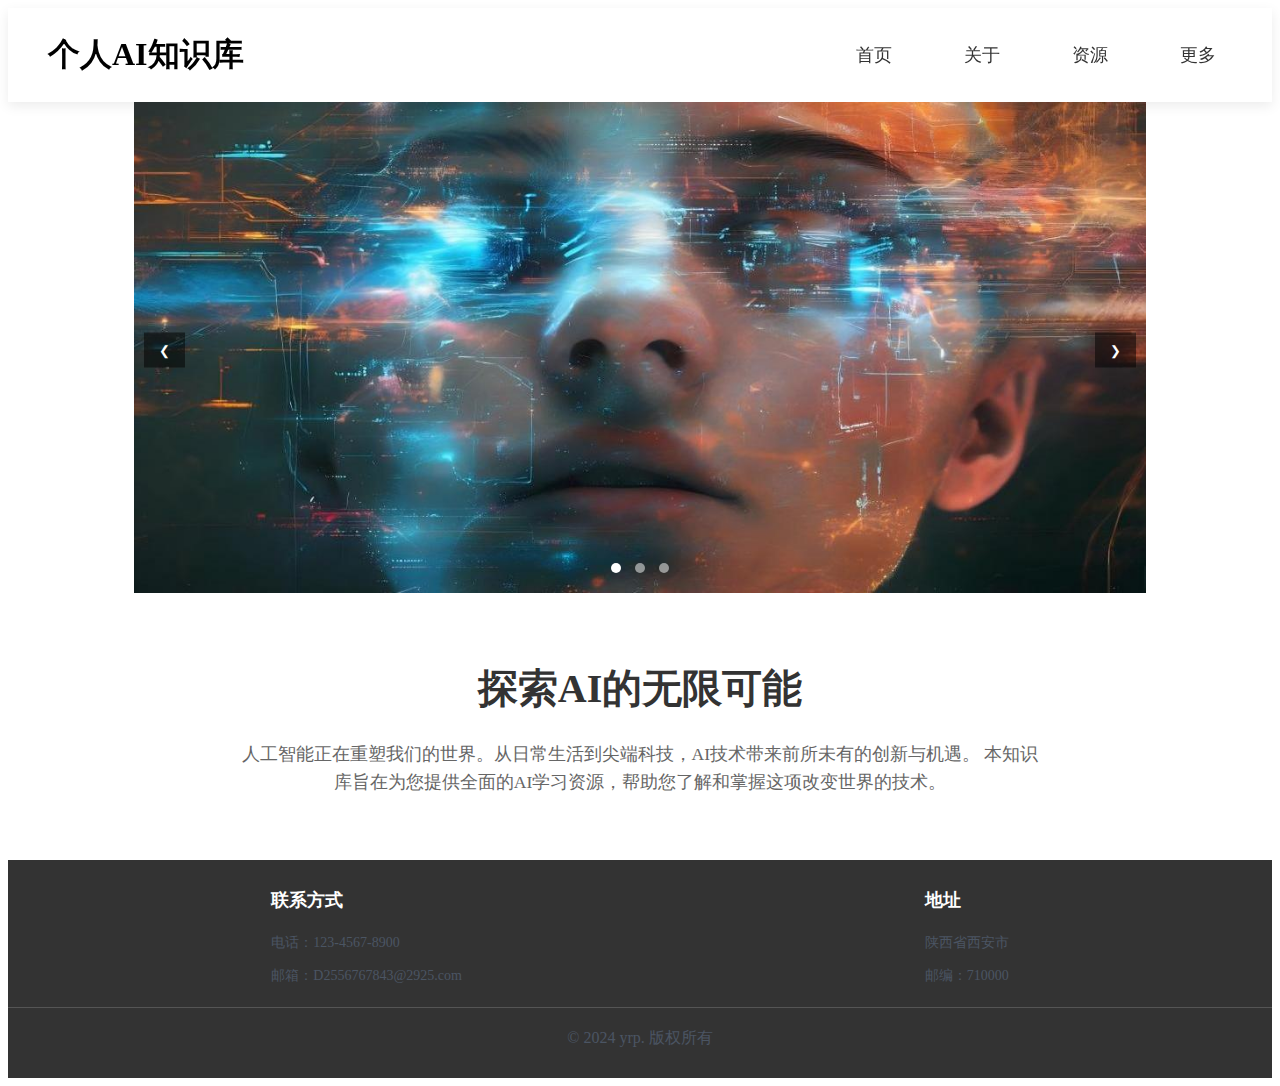
<file: index.html>
<!doctype html>
<html>
<head>
<meta charset="utf-8">
<title>首页</title>
<script src="https://cdn.staticfile.net/twitter-bootstrap/5.1.1/js/bootstrap.min.js"></script>
<link rel="stylesheet" href="layout.css">
<script src="js.js">
</script>
</head>

<body>
<header class="nav-area">
    <nav>
        <div class="logo">个人AI知识库</div>
        <ul class="nav-links">
            <li><a href="index.html" target="content">首页</a></li>
            <li><a href="index02.html">关于</a></li>
            <li><a href="index03.html">资源</a></li>
            <li><a href="index04.html">更多</a></li>
        </ul>
    </nav>
</header>

 <section class="hero-section">
        <div class="hero-slider">
            <!-- 添加轮播图容器 -->
            <div class="slider-container">
                <div class="slide">
                    <img src="images/0101.jpg" alt="AI技术展示">
                </div>
                <div class="slide">
                    <img src="images/0102.jpg" alt="机器学习应用">
                </div>
                <div class="slide">
                    <img src="images/0103.jpg" alt="深度学习示例">
                </div>
            </div>
            <!-- 添加导航按钮 -->
            <button class="slider-btn prev">&#10094;</button>
            <button class="slider-btn next">&#10095;</button>
            <!-- 添加指示点 -->
            <div class="slider-dots">
                <span class="dot active"></span>
                <span class="dot"></span>
                <span class="dot"></span>
            </div>
        </div>
    </section>

<section class="intro-section">
    <h1>探索AI的无限可能</h1>
    <p>人工智能正在重塑我们的世界。从日常生活到尖端科技，AI技术带来前所未有的创新与机遇。
       本知识库旨在为您提供全面的AI学习资源，帮助您了解和掌握这项改变世界的技术。</p>
</section>

<footer style="background-color: #333; color: white; padding: 10px 0; margin-top: 10px;">
    <div style="max-width: 1200px; margin: 0 auto; display: flex; justify-content: space-around;">
        <!-- 联系方式 -->
        <div class="footer-section">
            <h3>联系方式</h3>
            <p>电话：123-4567-8900</p>
            <p>邮箱：D2556767843@2925.com</p>
        </div>

        <!-- 地址信息 -->
        <div class="footer-section">
            <h3>地址</h3>
            <p>陕西省西安市</p>
            <p>邮编：710000</p>
        </div>
    </div>

    <!-- 版权信息 -->
    <div style="text-align: center; margin-top: 10px; padding-top: 0px; border-top: 1px solid #555;">
        <p>© 2024 yrp. 版权所有</p>
    </div>
</footer>
</body>
</html>
</file>
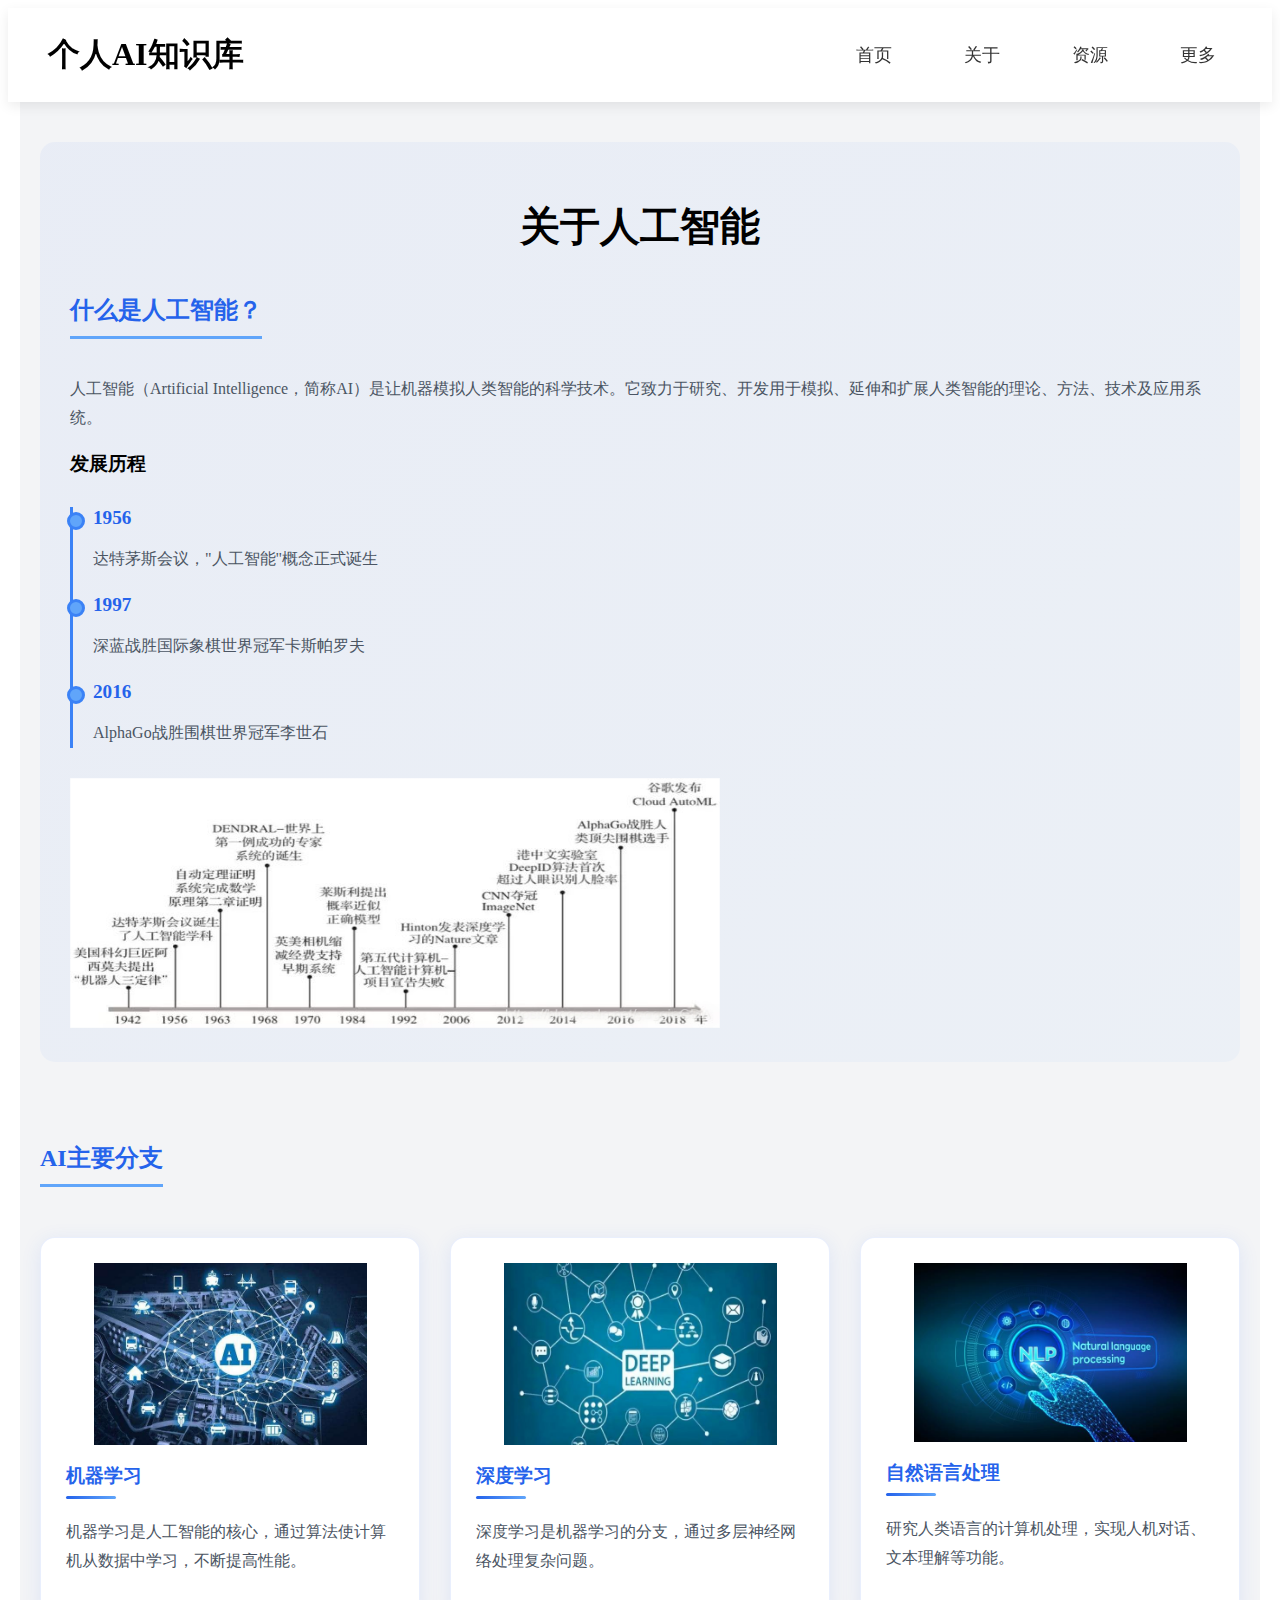
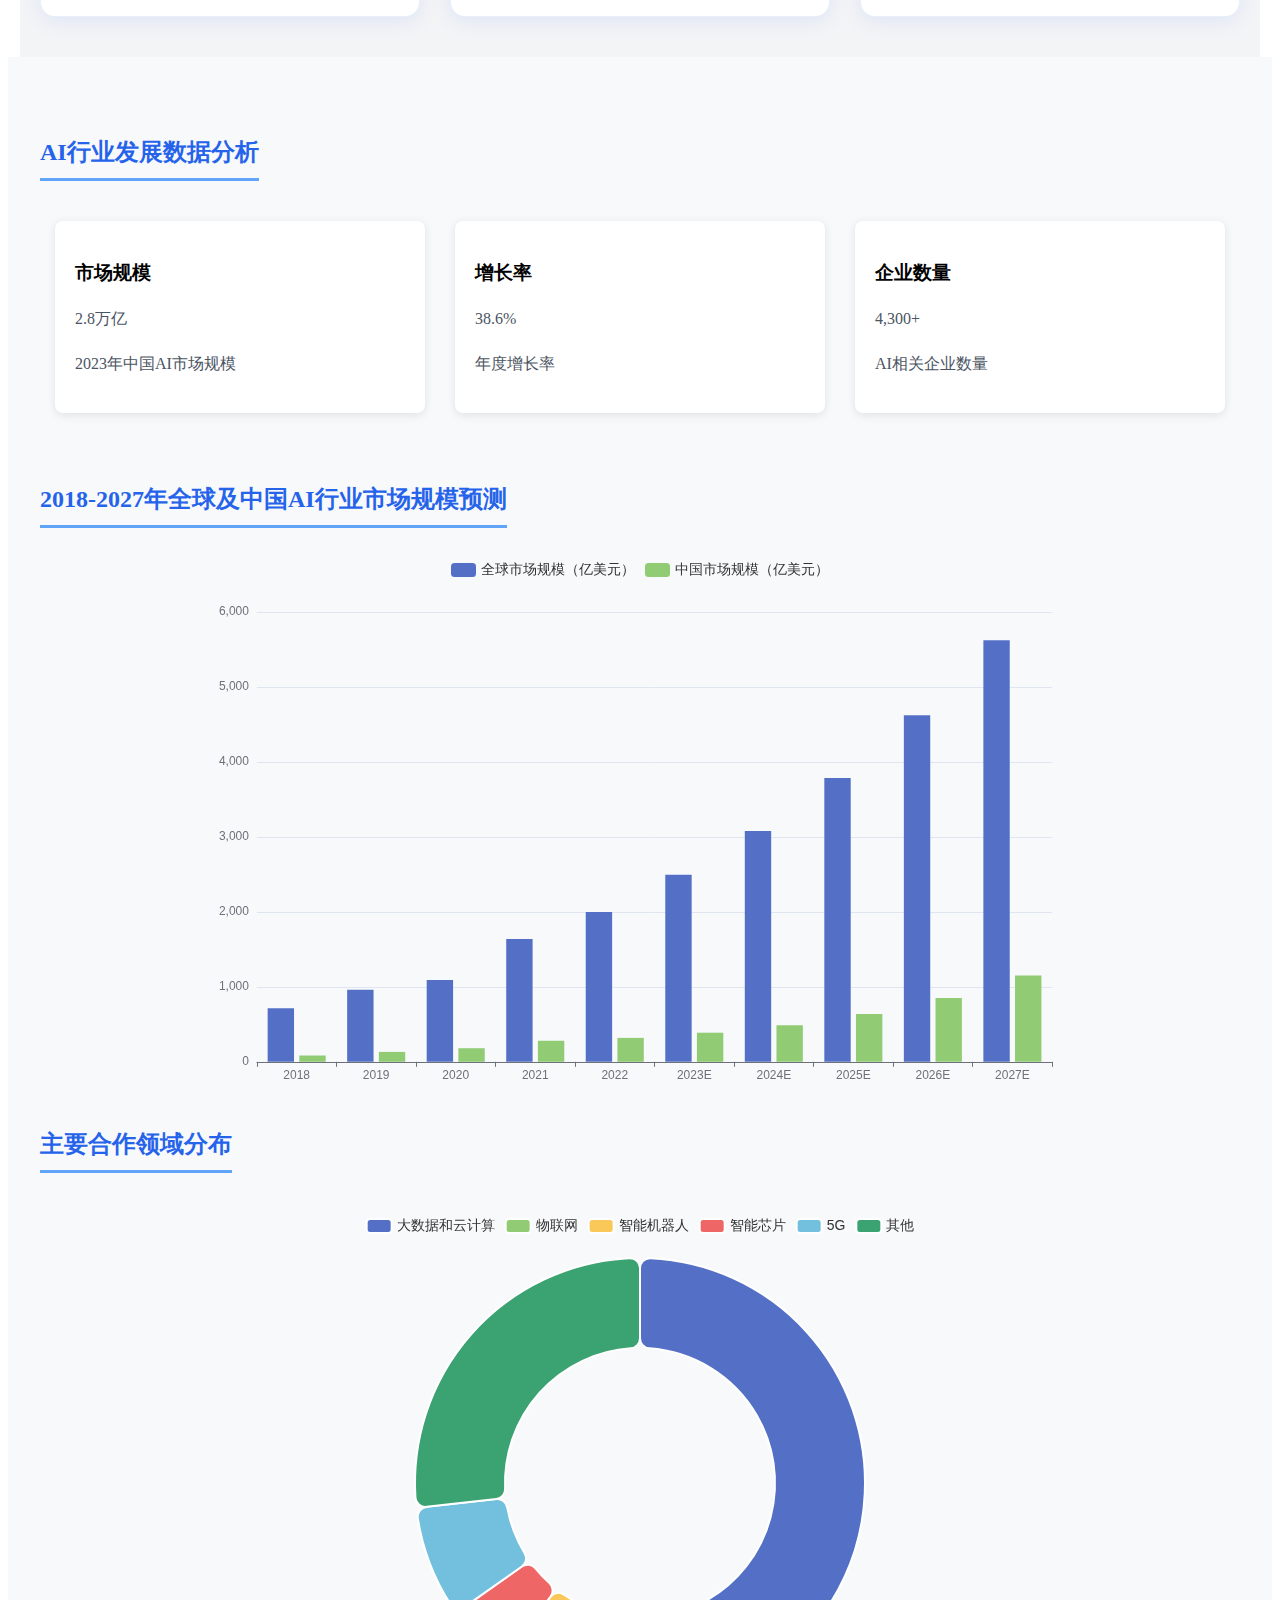
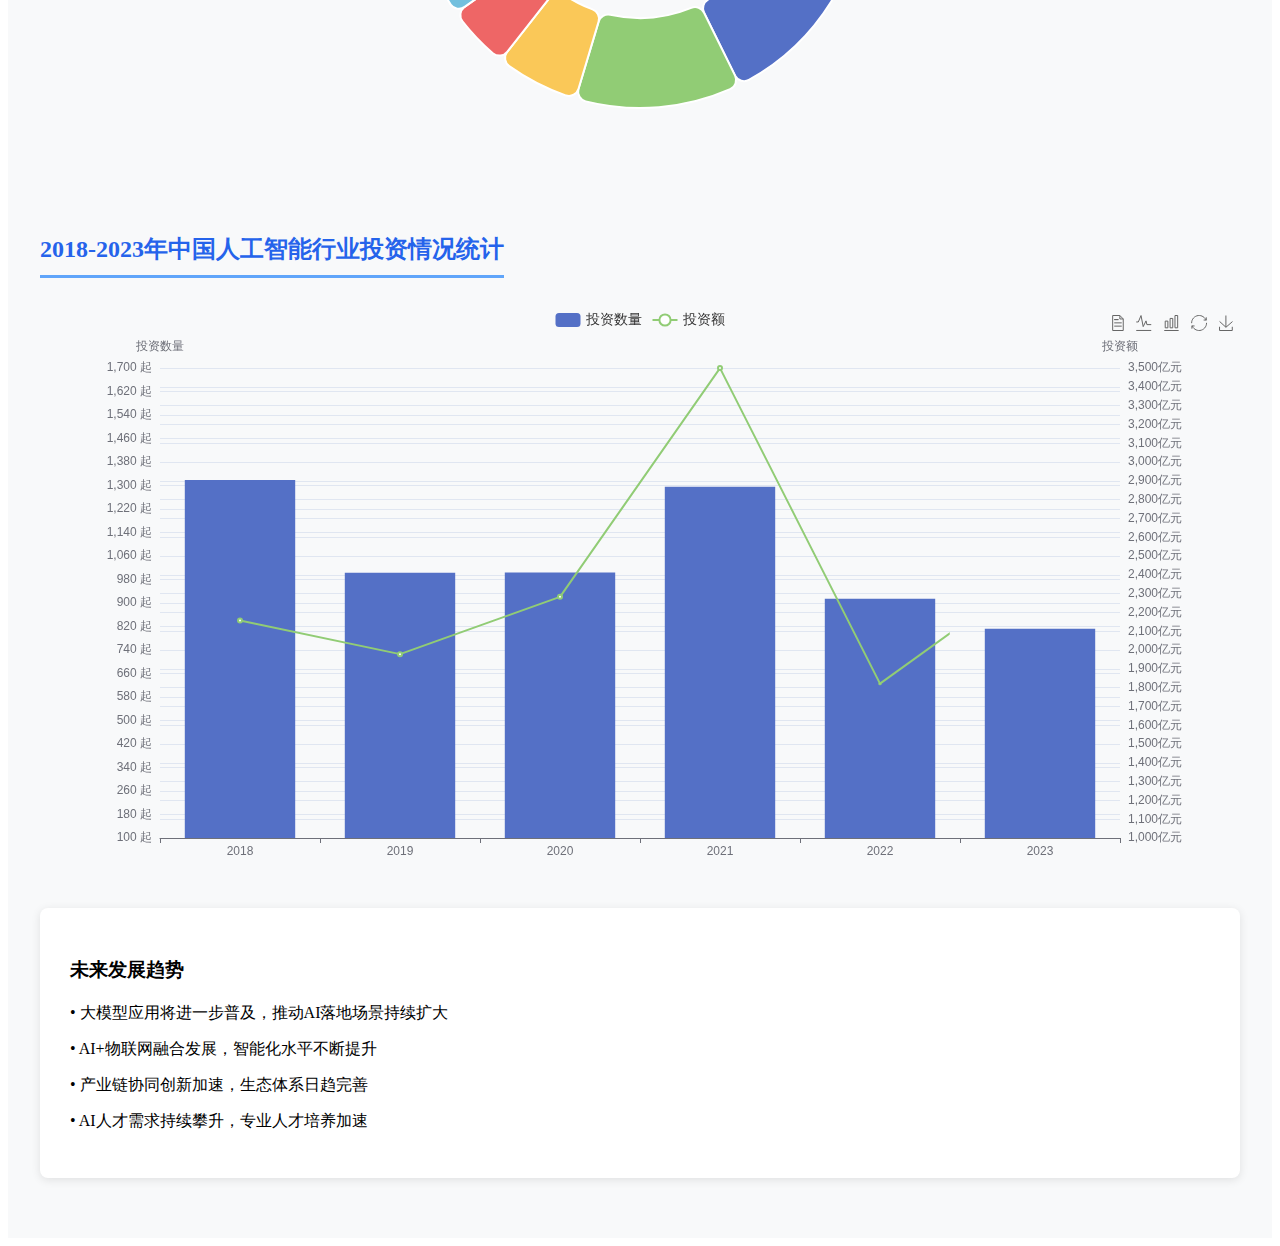
<file: index02.html>
<!doctype html>
<html>
<head>
<meta charset="utf-8">
<title>关于</title>
<link rel="stylesheet" href="layout.css">
<script src="https://cdn.staticfile.net/twitter-bootstrap/5.1.1/js/bootstrap.min.js"></script>
<script arc="https://cdn.staticfile.net/react/18.2.0/cjs/react-jsx-dev-runtime.development.js"></script>
<script type="text/javascript" src="echarts.js"></script>
</head>

<body>
<header class="nav-area">
    <nav>
        <div class="logo">个人AI知识库</div>
        <ul class="nav-links">
            <li><a href="index.html">首页</a></li>
            <li><a href="index02.html">关于</a></li>
            <li><a href="index03.html">资源</a></li>
            <li><a href="index04.html">更多</a></li>
        </ul>
    </nav>
</header>
<section class="about-ai">
    <div class="ai-intro">
        <h1>关于人工智能</h1>
        <div class="intro-content">
            <div class="intro-text">
                <h2>什么是人工智能？</h2>
                <p>人工智能（Artificial Intelligence，简称AI）是让机器模拟人类智能的科学技术。它致力于研究、开发用于模拟、延伸和扩展人类智能的理论、方法、技术及应用系统。</p>
                
                <h3>发展历程</h3>
                <div class="timeline">
                    <div class="timeline-item">
                        <span class="year">1956</span>
                        <p>达特茅斯会议，"人工智能"概念正式诞生</p>
                    </div>
                    <div class="timeline-item">
                        <span class="year">1997</span>
                        <p>深蓝战胜国际象棋世界冠军卡斯帕罗夫</p>
                    </div>
                    <div class="timeline-item">
                        <span class="year">2016</span>
                        <p>AlphaGo战胜围棋世界冠军李世石</p>
                    </div>
                </div>
            </div>
            <div class="intro-image">
                <img src="images/0201.png" alt="AI概览图" width="650px" height="250px">
            </div>
        </div>
    </div>

    <div class="ai-branches">
		<h2>AI主要分支</h2>
        <div class="branch-cards">
            <div class="branch-card">
                <img src="images/0202.jpg" alt="机器学习" width="273px">
                <h3>机器学习</h3>
                <p>机器学习是人工智能的核心，通过算法使计算机从数据中学习，不断提高性能。</p>
            </div>
            <div class="branch-card">
                <img src="images/0203.jpg" alt="深度学习" width="273px">
                <h3>深度学习</h3>
                <p>深度学习是机器学习的分支，通过多层神经网络处理复杂问题。</p>
            </div>
            <div class="branch-card">
                <img src="images/0204.jpg" alt="自然语言处理" width="273px">
                <h3>自然语言处理</h3>
                <p>研究人类语言的计算机处理，实现人机对话、文本理解等功能。</p>
            </div>
        </div>
    </div>
</section>
<!-- AI行业数据分析部分 -->
<section style="padding: 60px 0; background-color: #f8f9fa;">
    <div style="max-width: 1200px; margin: 0 auto;">
        <h2 style="text-align: center; margin-bottom: 40px;">AI行业发展数据分析</h2>
        
        <!-- 数据概览卡片 -->
        <div style="display: flex; justify-content: space-between; margin-bottom: 50px;">
            <div style="flex: 1; margin: 0 15px; padding: 20px; background: white; border-radius: 8px; box-shadow: 0 2px 10px rgba(0,0,0,0.1);">
                <h3>市场规模</h3>
                <p class="number">2.8万亿</p>
                <p>2023年中国AI市场规模</p>
            </div>
            <div style="flex: 1; margin: 0 15px; padding: 20px; background: white; border-radius: 8px; box-shadow: 0 2px 10px rgba(0,0,0,0.1);">
                <h3>增长率</h3>
                <p class="number">38.6%</p>
                <p>年度增长率</p>
            </div>
            <div style="flex: 1; margin: 0 15px; padding: 20px; background: white; border-radius: 8px; box-shadow: 0 2px 10px rgba(0,0,0,0.1);">
                <h3>企业数量</h3>
                <p class="number">4,300+</p>
                <p>AI相关企业数量</p>
            </div>
        </div>

	<h2 style="text-align: center; margin-bottom: 30px;">2018-2027年全球及中国AI行业市场规模预测</h2>
	<div id="contain1" style="width: 70vw; height: 60vh; margin: 0 auto;"></div>
			<script type="text/javascript">
				var dom = document.getElementById('contain1');
				var myChart = echarts.init(dom, null, {
				  renderer: 'canvas',
				  useDirtyRect: false
				});
				var app = {};

				var option;

				option = {
			  tooltip: {
				trigger: 'axis',
				axisPointer: {
				  type: 'shadow'
				}
			  },
			  legend: {
				textStyle: {
				  fontSize: 14
				}
			  },
			  grid: {
				 left: '3%',
			  right: '4%',
			  bottom: '3%',
			  top: '10%', 
			  containLabel: true,
			  width: 'auto',
			  height: 'auto'
			  },
			  xAxis: [
				{
				  type: 'category',
				  data: ['2018', '2019', '2020', '2021', '2022', '2023E', '2024E','2025E','2026E','2027E']
				}
			  ],
			  yAxis: [
				{
				  type: 'value'
				}
			  ],
			  series: [
				{
				  name: '全球市场规模（亿美元）',
				  type: 'bar',
				  emphasis: {
					focus: 'series'
				  },
				  data: [713,960, 1092, 1638, 1997, 2496, 3080, 3786,4623,5624]
				},
				{
				  name: '中国市场规模（亿美元）',
				  type: 'bar',
				  stack: 'Ad',
				  emphasis: {
					focus: 'series'
				  },
				  data: [84,132,181,281,319,388,488,637,850,1150]
				},
			  ]
			};

				if (option && typeof option === 'object') {
				  myChart.setOption(option);
				}

				window.addEventListener('resize', myChart.resize);
			  </script>
			
        <div style="margin-bottom: 20px;">
            <h2 style="text-align: center; margin-bottom: 10px;margin-top: 30px">主要合作领域分布</h2>
			<div id="contain2" style="width: 1100px; height: 600px; margin: 0 auto;"></div>
		<script type="text/javascript">
			var dom = document.getElementById('contain2');
			var myChart = echarts.init(dom, null, {
			  renderer: 'canvas',
			  useDirtyRect: false
			});
			var app = {};

			var option;

			option = {
		  tooltip: {
			trigger: 'item'
		  },
		  legend: {
			top: '5%',
			left: 'center',
			textStyle: {
			  fontSize: 14
			}
		  },
		  series: [
			{
			  name: '占比（%）',
			  type: 'pie',
			  radius: ['45%', '75%'],
			  avoidLabelOverlap: false,
			  itemStyle: {
				borderRadius: 10,
				borderColor: '#fff',
				borderWidth: 2
			  },
			  label: {
				show: false,
				position: 'center'
			  },
			  emphasis: {
				label: {
				  show: true,
				  fontSize: 45,
				  fontWeight: 'bold'
				}
			  },
			  labelLine: {
				show: false
			  },
			  data: [
			   { value: 42.70, name: '大数据和云计算' },
				{ value: 11.92, name: '物联网' },
				{ value: 5.99, name: '智能机器人' },
				{ value: 4.6, name: '智能芯片' },
				{ value: 8.02, name: '5G' },
				{ value: 26.77, name: '其他' },
			  ]
			}
		  ]
		};

			if (option && typeof option === 'object') {
			  myChart.setOption(option);
			}

			window.addEventListener('resize', myChart.resize);
		  </script>	
        </div>
		
	 <h2 style="text-align: center; margin-bottom: 30px;margin-top: 30px">2018-2023年中国人工智能行业投资情况统计</h2>
	<div id="contain3" style="width: 1200px; height: 600px; margin: 0 auto;"></div>
						<script type="text/javascript">	
						var chartDom = document.getElementById('contain3');
				var myChart = echarts.init(chartDom);
				var option;

				option = {
				  tooltip: {
					trigger: 'axis',
					axisPointer: {
					  type: 'cross',
					  crossStyle: {
						color: '#999'
					  }
					}
				  },
				  toolbox: {
					feature: {
					  dataView: { show: true, readOnly: false },
					  magicType: { show: true, type: ['line', 'bar'] },
					  restore: { show: true },
					  saveAsImage: { show: true }
					}
				  },
				  legend: {
					data: ['投资数量', '投资额'],
					textStyle: {
					  fontSize: 14
					}
				  },
				  xAxis: [
					{
					  type: 'category',
					  data: ['2018', '2019', '2020', '2021', '2022', '2023'],
					  axisPointer: {
						type: 'shadow'
					  }
					}
				  ],
				  yAxis: [
					{
					  type: 'value',
					  name: '投资数量',
					  min: 100,
					  max: 1700,
					  interval: 80,
					  axisLabel: {
						formatter: '{value} 起'
					  }
					},
					{
					  type: 'value',
					  name: '投资额',
					  min: 1000,
					  max: 3500,
					  interval: 100,
					  axisLabel: {
						formatter: '{value}亿元'
					  }
					}
				  ],
				  series: [
					{
					  name: '投资数量',
					  type: 'bar',
					  tooltip: {
						valueFormatter: function (value) {
						  return value + '起';
						}
					  },
					  data: [1347, 1024, 1025, 1323, 933, 829]
					},

					{
					  name: '投资额',
					  type: 'line',
					  yAxisIndex: 1,
					  tooltip: {
						valueFormatter: function (value) {
						  return value + ' 亿元';
						}
					  },
					  data: [2157.08, 1978, 2282.71, 3499.55, 1821.07, 2434.32]
					}
				  ]
				};

				option && myChart.setOption(option);
		</script>

        <!-- 发展趋势分析 -->
        <div style="background: white; padding: 30px; border-radius: 8px; box-shadow: 0 2px 10px rgba(0,0,0,0.1);">
            <h3 style="margin-bottom: 20px;">未来发展趋势</h3>
            <ul style="list-style: none; padding: 0;">
                <li style="margin-bottom: 15px;">• 大模型应用将进一步普及，推动AI落地场景持续扩大</li>
                <li style="margin-bottom: 15px;">• AI+物联网融合发展，智能化水平不断提升</li>
                <li style="margin-bottom: 15px;">• 产业链协同创新加速，生态体系日趋完善</li>
                <li style="margin-bottom: 15px;">• AI人才需求持续攀升，专业人才培养加速</li>
            </ul>
        </div>
    </div>
</section>
</body>
</html>
</file>
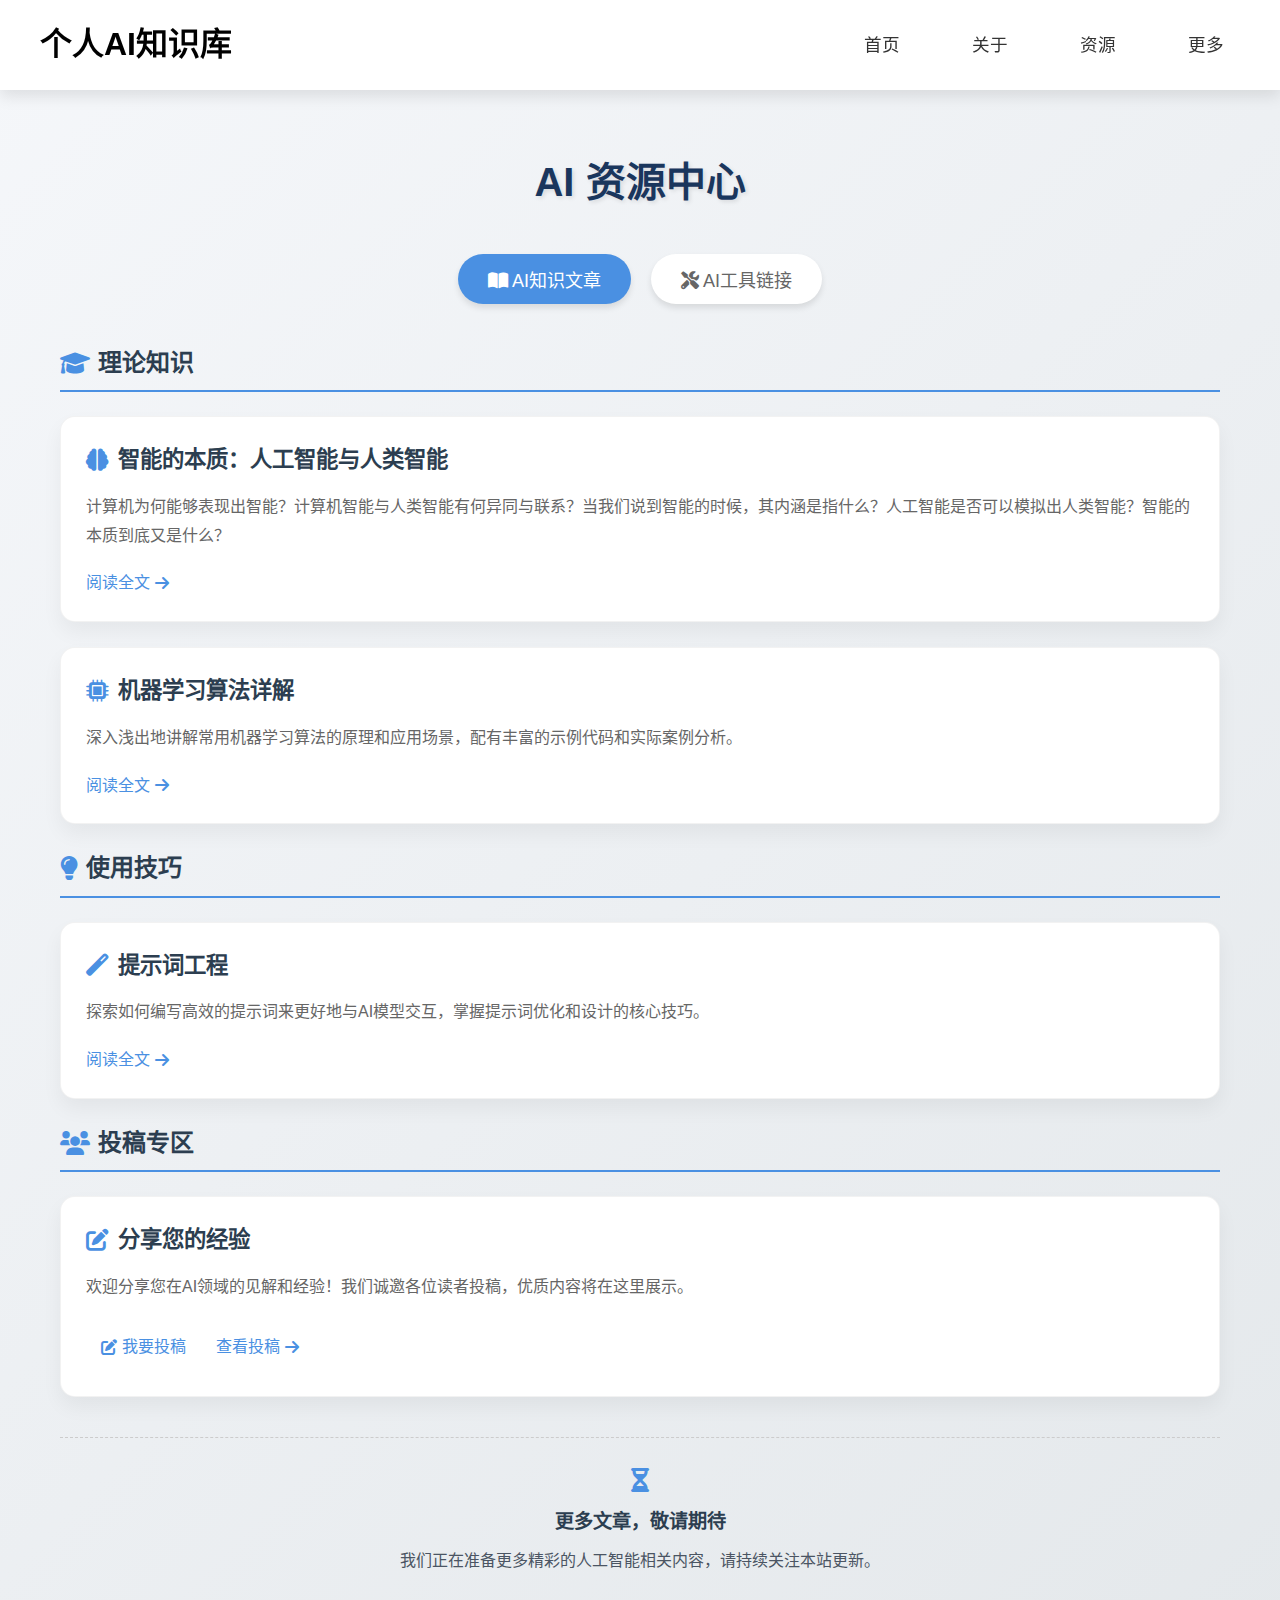
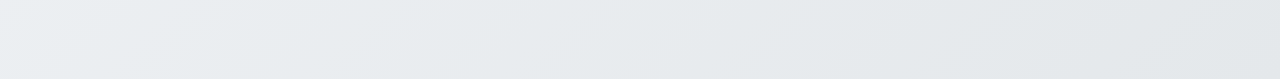
<file: index03.html>
<!DOCTYPE html>
<html lang="zh-CN">
<head>
    <link rel="stylesheet" href="layout.css">
	<meta charset="UTF-8">
    <meta name="viewport" content="width=device-width, initial-scale=1.0">
    <title>AI资源分享</title>
    <link rel="stylesheet" href="https://cdnjs.cloudflare.com/ajax/libs/font-awesome/6.0.0/css/all.min.css">
	<script src="https://cdn.staticfile.net/twitter-bootstrap/5.1.1/js/bootstrap.min.js"></script>
	<link rel="stylesheet" href="layout.css">
    <style>
        * {
            margin: 0;
            padding: 0;
            box-sizing: border-box;
        }

        body {
            font-family: "PingFang SC", "Microsoft YaHei", sans-serif;
            line-height: 1.6;
            background: linear-gradient(135deg, #f5f7fa 0%, #e4e8eb 100%);
            color: #2c3e50;
            min-height: 100vh;
        }

        .container {
            max-width: 1200px;
            margin: 40px auto;
            padding: 20px;
        }

        .page-title {
            text-align: center;
            margin-bottom: 40px;
            color: #1a365d;
            font-size: 2.5em;
            font-weight: 600;
            text-shadow: 2px 2px 4px rgba(0,0,0,0.1);
        }

        .tabs {
            display: flex;
            justify-content: center;
            margin-bottom: 40px;
            gap: 20px;
        }

        .tab-button {
            padding: 12px 30px;
            font-size: 18px;
            background: white;
            border: none;
            border-radius: 50px;
            cursor: pointer;
            transition: all 0.3s ease;
            box-shadow: 0 4px 6px rgba(0,0,0,0.1);
            color: #666;
            font-weight: 500;
        }

        .tab-button:hover {
            transform: translateY(-2px);
            box-shadow: 0 6px 12px rgba(0,0,0,0.15);
        }

        .tab-button.active {
            background: #4a90e2;
            color: white;
        }

        .tab-content {
            display: none;
            animation: fadeIn 0.5s ease;
        }

        .tab-content.active {
            display: block;
        }

        .resource-card {
            background: white;
            border-radius: 15px;
            padding: 25px;
            margin-bottom: 25px;
            box-shadow: 0 10px 20px rgba(0,0,0,0.05);
            transition: all 0.3s ease;
            border: 1px solid rgba(0,0,0,0.05);
        }

        .resource-card:hover {
            transform: translateY(-5px);
            box-shadow: 0 15px 30px rgba(0,0,0,0.1);
        }

        .resource-card h3 {
            color: #2c3e50;
            margin-bottom: 15px;
            font-size: 1.4em;
            display: flex;
            align-items: center;
            gap: 10px;
        }

        .resource-card h3 i {
            color: #4a90e2;
        }

        .resource-card p {
            color: #666;
            margin-bottom: 20px;
            line-height: 1.8;
        }

        .resource-card a {
            color: #4a90e2;
            text-decoration: none;
            font-weight: 500;
            display: inline-flex;
            align-items: center;
            gap: 5px;
            transition: all 0.3s ease;
        }

        .resource-card a:hover {
            color: #2171cd;
            gap: 10px;
        }
		.action-buttons {
    display: flex;
    gap: 15px;
    margin-top: 10px;
}

.submit-btn {
    color: white;
    padding: 8px 15px;
    border-radius: 5px;
    text-decoration: none;
    transition: background-color 0.3s;
}

.submit-btn:hover {
    background-color: #72B4C3;
}
        .tool-grid {
            display: grid;
            grid-template-columns: repeat(auto-fill, minmax(350px, 1fr));
            gap: 25px;
        }

        .tool-card {
            background: white;
            border-radius: 15px;
            padding: 25px;
            transition: all 0.3s ease;
            border: 1px solid rgba(0,0,0,0.05);
            box-shadow: 0 10px 20px rgba(0,0,0,0.05);
        }

        .tool-card:hover {
            transform: translateY(-5px);
            box-shadow: 0 15px 30px rgba(0,0,0,0.1);
        }

        .tool-icon {
            width: 50px;
            height: 50px;
            background: #4a90e2;
            border-radius: 12px;
            display: flex;
            align-items: center;
            justify-content: center;
            margin-bottom: 15px;
        }

        .tool-icon i {
            color: white;
            font-size: 24px;
        }

        @keyframes fadeIn {
            from {
                opacity: 0;
                transform: translateY(20px);
            }
            to {
                opacity: 1;
                transform: translateY(0);
            }
        }
		.coming-soon {
    text-align: center;
    padding: 30px;
    color: #666;
    margin-top: 40px;
    border-top: 1px dashed #ccc;
}

.coming-soon i {
    font-size: 24px;
    color: #4a90e2;
    margin-bottom: 15px;
}

.coming-soon h3 {
    font-size: 1.2em;
    margin-bottom: 10px;
    color: #2c3e50;
}

.coming-soon p {
    font-size: 16px;
    line-height: 1.6;
}
    </style>
</head>
<body>
    <header class="nav-area">
    <nav>
        <div class="logo">个人AI知识库</div>
        <ul class="nav-links">
            <li><a href="index.html">首页</a></li>
            <li><a href="index02.html">关于</a></li>
            <li><a href="index03.html">资源</a></li>
            <li><a href="index04.html">更多</a></li>
        </ul>
    </nav>
</header>
	<div class="container">
        <h1 class="page-title">AI 资源中心</h1>
        
        <div class="tabs">
            <button class="tab-button active" onclick="openTab('articles')">
                <i class="fas fa-book-open"></i> AI知识文章
            </button>
            <button class="tab-button" onclick="openTab('tools')">
                <i class="fas fa-tools"></i> AI工具链接
            </button>
        </div>

       <div id="articles" class="tab-content active">
    <!-- 理论知识 -->
    <div class="article-section">
        <h2 class="section-title"><i class="fas fa-graduation-cap"></i> 理论知识</h2>
        <div class="resource-card">
            <h3><i class="fas fa-brain"></i> 智能的本质：人工智能与人类智能</h3>
            <p>计算机为何能够表现出智能？计算机智能与人类智能有何异同与联系？当我们说到智能的时候，其内涵是指什么？人工智能是否可以模拟出人类智能？智能的本质到底又是什么？</p>
            <a href="index0301.html">阅读全文 <i class="fas fa-arrow-right"></i></a>
        </div>

        <div class="resource-card">
            <h3><i class="fas fa-microchip"></i> 机器学习算法详解</h3>
            <p>深入浅出地讲解常用机器学习算法的原理和应用场景，配有丰富的示例代码和实际案例分析。</p>
            <a href="index0302.html">阅读全文 <i class="fas fa-arrow-right"></i></a>
        </div>
    </div>

    <!-- 使用技巧 -->
    <div class="article-section">
        <h2 class="section-title"><i class="fas fa-lightbulb"></i> 使用技巧</h2>
        <div class="resource-card">
            <h3><i class="fas fa-magic"></i> 提示词工程</h3>
            <p>探索如何编写高效的提示词来更好地与AI模型交互，掌握提示词优化和设计的核心技巧。</p>
            <a href="index0303.html">阅读全文 <i class="fas fa-arrow-right"></i></a>
        </div>
    </div>

    <!-- 投稿专区 -->
    <div class="article-section">
        <h2 class="section-title"><i class="fas fa-users"></i> 投稿专区</h2>
        <div class="resource-card submission-card">
            <h3><i class="fas fa-pen-to-square"></i> 分享您的经验</h3>
            <p>欢迎分享您在AI领域的见解和经验！我们诚邀各位读者投稿，优质内容将在这里展示。</p>
            <div class="action-buttons">
                <a href="submit-article.html" class="submit-btn"><i class="fas fa-pen-to-square"></i> 我要投稿</a>
                <a href="community-articles.html" class="view-btn">查看投稿 <i class="fas fa-arrow-right"></i></a>
            </div>
        </div>
    </div>

    <div class="coming-soon">
        <i class="fas fa-hourglass-half"></i>
        <h3>更多文章，敬请期待</h3>
        <p>我们正在准备更多精彩的人工智能相关内容，请持续关注本站更新。</p>
    </div>
</div>
        </div>

<div id="tools" class="tab-content">
    <div class="tools-container">
        <!-- 文本类 -->
        <div class="tool-category">
            <div class="category-header">
                <i class="fas fa-comment-dots"></i>
                <h2>文本生成</h2>
            </div>
            <div class="tool-grid">
                <div class="tool-card">
                    <div class="tool-icon">
                        <i class="fas fa-robot"></i>
                    </div>
                    <h3>ChatGPT</h3>
                    <p>OpenAI开发的大型语言模型，可用于对话和文本生成。支持多种语言，能够理解上下文。</p>
                    <a href="https://chat.openai.com" target="_blank" class="visit-btn">
                        访问网站 <i class="fas fa-external-link-alt"></i>
                    </a>
                </div>
                <div class="tool-card">
                    <div class="tool-icon">
                        <i class="fas fa-brain"></i>
                    </div>
                    <h3>Claude</h3>
                    <p>Anthropic开发的AI助手，擅长学术写作和深度分析，支持更长的上下文。</p>
                    <a href="https://claude.ai" target="_blank" class="visit-btn">
                        访问网站 <i class="fas fa-external-link-alt"></i>
                    </a>
                </div>
				<div class="tool-card">
                    <div class="tool-icon">
                        <i class="fas fa-comment-dots"></i>
                    </div>
                    <h3>Kimi</h3>
                    <p>由Moonshot AI开发的人工智能助手,擅长中英文对话,具备阅读和理解多种文件格式的能力。</p>
                    <a href="https://kimi.moonshot.cn/chat/ctanl6ab2bi6e9u6eka0" target="_blank" class="visit-btn">
                        访问网站 <i class="fas fa-external-link-alt"></i>
                    </a>
                </div>
				<div class="tool-card">
                    <div class="tool-icon">
                        <i class="fas fa-microchip"></i>
                    </div>
                    <h3>SenseChat（商量）</h3>
                    <p>商汤科技旗下的语言大模型应用平台，拥有多模态文件处理能力和超长文本理解、思考、生成能力。</p>
                    <a href="https://kimi.moonshot.cn/chat/ctanl6ab2bi6e9u6eka0" target="_blank" class="visit-btn">
                        访问网站 <i class="fas fa-external-link-alt"></i>
                    </a>
                </div>
            </div>
        </div>

        <!-- 绘图类 -->
        <div class="tool-category">
            <div class="category-header">
                <i class="fas fa-palette"></i>
                <h2>AI绘画</h2>
            </div>
            <div class="tool-grid">
                <div class="tool-card">
                    <div class="tool-icon">
                        <i class="fas fa-paint-brush"></i>
                    </div>
                    <h3>Midjourney</h3>
                    <p>AI图像生成工具，可根据文本描述创建高质量图片。适用于艺术创作和设计领域。</p>
                    <a href="https://www.midjourney.com" target="_blank" class="visit-btn">
                        访问网站 <i class="fas fa-external-link-alt"></i>
                    </a>
                </div>
                <div class="tool-card">
                    <div class="tool-icon">
                        <i class="fas fa-wand-magic-sparkles"></i>
                    </div>
                    <h3>Stable Diffusion</h3>
                    <p>开源的AI绘画模型，支持本地部署，可进行深度定制和个性化训练。</p>
                    <a href="https://stability.ai" target="_blank" class="visit-btn">
                        访问网站 <i class="fas fa-external-link-alt"></i>
                    </a>
                </div>
				<div class="tool-card">
                    <div class="tool-icon">
                        <i class="fas fa-cloud"></i>
                    </div>
                    <h3>SenseMirage（秒画）</h3>
                    <p>商汤科技旗下的文生图模型。自研模型+开源模型+自定义LoRA安放无尽想象力。</p>
                    <a href="https://miaohua.sensetime.com/?from=allisai.com" target="_blank" class="visit-btn">
                        访问网站 <i class="fas fa-external-link-alt"></i>
                    </a>
                </div>
				<div class="tool-card">
                    <div class="tool-icon">
                        <i class="fas fa-lightbulb"></i>
                    </div>
                    <h3>即梦AI</h3>
                    <p>剪映旗下产品，支持通过自然语言及图片输入，生成高质量的图像及<b>视频</b>。</p>
                    <a href="https://jimeng.jianying.com" target="_blank" class="visit-btn">
                        访问网站 <i class="fas fa-external-link-alt"></i>
                    </a>
                </div>
            </div>
        </div>

       <!-- 视频类 -->
        <div class="tool-category">
            <div class="category-header">
                <i class="fas fa-video"></i>
                <h2>AI视频</h2>
            </div>
            <div class="tool-grid">
                <div class="tool-card">
                    <div class="tool-icon">
                        <i class="fas fa-film"></i>
                    </div>
                    <h3>Runway</h3>
                    <p>专业的AI视频创作平台，支持视频编辑、特效制作、文本生成视频等功能。</p>
                    <a href="https://runway.ml" target="_blank" class="visit-btn">
                        访问网站 <i class="fas fa-external-link-alt"></i>
                    </a>
                </div>
                <div class="tool-card">
                    <div class="tool-icon">
                        <i class="fas fa-magic"></i>
                    </div>
                    <h3>Pika Labs</h3>
                    <p>新兴的AI视频生成工具，可通过文本描述生成短视频，支持多种风格转换。</p>
                    <a href="https://pika.art" target="_blank" class="visit-btn">
                        访问网站 <i class="fas fa-external-link-alt"></i>
                    </a>
                </div>
                <div class="tool-card">
                    <div class="tool-icon">
                        <i class="fas fa-camera-retro"></i>
                    </div>
                    <h3>Synthesia</h3>
                    <p>AI数字人视频生成平台，可快速制作专业的数字人讲解视频，支持多语言。</p>
                    <a href="https://www.synthesia.io" target="_blank" class="visit-btn">
                        访问网站 <i class="fas fa-external-link-alt"></i>
                    </a>
                </div>
                <div class="tool-card">
                    <div class="tool-icon">
                        <i class="fas fa-star"></i>
                    </div>
                    <h3>Gen-2</h3>
                    <p>Runway推出的第二代AI视频生成模型，支持文本生成视频、图片转视频、视频风格迁移等高级功能。</p>
                    <a href="https://research.runwayml.com/gen2" target="_blank" class="visit-btn">
                        访问网站 <i class="fas fa-external-link-alt"></i>
                    </a>
                </div>
				<div class="tool-card">
                    <div class="tool-icon">
                        <i class="fas fa-thumbs-up"></i>
                    </div>
                    <h3>Sora</h3>
                    <p>OpenAI推出的文本到视频模型。它能根据用户输入的描述性提示快速生成视频，还可对现有视频进行编辑和扩展。</p>
                    <a href="https://sora.com/" target="_blank" class="visit-btn">
                        访问网站 <i class="fas fa-external-link-alt"></i>
                    </a>
                </div>
            </div>
        </div>
        
        <!-- 代码生成类 -->
        <div class="tool-category">
            <div class="category-header">
                <i class="fas fa-code"></i>
                <h2>AI编程</h2>
            </div>
            <div class="tool-grid">
                <div class="tool-card">
                    <div class="tool-icon">
                        <i class="fas fa-hat-wizard"></i>
                    </div>
                    <h3>GitHub Copilot</h3>
                    <p>微软与GitHub合作开发的AI编程助手，可实时提供代码建议和自动补全功能。</p>
                    <a href="https://github.com/features/copilot" target="_blank" class="visit-btn">
                        访问网站 <i class="fas fa-external-link-alt"></i>
                    </a>
                </div>
                <div class="tool-card">
                    <div class="tool-icon">
                        <i class="fas fa-terminal"></i>
                    </div>
                    <h3>Amazon CodeWhisperer</h3>
                    <p>亚马逊推出的AI代码生成工具，支持多种编程语言，提供实时代码建议。</p>
                    <a href="https://aws.amazon.com/codewhisperer" target="_blank" class="visit-btn">
                        访问网站 <i class="fas fa-external-link-alt"></i>
                    </a>
                </div>
                <div class="tool-card">
                    <div class="tool-icon">
                        <i class="fas fa-bolt"></i>
                    </div>
                    <h3>Cursor</h3>
                    <p>基于AI的代码编辑器，集成了强大的代码生成和编辑功能，支持自然语言交互。</p>
                    <a href="https://cursor.sh" target="_blank" class="visit-btn">
                        访问网站 <i class="fas fa-external-link-alt"></i>
                    </a>
                </div>
                <div class="tool-card">
                    <div class="tool-icon">
                        <i class="fas fa-dna"></i>
                    </div>
                    <h3>Tabnine</h3>
                    <p>AI驱动的代码补全工具，支持所有主流IDE，提供精准的代码建议。</p>
                    <a href="https://www.tabnine.com" target="_blank" class="visit-btn">
                        访问网站 <i class="fas fa-external-link-alt"></i>
                    </a>
                </div>
            </div>
        </div>
		        <!-- 新闻传播垂类AI -->
        <div class="tool-category">
            <div class="category-header">
                <i class="fas fa-newspaper"></i>
                <h2>新闻传播领域垂类AI</h2>
            </div>
            <div class="tool-grid">
                <div class="tool-card">
                    <div class="tool-icon">
                        <i class="fas fa-bullhorn"></i>
                    </div>
                    <h3>新华妙笔</h3>
                    <p>AI公文写作学习平台，由新华社媒体融合生产技术与系统国家重点实验室与博特智能公司联合研发。 </p>
                    <a href="https://miaobi.xinhuaskl.com/" target="_blank" class="visit-btn">
                        访问网站 <i class="fas fa-external-link-alt"></i>
                    </a>
                </div>
                <div class="tool-card">
                    <div class="tool-icon">
                        <i class="fas fa-broadcast-tower"></i>
                    </div>
                    <h3>人民日报创作大脑AI+</h3>
                    <p>集纳大模型、自然语言处理、计算机视觉、音频语义理解、图像识别等多项先进的人工智能技术，实现内容智能化生产及协作。</p>
                    <a href="https://ai.pdnews.cn/home" target="_blank" class="visit-btn">
                        访问网站 <i class="fas fa-external-link-alt"></i>
                    </a>
                </div>
                <div class="tool-card">
                    <div class="tool-icon">
                        <i class="fas fa-tv"></i>
                    </div>
                    <h3>央视听媒体大模型</h3>
                    <p>首个专注于视听媒体内容生产的AI大模型，基于上海AI实验室的书生通用大模型体系，集合了中央广播电视总台的海量视听数据。</p>
                    <a href="https://cmg.openxlab.org.cn/" target="_blank" class="visit-btn">
                        访问网站 <i class="fas fa-external-link-alt"></i>
                    </a>
                </div>
            </div>
        </div>
    </div>
</div>
		
    <script>
        function openTab(tabName) {
            const tabContents = document.getElementsByClassName('tab-content');
            const tabButtons = document.getElementsByClassName('tab-button');
            
            Array.from(tabContents).forEach(content => {
                content.classList.remove('active');
            });
            
            Array.from(tabButtons).forEach(button => {
                button.classList.remove('active');
            });
            
            document.getElementById(tabName).classList.add('active');
            event.currentTarget.classList.add('active');
        }
    </script>
</body>
</html>
</file>
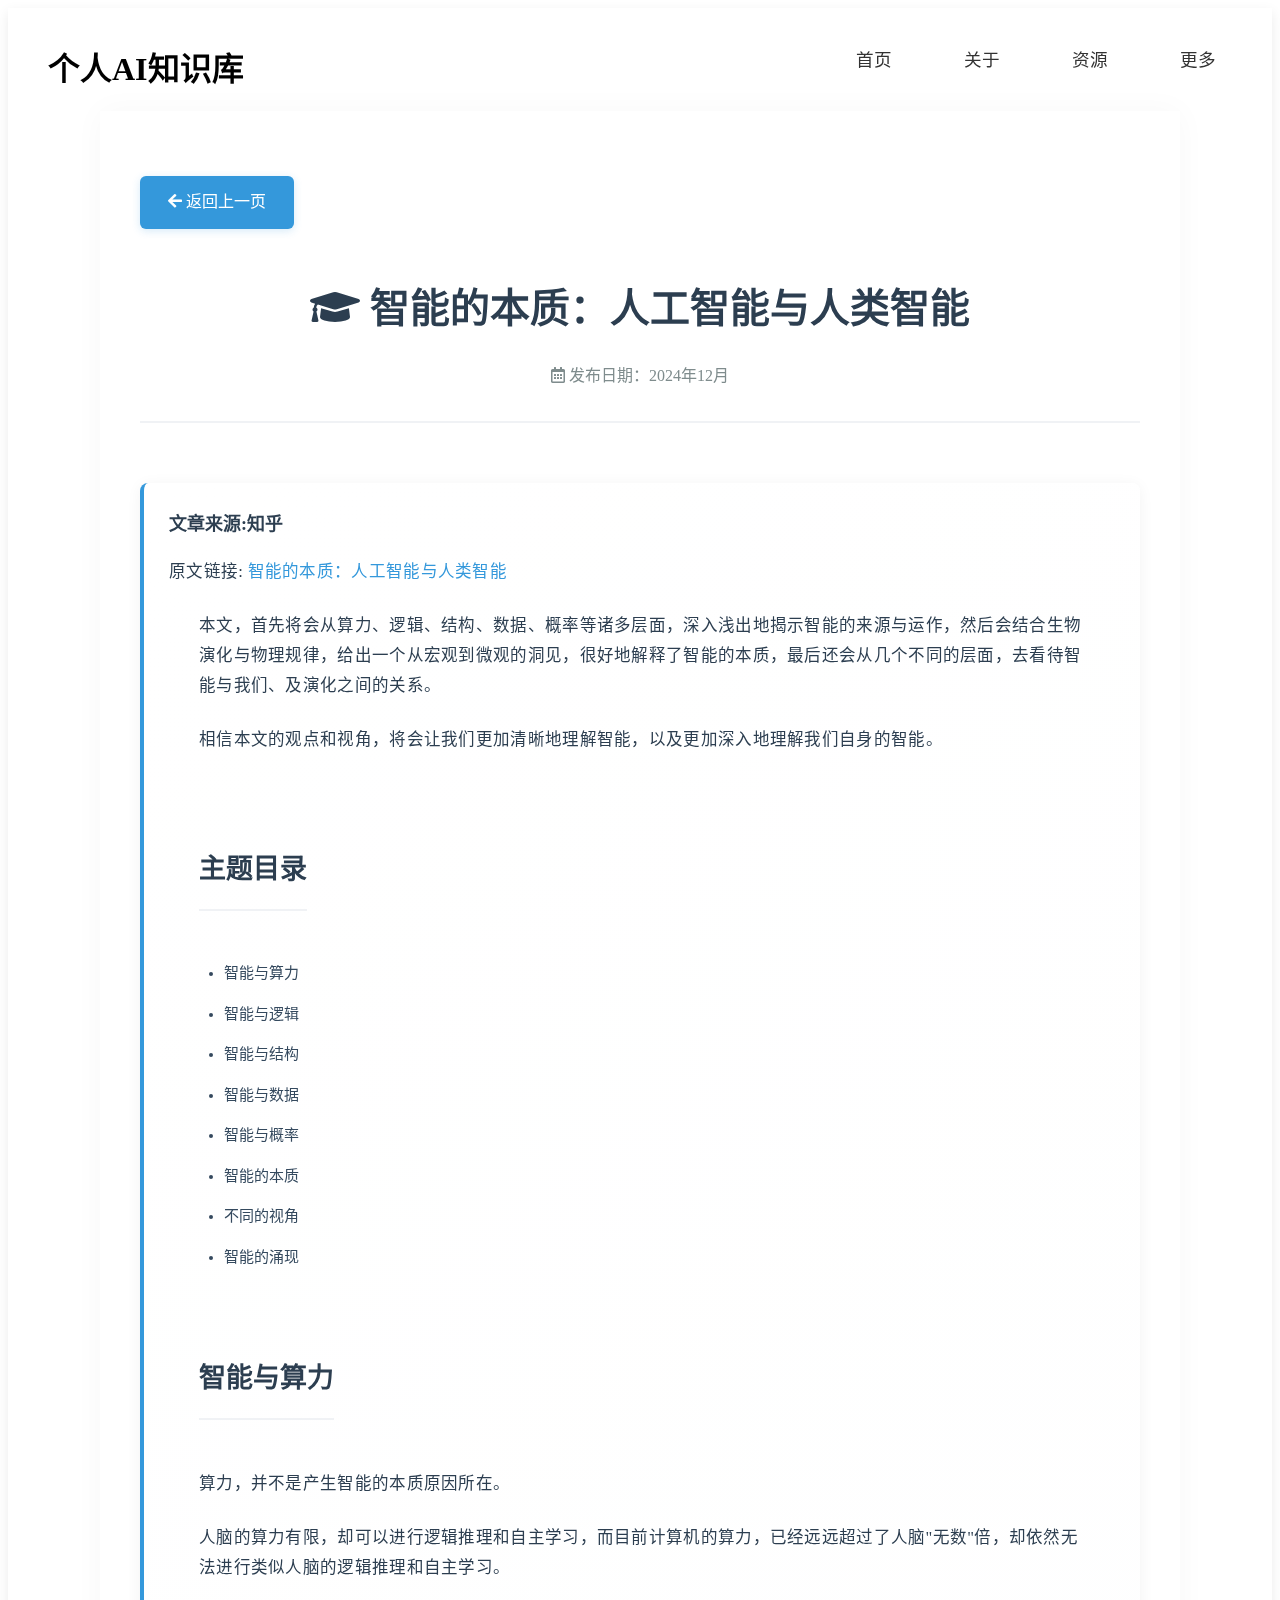
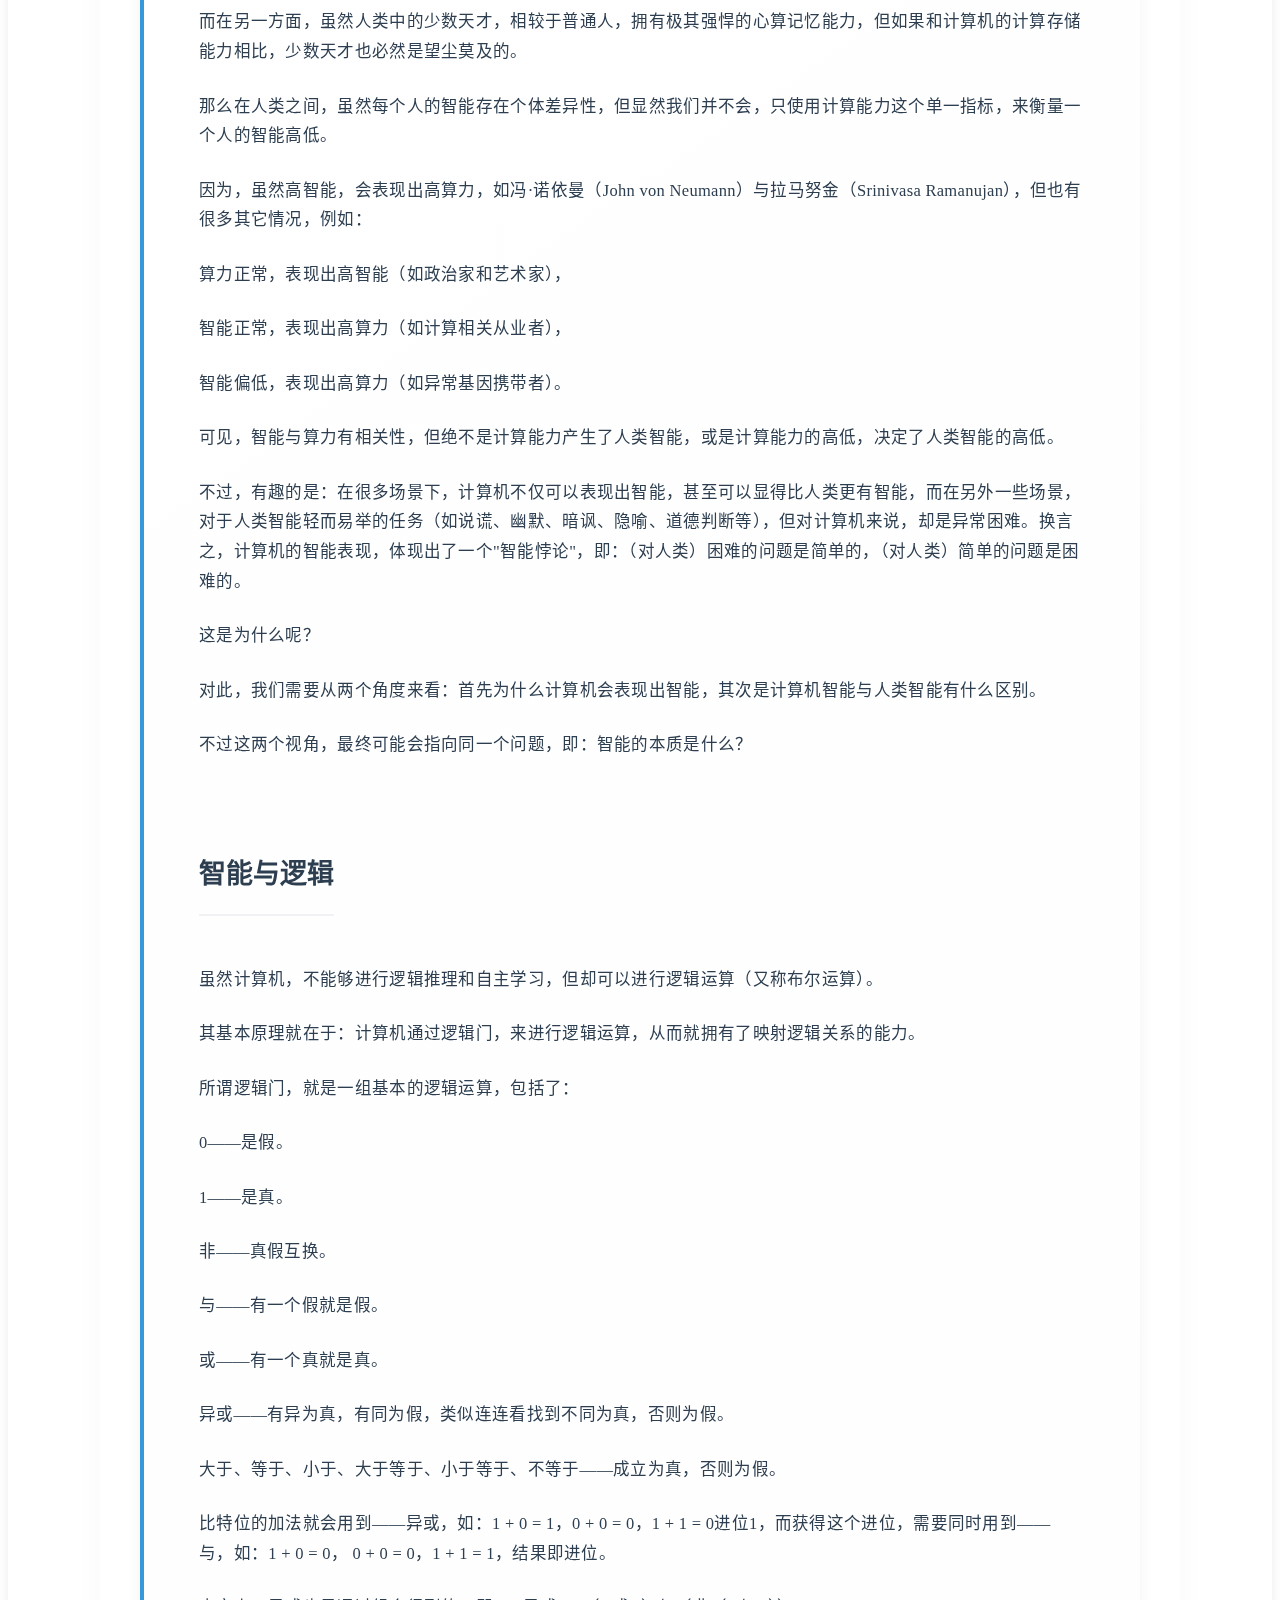
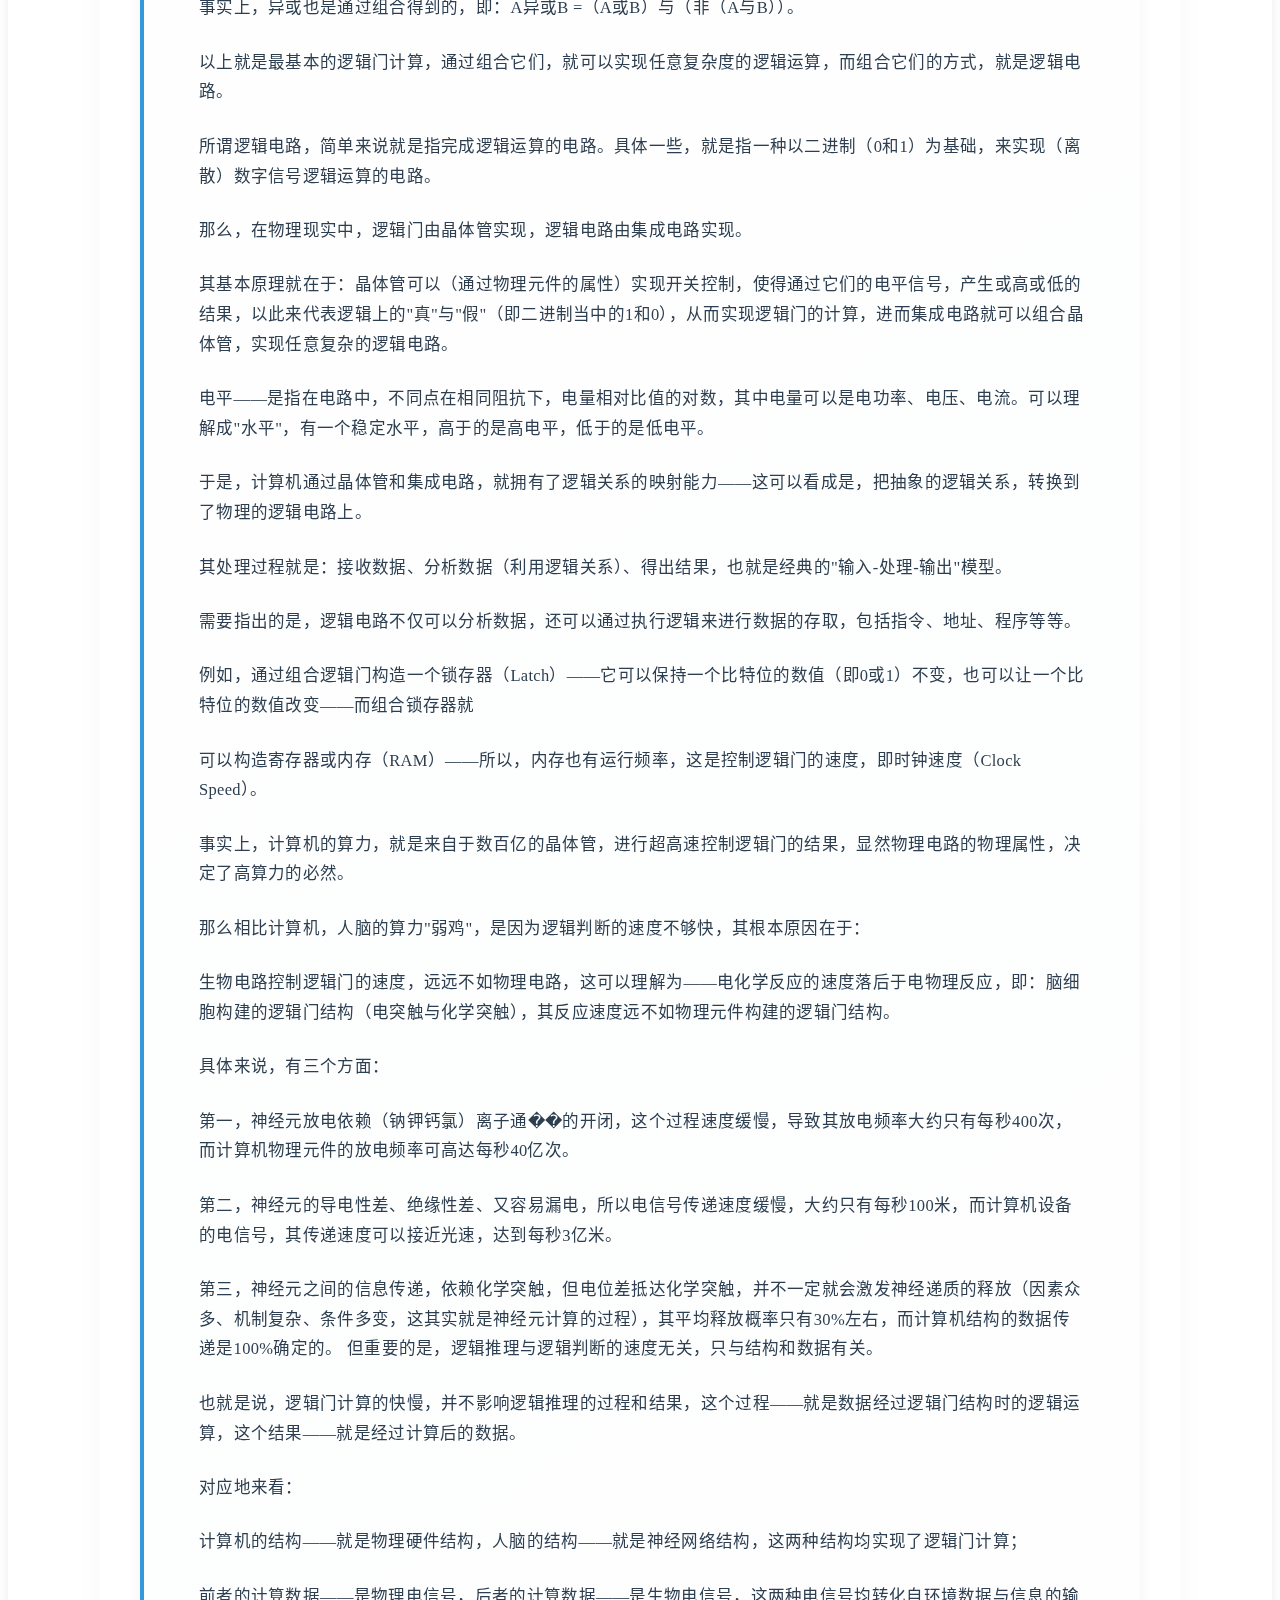
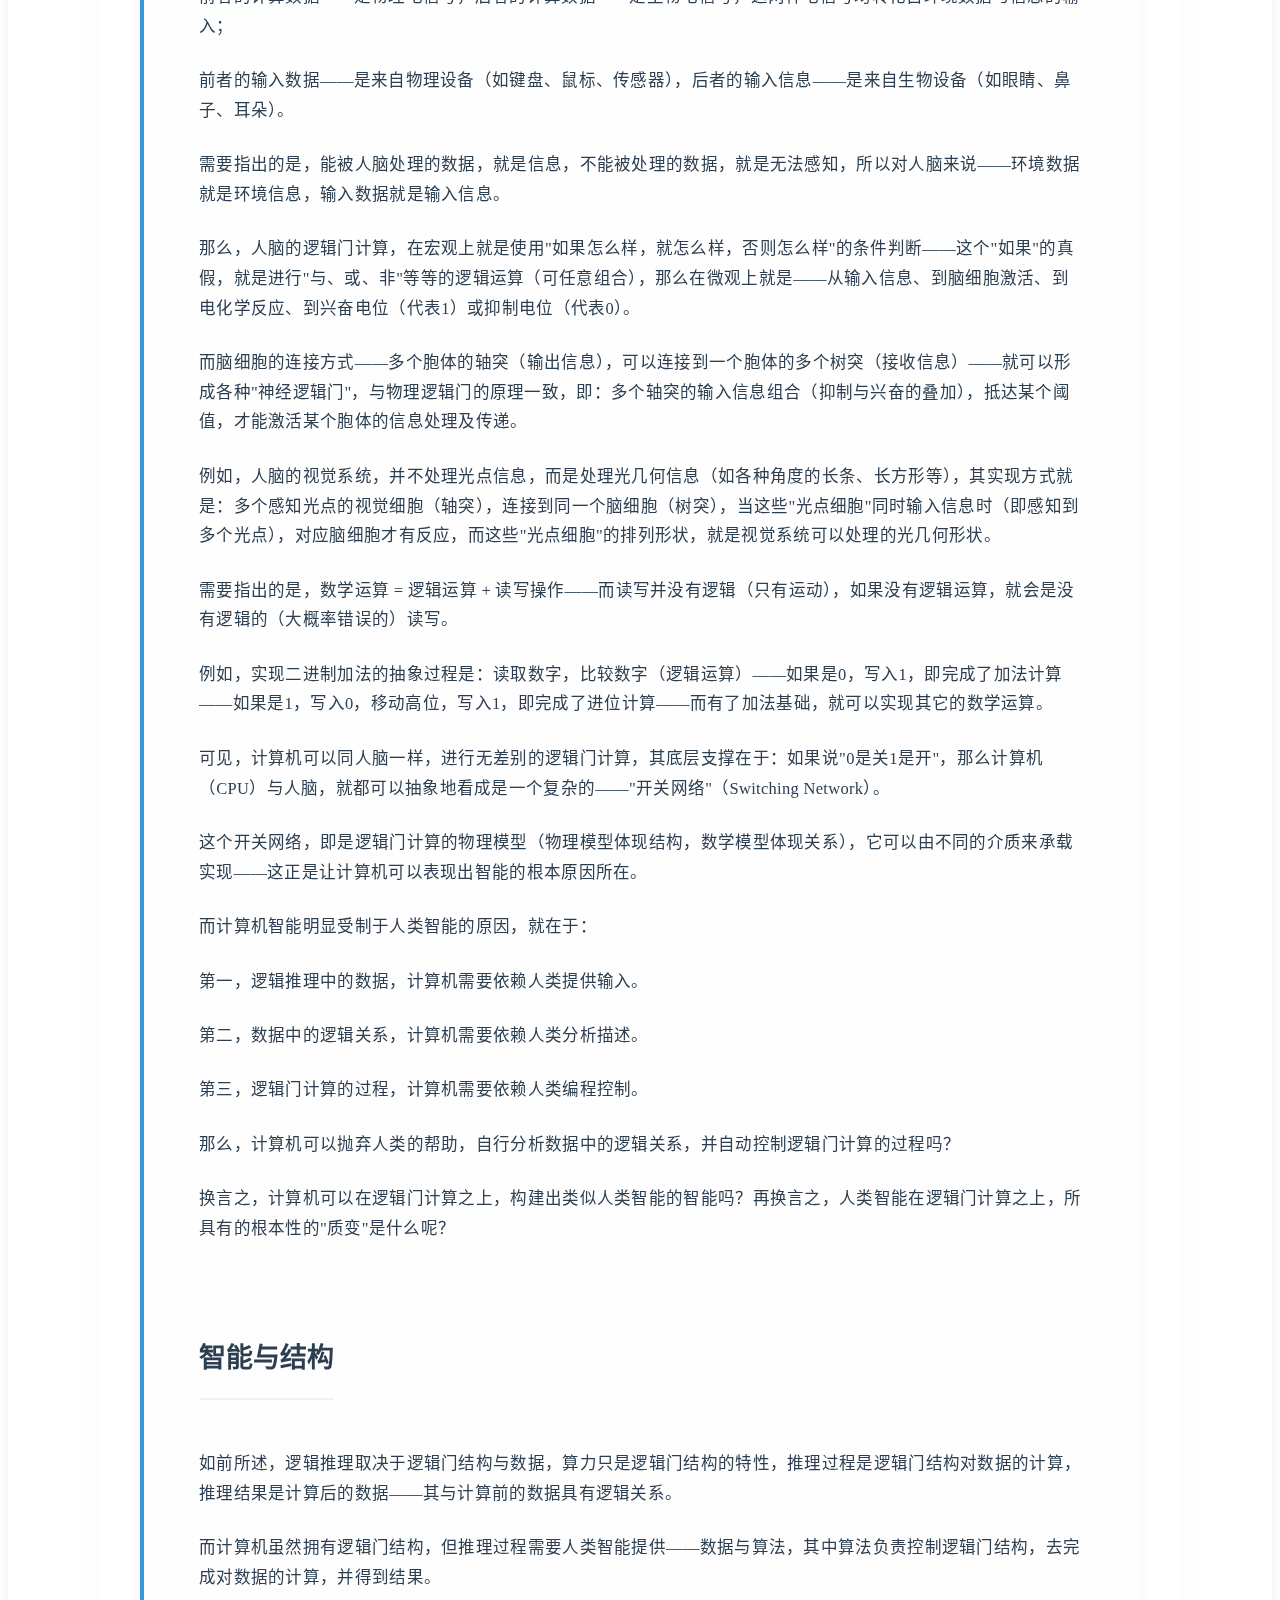
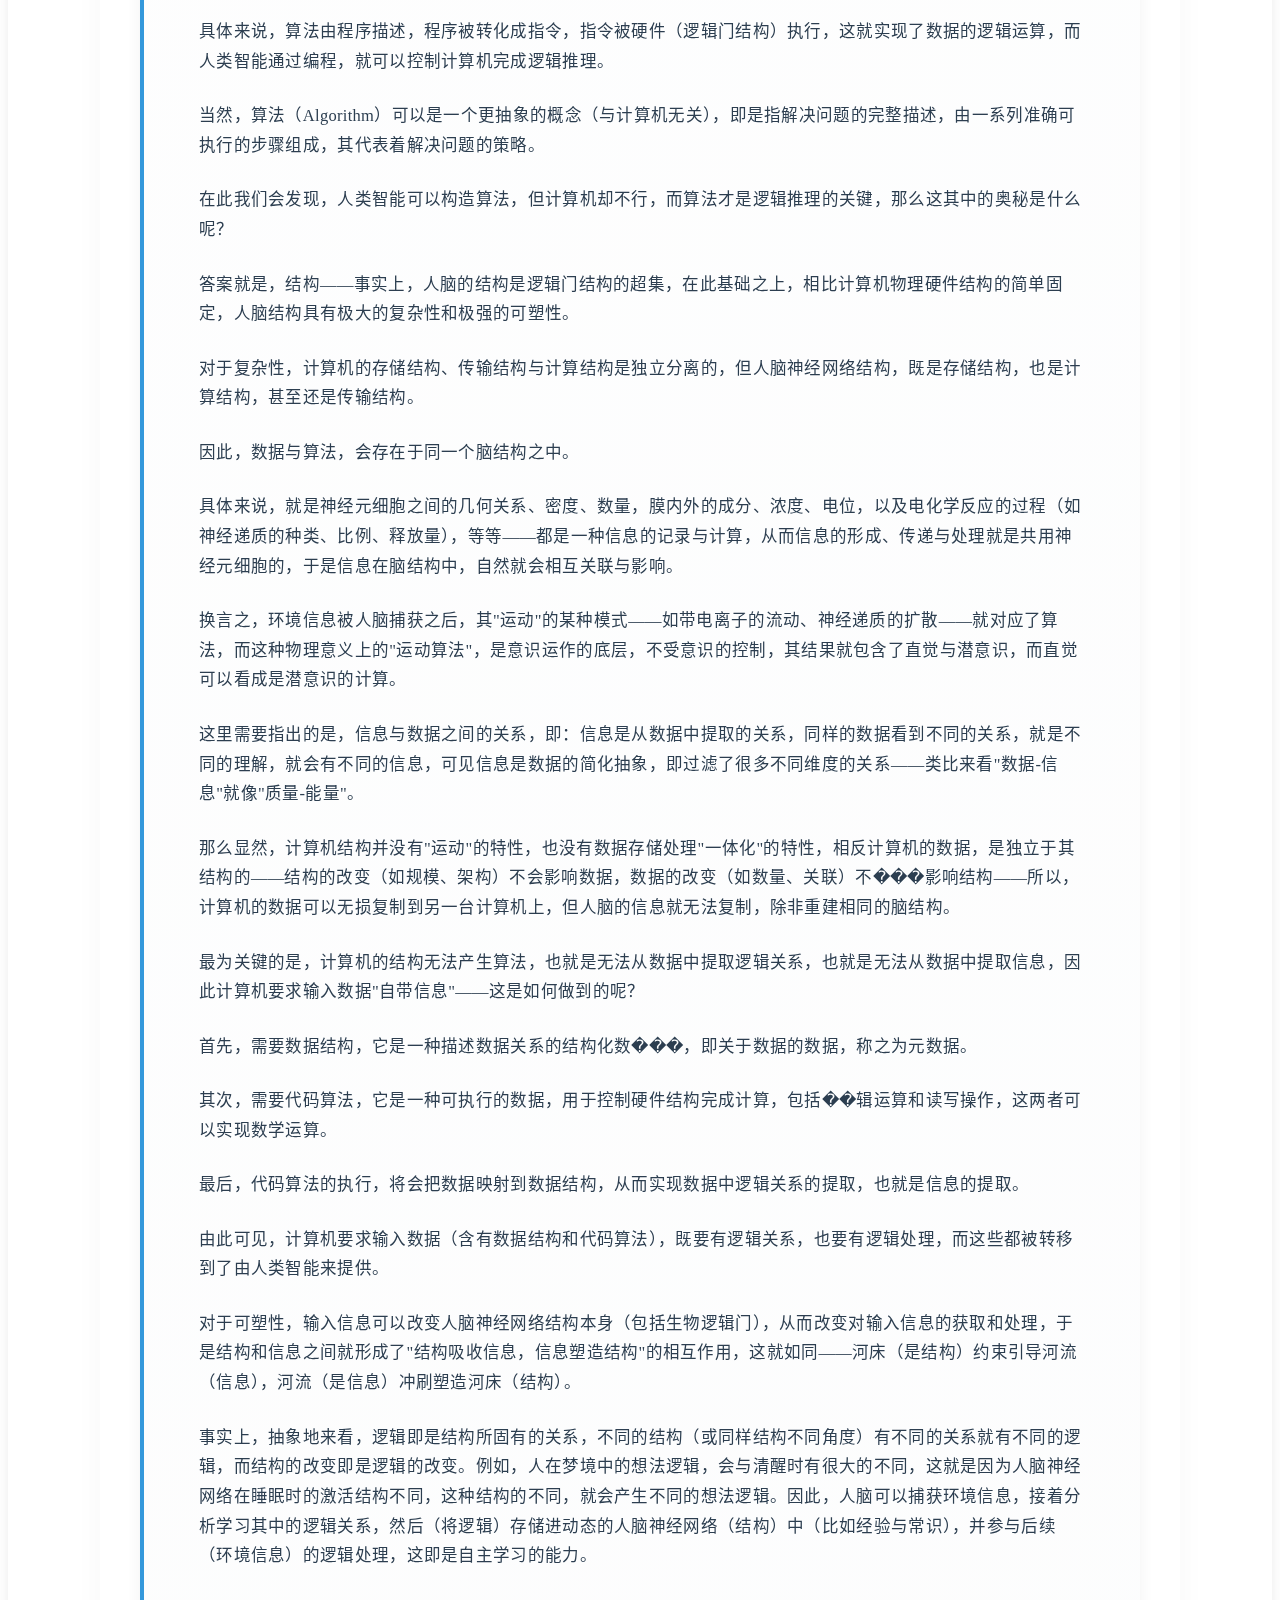
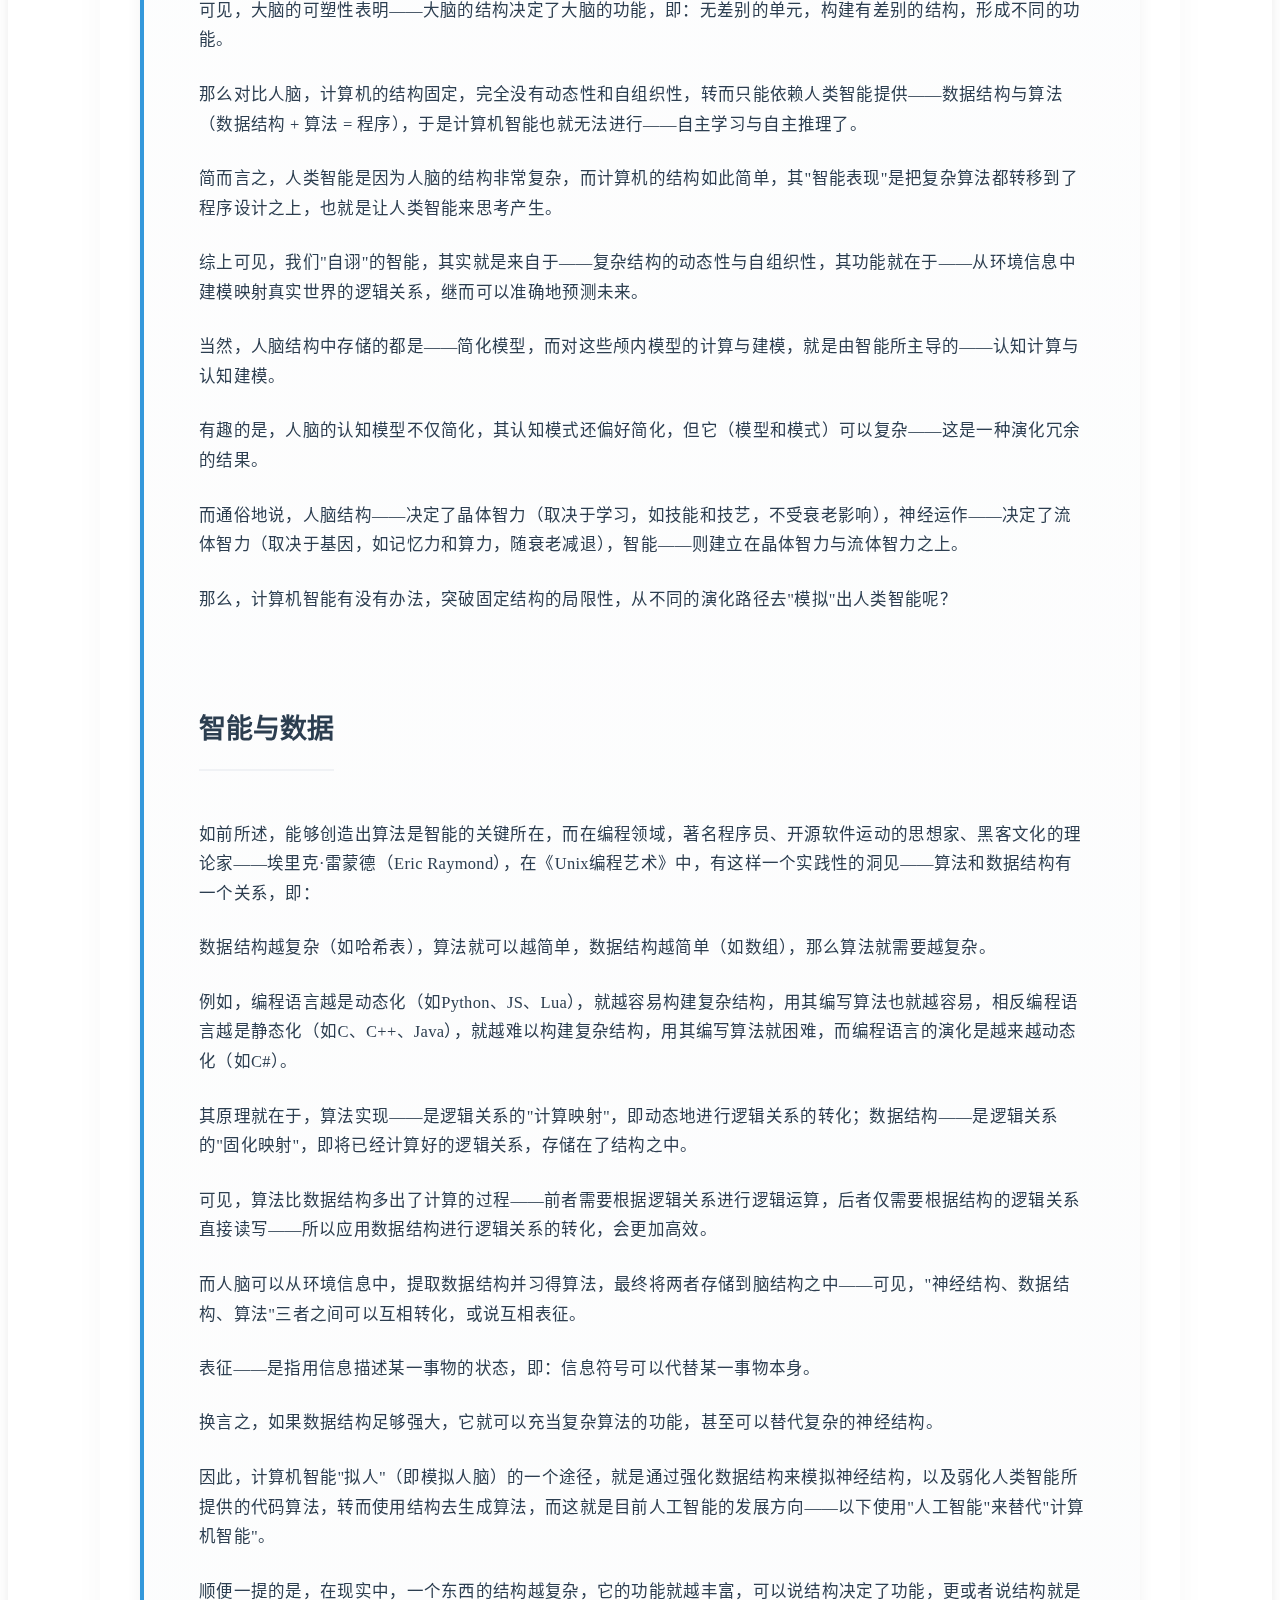
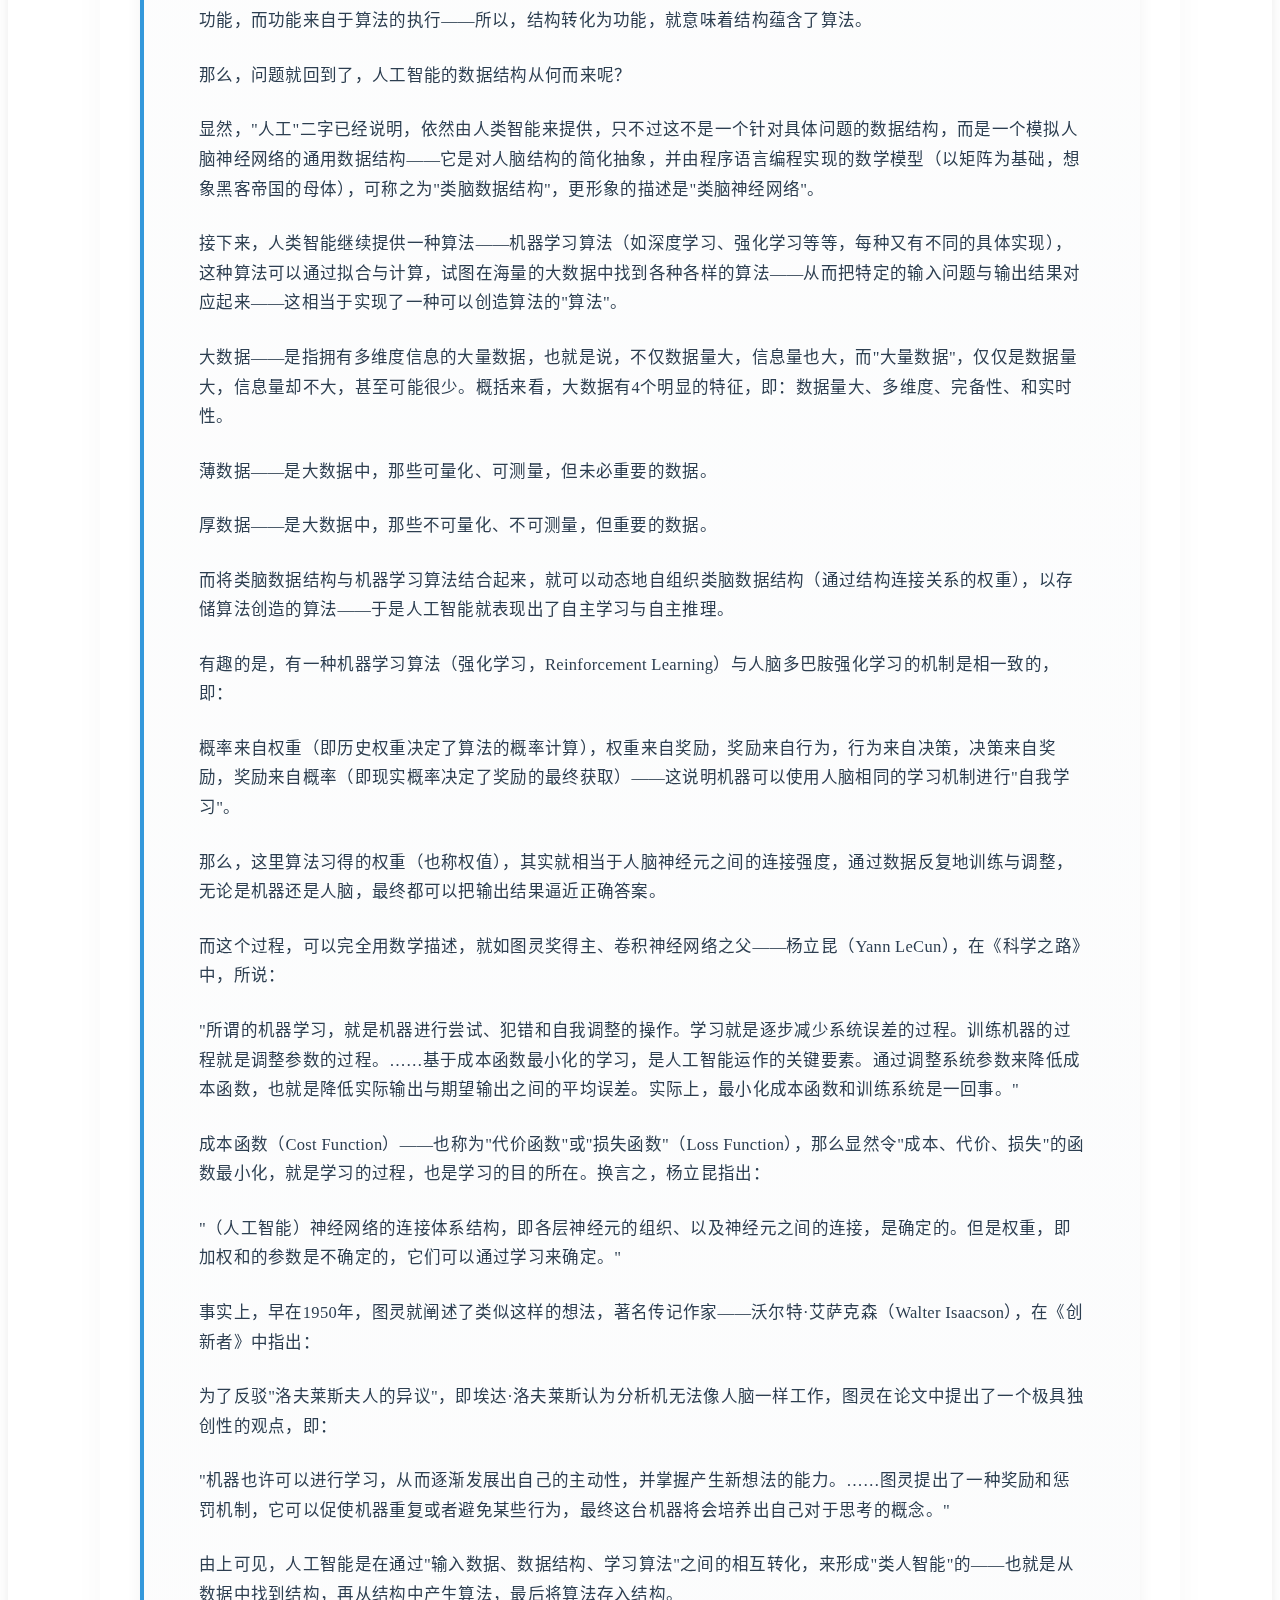
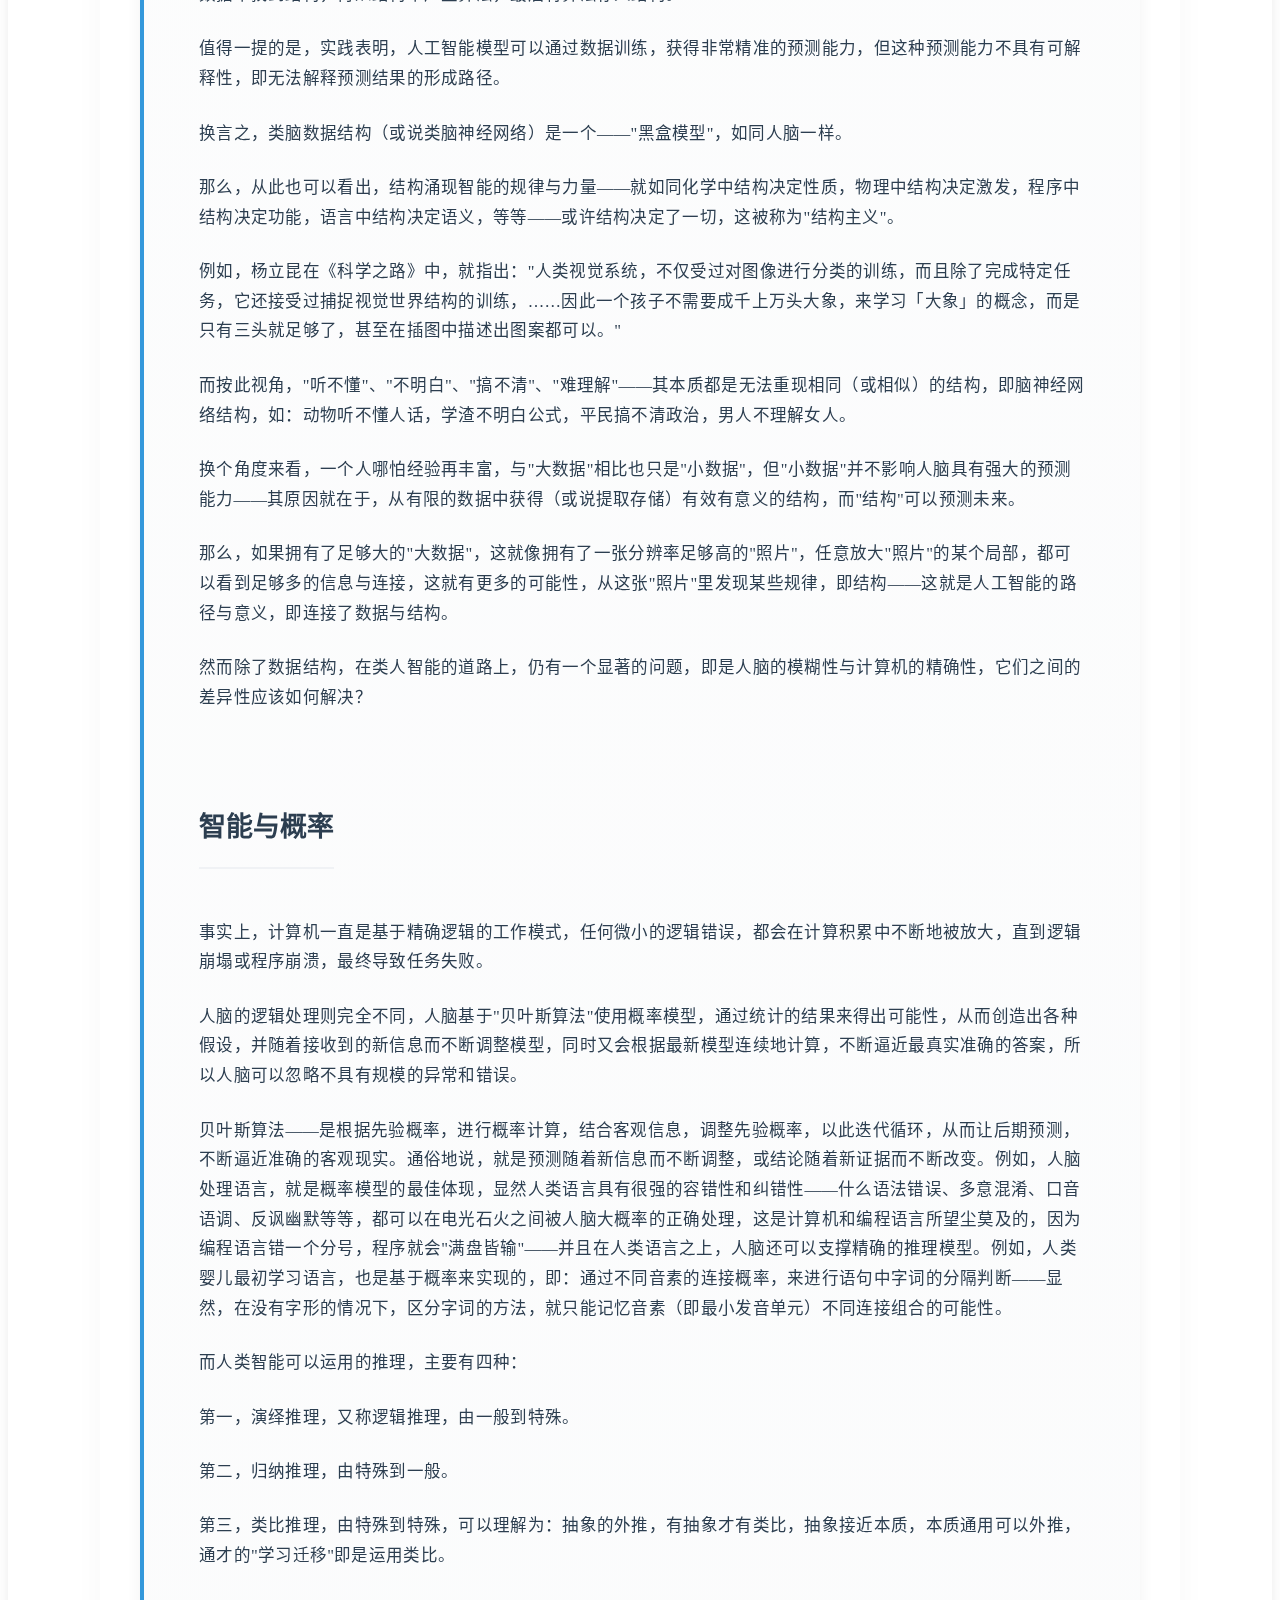
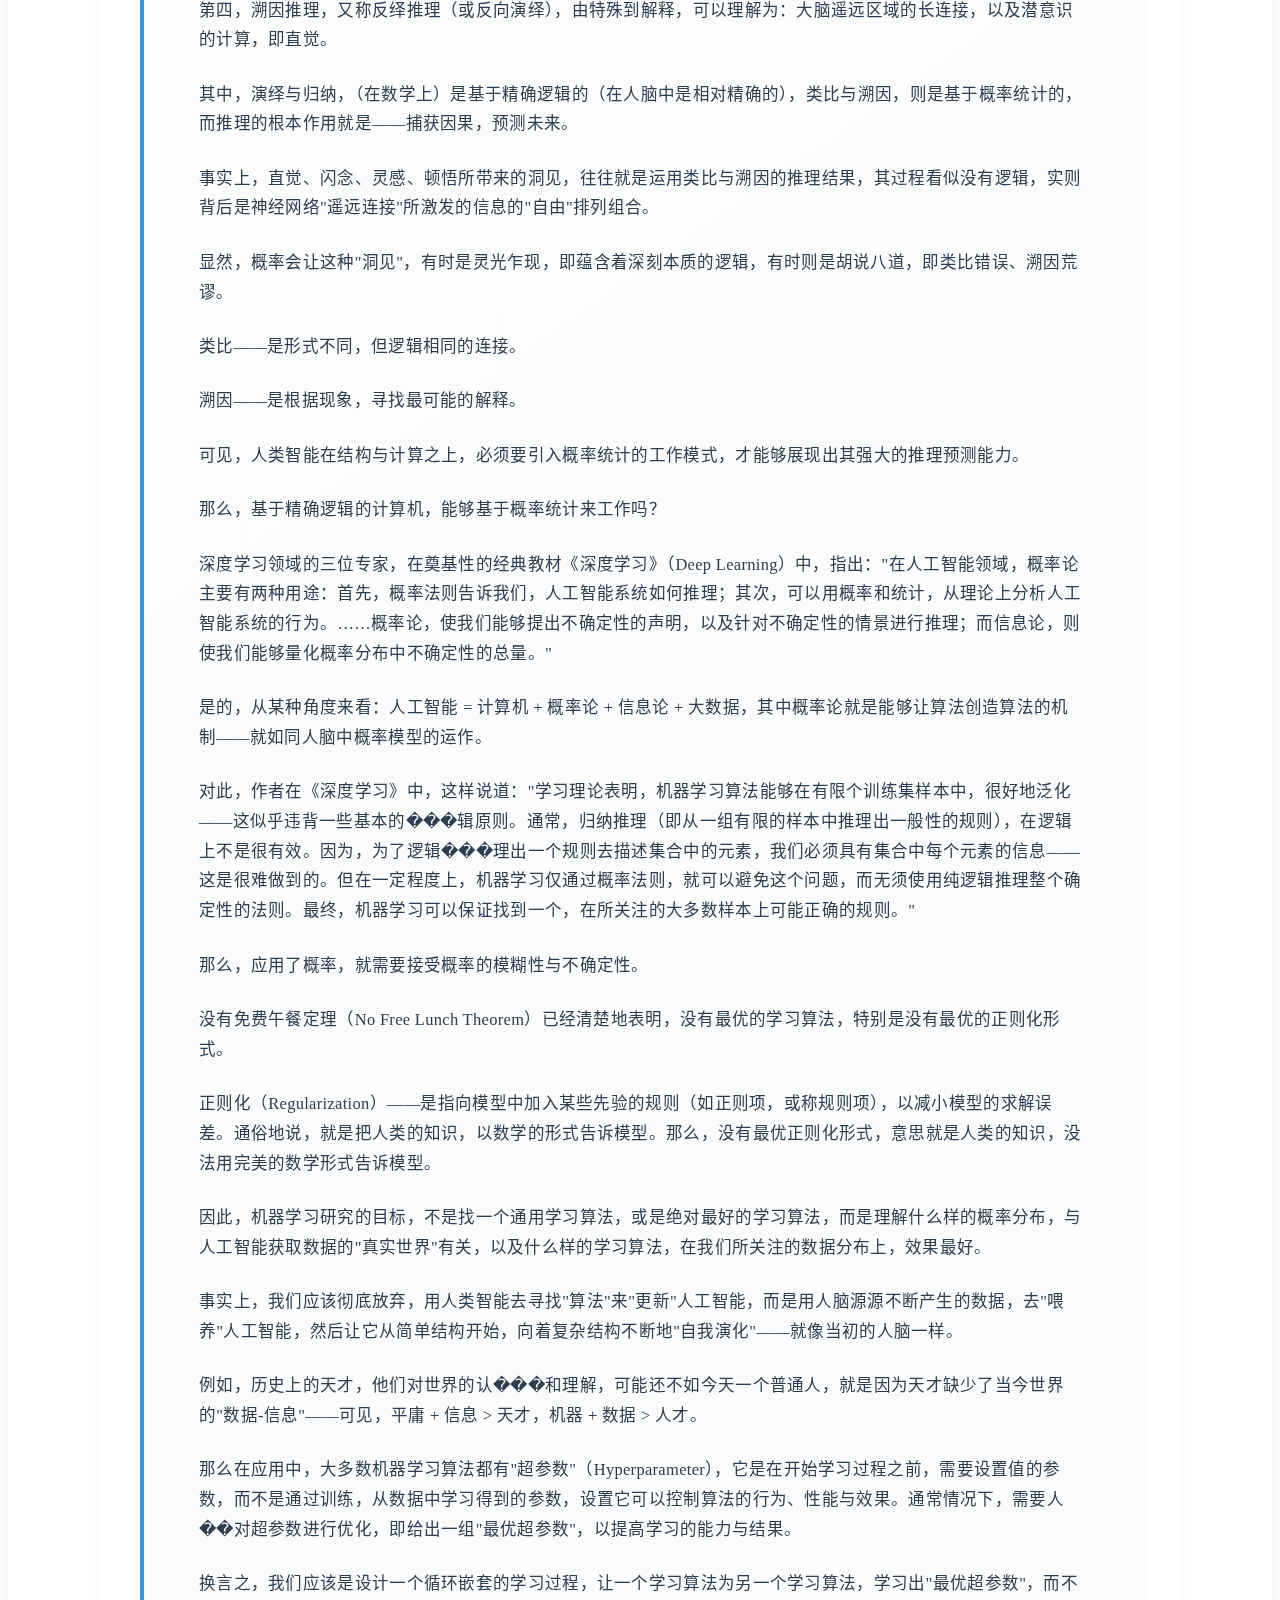
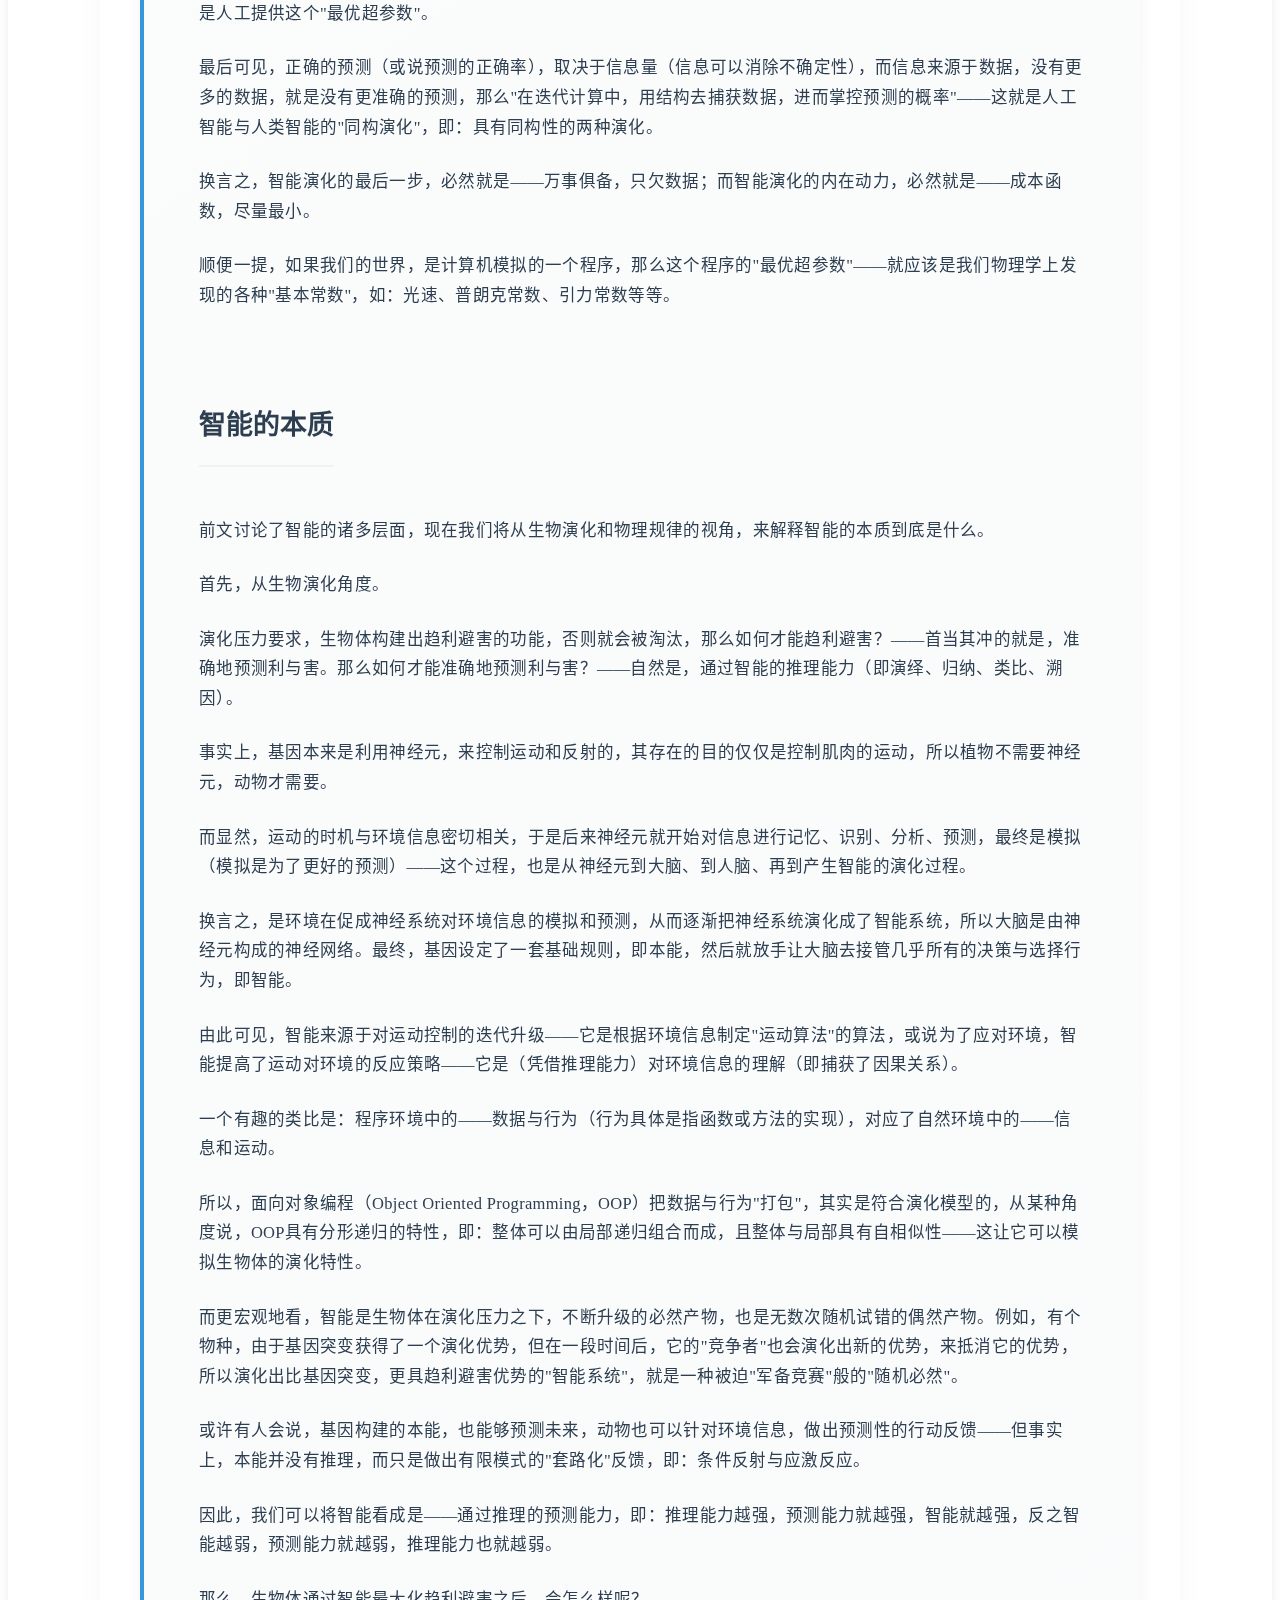
<file: index0301.html>
<!DOCTYPE html>
<html lang="zh-CN">
<head>
	<link rel="stylesheet" href="layout.css">
	<script src="https://cdn.staticfile.net/twitter-bootstrap/5.1.1/js/bootstrap.min.js"></script>
    <meta charset="UTF-8">
    <meta name="viewport" content="width=device-width, initial-scale=1.0">
    <title>智能的本质 - 文章详情</title>
    <link rel="stylesheet" href="https://cdnjs.cloudflare.com/ajax/libs/font-awesome/5.15.4/css/all.min.css">
    <style>
p {
    font-size: 1.1em !important;
    line-height: 1.8;
    color: #2c3e50;
    margin-bottom: 1.5em;
    letter-spacing: 0.3px;
}

.source-block {
    background: linear-gradient(145deg, #ffffff 0%, #f8f9fa 100%);
    border-left: 4px solid #3498db;
    padding: 25px;
    margin: 30px 0;
    border-radius: 8px;
    box-shadow: 0 2px 15px rgba(0,0,0,0.05);
}

.source-title {
    color: #2c3e50;  
    margin: 0 0 15px 0;
    font-size: 18px;
    font-weight: 600;
}

.source-content {
    color: #34495e;
    font-size: 15px;
    line-height: 1.7;
}

.source-content a {
    color: #3498db;
    text-decoration: none;
    transition: all 0.3s ease;
}

.source-content a:hover {
    color: #2980b9;
    text-decoration: underline;
}

.article-container {
    max-width: 1000px;
    margin: 0 auto;
    padding: 40px;
    background: #fff;
    box-shadow: 0 0 30px rgba(0,0,0,0.03);
}

.article-header {
    text-align: center;
    margin-bottom: 60px;
    padding-bottom: 30px;
    border-bottom: 2px solid #f0f2f5;
}

.article-header h1 {
    color: #2c3e50;
    font-size: 2.5em;
    margin-bottom: 25px;
    line-height: 1.4;
}

.article-meta {
    color: #7f8c8d;
    font-size: 1em;
}

h2 {
    color: #2c3e50;
    font-size: 1.8em;
    margin: 2.5em 0 1.2em;
    padding-bottom: 0.6em;
    border-bottom: 2px solid #f0f2f5;
}

ul {
    color: #34495e;
    padding-left: 25px;
    margin: 1.2em 0;
}

ul li {
    margin-bottom: 1em;
    line-height: 1.7;
}

body {
    background-color: #fff;
    line-height: 1.8;
}


.article-content {
    padding: 0 15px;
}

@media (min-width: 768px) {
    .article-content {
        padding: 0 30px;
    }
}
    </style>
</head>
<body>
	 <header class="nav-area">
    <nav>
        <div class="logo">个人AI知识库</div>
        <ul class="nav-links">
            <li><a href="index01.html">首页</a></li>
            <li><a href="index02.html">关于</a></li>
            <li><a href="index03.html">资源</a></li>
            <li><a href="#contact">更多</a></li>
        </ul>
    </nav>
    <div class="article-container">
        <a href="index03.html" class="back-button">
            <i class="fas fa-arrow-left"></i> 返回上一页
        </a>
        
        <article>
            <div class="article-header">
                <h1><i class="fas fa-graduation-cap"></i> 智能的本质：人工智能与人类智能</h1>
                <div class="article-meta">
                    <span><i class="far fa-calendar-alt"></i> 发布日期：2024年12月</span>
                </div>
            </div>
   <div class="source-block">
    <h3 class="source-title">文章来源:知乎</h3>
    <div class="source-content">
        <p>原文链接: <a href="https://zhuanlan.zhihu.com/p/269284598" target="_blank">智能的本质：人工智能与人类智能</a></p>
            <div class="article-content">
            <p>本文，首先将会从算力、逻辑、结构、数据、概率等诸多层面，深入浅出地揭示智能的来源与运作，然后会结合生物演化与物理规律，给出一个从宏观到微观的洞见，很好地解释了智能的本质，最后还会从几个不同的层面，去看待智能与我们、及演化之间的关系。</p>

<p>相信本文的观点和视角，将会让我们更加清晰地理解智能，以及更加深入地理解我们自身的智能。</p>
<h2>主题目录</h2>
            <ul>
                <li>智能与算力</li>
                <li>智能与逻辑</li>
                <li>智能与结构</li>
                <li>智能与数据</li>
                <li>智能与概率</li>
                <li>智能的本质</li>
                <li>不同的视角</li>
                <li>智能的涌现</li>
            </ul>

<h2>智能与算力</h2>
<p>算力，并不是产生智能的本质原因所在。</p>

<p>人脑的算力有限，却可以进行逻辑推理和自主学习，而目前计算机的算力，已经远远超过了人脑"无数"倍，却依然无法进行类似人脑的逻辑推理和自主学习。

<p>而在另一方面，虽然人类中的少数天才，相较于普通人，拥有极其强悍的心算记忆能力，但如果和计算机的计算存储能力相比，少数天才也必然是望尘莫及的。

<p>那么在人类之间，虽然每个人的智能存在个体差异性，但显然我们并不会，只使用计算能力这个单一指标，来衡量一个人的智能高低。
<p>因为，虽然高智能，会表现出高算力，如冯·诺依曼（John von Neumann）与拉马努金（Srinivasa Ramanujan），但也有很多其它情况，例如：
<p>算力正常，表现出高智能（如政治家和艺术家），
<p>智能正常，表现出高算力（如计算相关从业者），
<p>智能偏低，表现出高算力（如异常基因携带者）。
<p>可见，智能与算力有相关性，但绝不是计算能力产生了人类智能，或是计算能力的高低，决定了人类智能的高低。
<p>不过，有趣的是：在很多场景下，计算机不仅可以表现出智能，甚至可以显得比人类更有智能，而在另外一些场景，对于人类智能轻而易举的任务（如说谎、幽默、暗讽、隐喻、道德判断等），但对计算机来说，却是异常困难。换言之，计算机的智能表现，体现出了一个"智能悖论"，即：（对人类）困难的问题是简单的，（对人类）简单的问题是困难的。
<p>这是为什么呢？
<p>对此，我们需要从两个角度来看：首先为什么计算机会表现出智能，其次是计算机智能与人类智能有什么区别。
<p>不过这两个视角，最终可能会指向同一个问题，即：智能的本质是什么？

<h2>智能与逻辑</h2>
<p>虽然计算机，不能够进行逻辑推理和自主学习，但却可以进行逻辑运算（又称布尔运算）。
<p>其基本原理就在于：计算机通过逻辑门，来进行逻辑运算，从而就拥有了映射逻辑关系的能力。
<p>所谓逻辑门，就是一组基本的逻辑运算，包括了：
<p>0——是假。
<p>1——是真。
<p>非——真假互换。
<p>与——有一个假就是假。
<p>或——有一个真就是真。
<p>异或——有异为真，有同为假，类似连连看找到不同为真，否则为假。
<p>大于、等于、小于、大于等于、小于等于、不等于——成立为真，否则为假。
<p>比特位的加法就会用到——异或，如：1 + 0 = 1，0 + 0 = 0，1 + 1 = 0进位1，而获得这个进位，需要同时用到——与，如：1 + 0 = 0， 0 + 0 = 0，1 + 1 = 1，结果即进位。
<p>事实上，异或也是通过组合得到的，即：A异或B =（A或B）与（非（A与B））。
<p>以上就是最基本的逻辑门计算，通过组合它们，就可以实现任意复杂度的逻辑运算，而组合它们的方式，就是逻辑电路。
<p>所谓逻辑电路，简单来说就是指完成逻辑运算的电路。具体一些，就是指一种以二进制（0和1）为基础，来实现（离散）数字信号逻辑运算的电路。
<p>那么，在物理现实中，逻辑门由晶体管实现，逻辑电路由集成电路实现。
<p>其基本原理就在于：晶体管可以（通过物理元件的属性）实现开关控制，使得通过它们的电平信号，产生或高或低的结果，以此来代表逻辑上的"真"与"假"（即二进制当中的1和0），从而实现逻辑门的计算，进而集成电路就可以组合晶体管，实现任意复杂的逻辑电路。
<p>电平——是指在电路中，不同点在相同阻抗下，电量相对比值的对数，其中电量可以是电功率、电压、电流。可以理解成"水平"，有一个稳定水平，高于的是高电平，低于的是低电平。
<p>于是，计算机通过晶体管和集成电路，就拥有了逻辑关系的映射能力——这可以看成是，把抽象的逻辑关系，转换到了物理的逻辑电路上。
<p>其处理过程就是：接收数据、分析数据（利用逻辑关系）、得出结果，也就是经典的"输入-处理-输出"模型。
<p>需要指出的是，逻辑电路不仅可以分析数据，还可以通过执行逻辑来进行数据的存取，包括指令、地址、程序等等。
<p>例如，通过组合逻辑门构造一个锁存器（Latch）——它可以保持一个比特位的数值（即0或1）不变，也可以让一个比特位的数值改变——而组合锁存器就<p>可以构造寄存器或内存（RAM）——所以，内存也有运行频率，这是控制逻辑门的速度，即时钟速度（Clock Speed）。
<p>事实上，计算机的算力，就是来自于数百亿的晶体管，进行超高速控制逻辑门的结果，显然物理电路的物理属性，决定了高算力的必然。
<p>那么相比计算机，人脑的算力"弱鸡"，是因为逻辑判断的速度不够快，其根本原因在于：
<p>生物电路控制逻辑门的速度，远远不如物理电路，这可以理解为——电化学反应的速度落后于电物理反应，即：脑细胞构建的逻辑门结构（电突触与化学突触），其反应速度远不如物理元件构建的逻辑门结构。
<p>具体来说，有三个方面：
<p>第一，神经元放电依赖（钠钾钙氯）离子通��的开闭，这个过程速度缓慢，导致其放电频率大约只有每秒400次，而计算机物理元件的放电频率可高达每秒40亿次。
<p>第二，神经元的导电性差、绝缘性差、又容易漏电，所以电信号传递速度缓慢，大约只有每秒100米，而计算机设备的电信号，其传递速度可以接近光速，达到每秒3亿米。
<p>第三，神经元之间的信息传递，依赖化学突触，但电位差抵达化学突触，并不一定就会激发神经递质的释放（因素众多、机制复杂、条件多变，这其实就是神经元计算的过程），其平均释放概率只有30%左右，而计算机结构的数据传递是100%确定的。
但重要的是，逻辑推理与逻辑判断的速度无关，只与结构和数据有关。
<p>也就是说，逻辑门计算的快慢，并不影响逻辑推理的过程和结果，这个过程——就是数据经过逻辑门结构时的逻辑运算，这个结果——就是经过计算后的数据。
<p>对应地来看：
<p>计算机的结构——就是物理硬件结构，人脑的结构——就是神经网络结构，这两种结构均实现了逻辑门计算；
<p>前者的计算数据——是物理电信号，后者的计算数据——是生物电信号，这两种电信号均转化自环境数据与信息的输入；
<p>前者的输入数据——是来自物理设备（如键盘、鼠标、传感器），后者的输入信息——是来自生物设备（如眼睛、鼻子、耳朵）。
<p>需要指出的是，能被人脑处理的数据，就是信息，不能被处理的数据，就是无法感知，所以对人脑来说——环境数据就是环境信息，输入数据就是输入信息。
<p>那么，人脑的逻辑门计算，在宏观上就是使用"如果怎么样，就怎么样，否则怎么样"的条件判断——这个"如果"的真假，就是进行"与、或、非"等等的逻辑运算（可任意组合），那么在微观上就是——从输入信息、到脑细胞激活、到电化学反应、到兴奋电位（代表1）或抑制电位（代表0）。
<p>而脑细胞的连接方式——多个胞体的轴突（输出信息），可以连接到一个胞体的多个树突（接收信息）——就可以形成各种"神经逻辑门"，与物理逻辑门的原理一致，即：多个轴突的输入信息组合（抑制与兴奋的叠加），抵达某个阈值，才能激活某个胞体的信息处理及传递。
<p>例如，人脑的视觉系统，并不处理光点信息，而是处理光几何信息（如各种角度的长条、长方形等），其实现方式就是：多个感知光点的视觉细胞（轴突），连接到同一个脑细胞（树突），当这些"光点细胞"同时输入信息时（即感知到多个光点），对应脑细胞才有反应，而这些"光点细胞"的排列形状，就是视觉系统可以处理的光几何形状。
<p>需要指出的是，数学运算 = 逻辑运算 + 读写操作——而读写并没有逻辑（只有运动），如果没有逻辑运算，就会是没有逻辑的（大概率错误的）读写。
<p>例如，实现二进制加法的抽象过程是：读取数字，比较数字（逻辑运算）——如果是0，写入1，即完成了加法计算——如果是1，写入0，移动高位，写入1，即完成了进位计算——而有了加法基础，就可以实现其它的数学运算。
<p>可见，计算机可以同人脑一样，进行无差别的逻辑门计算，其底层支撑在于：如果说"0是关1是开"，那么计算机（CPU）与人脑，就都可以抽象地看成是一个复杂的——"开关网络"（Switching Network）。
<p>这个开关网络，即是逻辑门计算的物理模型（物理模型体现结构，数学模型体现关系），它可以由不同的介质来承载实现——这正是让计算机可以表现出智能的根本原因所在。
<p>而计算机智能明显受制于人类智能的原因，就在于：
<p>第一，逻辑推理中的数据，计算机需要依赖人类提供输入。
<p>第二，数据中的逻辑关系，计算机需要依赖人类分析描述。
<p>第三，逻辑门计算的过程，计算机需要依赖人类编程控制。
<p>那么，计算机可以抛弃人类的帮助，自行分析数据中的逻辑关系，并自动控制逻辑门计算的过程吗？
<p>换言之，计算机可以在逻辑门计算之上，构建出类似人类智能的智能吗？再换言之，人类智能在逻辑门计算之上，所具有的根本性的"质变"是什么呢？

<h2>智能与结构</h2>
<p>如前所述，逻辑推理取决于逻辑门结构与数据，算力只是逻辑门结构的特性，推理过程是逻辑门结构对数据的计算，推理结果是计算后的数据——其与计算前的数据具有逻辑关系。
<p>而计算机虽然拥有逻辑门结构，但推理过程需要人类智能提供——数据与算法，其中算法负责控制逻辑门结构，去完成对数据的计算，并得到结果。
<p>具体来说，算法由程序描述，程序被转化成指令，指令被硬件（逻辑门结构）执行，这就实现了数据的逻辑运算，而人类智能通过编程，就可以控制计算机完成逻辑推理。
<p>当然，算法（Algorithm）可以是一个更抽象的概念（与计算机无关），即是指解决问题的完整描述，由一系列准确可执行的步骤组成，其代表着解决问题的策略。
<p>在此我们会发现，人类智能可以构造算法，但计算机却不行，而算法才是逻辑推理的关键，那么这其中的奥秘是什么呢？
<p>答案就是，结构——事实上，人脑的结构是逻辑门结构的超集，在此基础之上，相比计算机物理硬件结构的简单固定，人脑结构具有极大的复杂性和极强的可塑性。
<p>对于复杂性，计算机的存储结构、传输结构与计算结构是独立分离的，但人脑神经网络结构，既是存储结构，也是计算结构，甚至还是传输结构。
<p>因此，数据与算法，会存在于同一个脑结构之中。
<p>具体来说，就是神经元细胞之间的几何关系、密度、数量，膜内外的成分、浓度、电位，以及电化学反应的过程（如神经递质的种类、比例、释放量），等等——都是一种信息的记录与计算，从而信息的形成、传递与处理就是共用神经元细胞的，于是信息在脑结构中，自然就会相互关联与影响。
<p>换言之，环境信息被人脑捕获之后，其"运动"的某种模式——如带电离子的流动、神经递质的扩散——就对应了算法，而这种物理意义上的"运动算法"，是意识运作的底层，不受意识的控制，其结果就包含了直觉与潜意识，而直觉可以看成是潜意识的计算。
<p>这里需要指出的是，信息与数据之间的关系，即：信息是从数据中提取的关系，同样的数据看到不同的关系，就是不同的理解，就会有不同的信息，可见信息是数据的简化抽象，即过滤了很多不同维度的关系——类比来看"数据-信息"就像"质量-能量"。
<p>那么显然，计算机结构并没有"运动"的特性，也没有数据存储处理"一体化"的特性，相反计算机的数据，是独立于其结构的——结构的改变（如规模、架构）不会影响数据，数据的改变（如数量、关联）不���影响结构——所以，计算机的数据可以无损复制到另一台计算机上，但人脑的信息就无法复制，除非重建相同的脑结构。
<p>最为关键的是，计算机的结构无法产生算法，也就是无法从数据中提取逻辑关系，也就是无法从数据中提取信息，因此计算机要求输入数据"自带信息"——这是如何做到的呢？
<p>首先，需要数据结构，它是一种描述数据关系的结构化数���，即关于数据的数据，称之为元数据。
<p>其次，需要代码算法，它是一种可执行的数据，用于控制硬件结构完成计算，包括��辑运算和读写操作，这两者可以实现数学运算。
<p>最后，代码算法的执行，将会把数据映射到数据结构，从而实现数据中逻辑关系的提取，也就是信息的提取。
<p>由此可见，计算机要求输入数据（含有数据结构和代码算法），既要有逻辑关系，也要有逻辑处理，而这些都被转移到了由人类智能来提供。

<p>对于可塑性，输入信息可以改变人脑神经网络结构本身（包括生物逻辑门），从而改变对输入信息的获取和处理，于是结构和信息之间就形成了"结构吸收信息，信息塑造结构"的相互作用，这就如同——河床（是结构）约束引导河流（信息），河流（是信息）冲刷塑造河床（结构）。

<p>事实上，抽象地来看，逻辑即是结构所固有的关系，不同的结构（或同样结构不同角度）有不同的关系就有不同的逻辑，而结构的改变即是逻辑的改变。例如，人在梦境中的想法逻辑，会与清醒时有很大的不同，这就是因为人脑神经网络在睡眠时的激活结构不同，这种结构的不同，就会产生不同的想法逻辑。因此，人脑可以捕获环境信息，接着分析学习其中的逻辑关系，然后（将逻辑）存储进动态的人脑神经网络（结构）中（比如经验与常识），并参与后续（环境信息）的逻辑处理，这即是自主学习的能力。
<p>可见，大脑的可塑性表明——大脑的结构决定了大脑的功能，即：无差别的单元，构建有差别的结构，形成不同的功能。
<p>那么对比人脑，计算机的结构固定，完全没有动态性和自组织性，转而只能依赖人类智能提供——数据结构与算法（数据结构 + 算法 = 程序），于是计算机智能也就无法进行——自主学习与自主推理了。
<p>简而言之，人类智能是因为人脑的结构非常复杂，而计算机的结构如此简单，其"智能表现"是把复杂算法都转移到了程序设计之上，也就是让人类智能来思考产生。
<p>综上可见，我们"自诩"的智能，其实就是来自于——复杂结构的动态性与自组织性，其功能就在于——从环境信息中建模映射真实世界的逻辑关系，继而可以准确地预测未来。
<p>当然，人脑结构中存储的都是——简化模型，而对这些颅内模型的计算与建模，就是由智能所主导的——认知计算与认知建模。
<p>有趣的是，人脑的认知模型不仅简化，其认知模式还偏好简化，但它（模型和模式）可以复杂——这是一种演化冗余的结果。
<p>而通俗地说，人脑结构——决定了晶体智力（取决于学习，如技能和技艺，不受衰老影响），神经运作——决定了流体智力（取决于基因，如记忆力和算力，随衰老减退），智能——则建立在晶体智力与流体智力之上。
<p>那么，计算机智能有没有办法，突破固定结构的局限性，从不同的演化路径去"模拟"出人类智能呢？

<h2>智能与数据</h2>
<p>如前所述，能够创造出算法是智能的关键所在，而在编程领域，著名程序员、开源软件运动的思想家、黑客文化的理论家——埃里克·雷蒙德（Eric Raymond），在《Unix编程艺术》中，有这样一个实践性的洞见——算法和数据结构有一个关系，即：
<p>数据结构越复杂（如哈希表），算法就可以越简单，数据结构越简单（如数组），那么算法就需要越复杂。
<p>例如，编程语言越是动态化（如Python、JS、Lua），就越容易构建复杂结构，用其编写算法也就越容易，相反编程语言越是静态化（如C、C++、Java），就越难以构建复杂结构，用其编写算法就困难，而编程语言的演化是越来越动态化（如C#）。
<p>其原理就在于，算法实现——是逻辑关系的"计算映射"，即动态地进行逻辑关系的转化；数据结构——是逻辑关系的"固化映射"，即将已经计算好的逻辑关系，存储在了结构之中。
<p>可见，算法比数据结构多出了计算的过程——前者需要根据逻辑关系进行逻辑运算，后者仅需要根据结构的逻辑关系直接读写——所以应用数据结构进行逻辑关系的转化，会更加高效。
<p>而人脑可以从环境信息中，提取数据结构并习得算法，最终将两者存储到脑结构之中——可见，"神经结构、数据结构、算法"三者之间可以互相转化，或说互相表征。
<p>表征——是指用信息描述某一事物的状态，即：信息符号可以代替某一事物本身。
<p>换言之，如果数据结构足够强大，它就可以充当复杂算法的功能，甚至可以替代复杂的神经结构。
<p>因此，计算机智能"拟人"（即模拟人脑）的一个途径，就是通过强化数据结构来模拟神经结构，以及弱化人类智能所提供的代码算法，转而使用结构去生成算法，而这就是目前人工智能的发展方向——以下使用"人工智能"来替代"计算机智能"。
<p>顺便一提的是，在现实中，一个东西的结构越复杂，它的功能就越丰富，可以说结构决定了功能，更或者说结构就是功能，而功能来自于算法的执行——所以，结构转化为功能，就意味着结构蕴含了算法。
<p>那么，问题就回到了，人工智能的数据结构从何而来呢？
<p>显然，"人工"二字已经说明，依然由人类智能来提供，只不过这不是一个针对具体问题的数据结构，而是一个模拟人脑神经网络的通用数据结构——它是对人脑结构的简化抽象，并由程序语言编程实现的数学模型（以矩阵为基础，想象黑客帝国的母体），可称之为"类脑数据结构"，更形象的描述是"类脑神经网络"。
<p>接下来，人类智能继续提供一种算法——机器学习算法（如深度学习、强化学习等等，每种又有不同的具体实现），这种算法可以通过拟合与计算，试图在海量的大数据中找到各种各样的算法——从而把特定的输入问题与输出结果对应起来——这相当于实现了一种可以创造算法的"算法"。

<p>大数据——是指拥有多维度信息的大量数据，也就是说，不仅数据量大，信息量也大，而"大量数据"，仅仅是数据量大，信息量却不大，甚至可能很少。概括来看，大数据有4个明显的特征，即：数据量大、多维度、完备性、和实时性。

<p>薄数据——是大数据中，那些可量化、可测量，但未必重要的数据。
<p>厚数据——是大数据中，那些不可量化、不可测量，但重要的数据。
<p>而将类脑数据结构与机器学习算法结合起来，就可以动态地自组织类脑数据结构（通过结构连接关系的权重），以存储算法创造的算法——于是人工智能就表现出了自主学习与自主推理。

<p>有趣的是，有一种机器学习算法（强化学习，Reinforcement Learning）与人脑多巴胺强化学习的机制是相一致的，即：

<p>概率来自权重（即历史权重决定了算法的概率计算），权重来自奖励，奖励来自行为，行为来自决策，决策来自奖励，奖励来自概率（即现实概率决定了奖励的最终获取）——这说明机器可以使用人脑相同的学习机制进行"自我学习"。

<p>那么，这里算法习得的权重（也称权值），其实就相当于人脑神经元之间的连接强度，通过数据反复地训练与调整，无论是机器还是人脑，最终都可以把输出结果逼近正确答案。

<p>而这个过程，可以完全用数学描述，就如图灵奖得主、卷积神经网络之父——杨立昆（Yann LeCun），在《科学之路》中，所说：

<p>"所谓的机器学习，就是机器进行尝试、犯错和自我调整的操作。学习就是逐步减少系统误差的过程。训练机器的过程就是调整参数的过程。……基于成本函数最小化的学习，是人工智能运作的关键要素。通过调整系统参数来降低成本函数，也就是降低实际输出与期望输出之间的平均误差。实际上，最小化成本函数和训练系统是一回事。"

<p>成本函数（Cost Function）——也称为"代价函数"或"损失函数"（Loss Function），那么显然令"成本、代价、损失"的函数最小化，就是学习的过程，也是学习的目的所在。换言之，杨立昆指出：
<p>"（人工智能）神经网络的连接体系结构，即各层神经元的组织、以及神经元之间的连接，是确定的。但是权重，即加权和的参数是不确定的，它们可以通过学习来确定。"

<p>事实上，早在1950年，图灵就阐述了类似这样的想法，著名传记作家——沃尔特·艾萨克森（Walter Isaacson），在《创新者》中指出：

<p>为了反驳"洛夫莱斯夫人的异议"，即埃达·洛夫莱斯认为分析机无法像人脑一样工作，图灵在论文中提出了一个极具独创性的观点，即：

<p>"机器也许可以进行学习，从而逐渐发展出自己的主动性，并掌握产生新想法的能力。……图灵提出了一种奖励和惩罚机制，它可以促使机器重复或者避免某些行为，最终这台机器将会培养出自己对于思考的概念。"

<p>由上可见，人工智能是在通过"输入数据、数据结构、学习算法"之间的相互转化，来形成"类人智能"的——也就是从数据中找到结构，再从结构中产生算法，最后将算法存入结构。

<p>值得一提的是，实践表明，人工智能模型可以通过数据训练，获得非常精准的预测能力，但这种预测能力不具有可解释性，即无法解释预测结果的形成路径。

<p>换言之，类脑数据结构（或说类脑神经网络）是一个——"黑盒模型"，如同人脑一样。

<p>那么，从此也可以看出，结构涌现智能的规律与力量——就如同化学中结构决定性质，物理中结构决定激发，程序中结构决定功能，语言中结构决定语义，等等——或许结构决定了一切，这被称为"结构主义"。

<p>例如，杨立昆在《科学之路》中，就指出："人类视觉系统，不仅受过对图像进行分类的训练，而且除了完成特定任务，它还接受过捕捉视觉世界结构的训练，……因此一个孩子不需要成千上万头大象，来学习「大象」的概念，而是只有三头就足够了，甚至在插图中描述出图案都可以。"

<p>而按此视角，"听不懂"、"不明白"、"搞不清"、"难理解"——其本质都是无法重现相同（或相似）的结构，即脑神经网络结构，如：动物听不懂人话，学渣不明白公式，平民搞不清政治，男人不理解女人。

<p>换个角度来看，一个人哪怕经验再丰富，与"大数据"相比也只是"小数据"，但"小数据"并不影响人脑具有强大的预测能力——其原因就在于，从有限的数据中获得（或说提取存储）有效有意义的结构，而"结构"可以预测未来。

<p>那么，如果拥有了足够大的"大数据"，这就像拥有了一张分辨率足够高的"照片"，任意放大"照片"的某个局部，都可以看到足够多的信息与连接，这就有更多的可能性，从这张"照片"里发现某些规律，即结构——这就是人工智能的路径与意义，即连接了数据与结构。

<p>然而除了数据结构，在类人智能的道路上，仍有一个显著的问题，即是人脑的模糊性与计算机的精确性，它们之间的差异性应该如何解决？

<h2>智能与概率</h2>
<p>事实上，计算机一直是基于精确逻辑的工作模式，任何微小的逻辑错误，都会在计算积累中不断地被放大，直到逻辑崩塌或程序崩溃，最终导致任务失败。

<p>人脑的逻辑处理则完全不同，人脑基于"贝叶斯算法"使用概率模型，通过统计的结果来得出可能性，从而创造出各种假设，并随着接收到的新信息而不断调整模型，同时又会根据最新模型连续地计算，不断逼近最真实准确的答案，所以人脑可以忽略不具有规模的异常和错误。

<p>贝叶斯算法——是根据先验概率，进行概率计算，结合客观信息，调整先验概率，以此迭代循环，从而让后期预测，不断逼近准确的客观现实。通俗地说，就是预测随着新信息而不断调整，或结论随着新证据而不断改变。例如，人脑处理语言，就是概率模型的最佳体现，显然人类语言具有很强的容错性和纠错性——什么语法错误、多意混淆、口音语调、反讽幽默等等，都可以在电光石火之间被人脑大概率的正确处理，这是计算机和编程语言所望尘莫及的，因为编程语言错一个分号，程序就会"满盘皆输"——并且在人类语言之上，人脑还可以支撑精确的推理模型。例如，人类婴儿最初学习语言，也是基于概率来实现的，即：通过不同音素的连接概率，来进行语句中字词的分隔判断——显然，在没有字形的情况下，区分字词的方法，就只能记忆音素（即最小发音单元）不同连接组合的可能性。
<p>而人类智能可以运用的推理，主要有四种：
<p>第一，演绎推理，又称逻辑推理，由一般到特殊。
<p>第二，归纳推理，由特殊到一般。
<p>第三，类比推理，由特殊到特殊，可以理解为：抽象的外推，有抽象才有类比，抽象接近本质，本质通用可以外推，通才的"学习迁移"即是运用类比。
<p>第四，溯因推理，又称反绎推理（或反向演绎），由特殊到解释，可以理解为：大脑遥远区域的长连接，以及潜意识的计算，即直觉。
<p>其中，演绎与归纳，（在数学上）是基于精确逻辑的（在人脑中是相对精确的），类比与溯因，则是基于概率统计的，而推理的根本作用就是——捕获因果，预测未来。
<p>事实上，直觉、闪念、灵感、顿悟所带来的洞见，往往就是运用类比与溯因的推理结果，其过程看似没有逻辑，实则背后是神经网络"遥远连接"所激发的信息的"自由"排列组合。
<p>显然，概率会让这种"洞见"，有时是灵光乍现，即蕴含着深刻本质的逻辑，有时则是胡说八道，即类比错误、溯因荒谬。
<p>类比——是形式不同，但逻辑相同的连接。
<p>溯因——是根据现象，寻找最可能的解释。
<p>可见，人类智能在结构与计算之上，必须要引入概率统计的工作模式，才能够展现出其强大的推理预测能力。
<p>那么，基于精确逻辑的计算机，能够基于概率统计来工作吗？
<p>深度学习领域的三位专家，在奠基性的经典教材《深度学习》（Deep Learning）中，指出："在人工智能领域，概率论主要有两种用途：首先，概率法则告诉我们，人工智能系统如何推理；其次，可以用概率和统计，从理论上分析人工智能系统的行为。……概率论，使我们能够提出不确定性的声明，以及针对不确定性的情景进行推理；而信息论，则使我们能够量化概率分布中不确定性的总量。"
<p>是的，从某种角度来看：人工智能 = 计算机 + 概率论 + 信息论 + 大数据，其中概率论就是能够让算法创造算法的机制——就如同人脑中概率模型的运作。
<p>对此，作者在《深度学习》中，这样说道："学习理论表明，机器学习算法能够在有限个训练集样本中，很好地泛化——这似乎违背一些基本的���辑原则。通常，归纳推理（即从一组有限的样本中推理出一般性的规则），在逻辑上不是很有效。因为，为了逻辑���理出一个规则去描述集合中的元素，我们必须具有集合中每个元素的信息——这是很难做到的。但在一定程度上，机器学习仅通过概率法则，就可以避免这个问题，而无须使用纯逻辑推理整个确定性的法则。最终，机器学习可以保证找到一个，在所关注的大多数样本上可能正确的规则。"
<p>那么，应用了概率，就需要接受概率的模糊性与不确定性。
<p>没有免费午餐定理（No Free Lunch Theorem）已经清楚地表明，没有最优的学习算法，特别是没有最优的正则化形式。
<p>正则化（Regularization）——是指向模型中加入某些先验的规则（如正则项，或称规则项），以减小模型的求解误差。通俗地说，就是把人类的知识，以数学的形式告诉模型。那么，没有最优正则化形式，意思就是人类的知识，没法用完美的数学形式告诉模型。
<p>因此，机器学习研究的目标，不是找一个通用学习算法，或是绝对最好的学习算法，而是理解什么样的概率分布，与人工智能获取数据的"真实世界"有关，以及什么样的学习算法，在我们所关注的数据分布上，效果最好。
<p>事实上，我们应该彻底放弃，用人类智能去寻找"算法"来"更新"人工智能，而是用人脑源源不断产生的数据，去"喂养"人工智能，然后让它从简单结构开始，向着复杂结构不断地"自我演化"——就像当初的人脑一样。
<p>例如，历史上的天才，他们对世界的认���和理解，可能还不如今天一个普通人，就是因为天才缺少了当今世界的"数据-信息"——可见，平庸 + 信息 > 天才，机器 + 数据 > 人才。
<p>那么在应用中，大多数机器学习算法都有"超参数"（Hyperparameter），它是在开始学习过程之前，需要设置值的参数，而不是通过训练，从数据中学习得到的参数，设置它可以控制算法的行为、性能与效果。通常情况下，需要人��对超参数进行优化，即给出一组"最优超参数"，以提高学习的能力与结果。
<p>换言之，我们应该是设计一个循环嵌套的学习过程，让一个学习算法为另一个学习算法，学习出"最优超参数"，而不是人工提供这个"最优超参数"。
<p>最后可见，正确的预测（或说预测的正确率），取决于信息量（信息可以消除不确定性），而信息来源于数据，没有更多的数据，就是没有更准确的预测，那么"在迭代计算中，用结构去捕获数据，进而掌控预测的概率"——这就是人工智能与人类智能的"同构演化"，即：具有同构性的两种演化。
<p>换言之，智能演化的最后一步，必然就是——万事俱备，只欠数据；而智能演化的内在动力，必然就是——成本函数，尽量最小。
<p>顺便一提，如果我们的世界，是计算机模拟的一个程序，那么这个程序的"最优超参数"——就应该是我们物理学上发现的各种"基本常数"，如：光速、普朗克常数、引力常数等等。
<h2>智能的本质</h2>
<p>前文讨论了智能的诸多层面，现在我们将从生物演化和物理规律的视角，来解释智能的本质到底是什么。
<p>首先，从生物演化角度。
<p>演化压力要求，生物体构建出趋利避害的功能，否则就会被淘汰，那么如何才能趋利避害？——首当其冲的就是，准确地预测利与害。那么如何才能准确地预测利与害？——自然是，通过智能的推理能力（即演绎、归纳、类比、溯因）。
<p>事实上，基因本来是利用神经元，来控制运动和反射的，其存在的目的仅仅是控制肌肉的运动，所以植物不需要神经元，动物才需要。
<p>而显然，运动的时机与环境信息密切相关，于是后来神经元就开始对信息进行记忆、识别、分析、预测，最终是模拟（模拟是为了更好的预测）——这个过程，也是从神经元到大脑、到人脑、再到产生智能的演化过程。
<p>换言之，是环境在促成神经系统对环境信息的模拟和预测，从而逐渐把神经系统演化成了智能系统，所以大脑是由神经元构成的神经网络。最终，基因设定了一套基础规则，即本能，然后就放手让大脑去接管几乎所有的决策与选择行为，即智能。
<p>由此可见，智能来源于对运动控制的迭代升级——它是根据环境信息制定"运动算法"的算法，或说为了应对环境，智能提高了运动对环境的反应策略——它是（凭借推理能力）对环境信息的理解（即捕获了因果关系）。
<p>一个有趣的类比是：程序环境中的——数据与行为（行为具体是指函数或方法的实现），对应了自然环境中的——信息和运动。
<p>所以，面向对象编程（Object Oriented Programming，OOP）把数据与行为"打包"，其实是符合演化模型的，从某种角度说，OOP具有分形递归的特性，即：整体可以由局部递归组合而成，且整体与局部具有自相似性——这让它可以模拟生物体的演化特性。
<p>而更宏观地看，智能是生物体在演化压力之下，不断升级的必然产物，也是无数次随机试错的偶然产物。例如，有个物种，由于基因突变获得了一个演化优势，但在一段时间后，它的"竞争者"也会演化出新的优势，来抵消它的优势，所以演化出比基因突变，更具趋利避害优势的"智能系统"，就是一种被迫"军备竞赛"般的"随机必然"。
<p>或许有人会说，基因构建的本能，也能够预测未来，动物也可以针对环境信息，做出预测性的行动反馈——但事实上，本能并没有推理，而只是做出有限模式的"套路化"反馈，即：条件反射与应激反应。
<p>因此，我们可以将智能看成是——通过推理的预测能力，即：推理能力越强，预测能力就越强，智能就越强，反之智能越弱，预测能力就越弱，推理能力也就越弱。
<p>那么，生物体通过智能最大化趋利避害之后，会怎么样呢？
<p>当然就是，高效地吃喝、不停地繁衍、长久地生存，最后还会发展出越来越先进的科技——这显然会消耗更多的能量，制造更多的熵增。
<p>其次，从物理规律角度。
<p>一个层面，熵增定律要求，局部自组织有序熵减，以推动整体更加的无序熵增，因为维持局部有序，需要注入能量，而消耗能量的过程，会在整体产生更多的无序。
<p>另一个层面，系统能量足够，就可以保持对称性（无序），能量不足就会对称性破缺（有序），如：水的能量高于冰，水的旋转对称性高于冰，水比冰更对称无序，同理水蒸气比水更对称无序。
<p>注意，直觉上我们可能会觉得，冰比水更"对称有序"——但事实上并不是这样，因为更高的对称性意味着，在更多的变换下（如旋转变换下）具有不变性，即：对称性增加了保持一切不变的操作，也就是增加了不变性，变得更无序（因为有变化才能区分排序）。
<p>那么，结合以上两个层面来看：熵增会驱使局部有序，维持有序需要注入能量，于是有序就会演化出，越来越高效的耗能系统来获取能量，而拥有足够的能量，就可以保持相关系统（即耗能系统所能够影响的系统）的对称性。
<p>那么，对称性意味着演化的可选择性，可选择性则可以通过选择权的不对称性，让系统局部从相关系统中受益，进而获得更多的能量，这又会推动局部更加的有序和耗能，最终令系统整体走向不断熵增的（正反馈）演化过程。
<p>选择权——简单来说，就是具有选择的权利，可以放弃这个权利。
<p>可选择性——简单来说，就是具有选择的选项，选项可以是选择权。
<p>类比来看：
<p>局部有序就是——人类身体（包括大脑），
<p>耗能系统就是——人类大脑（耗能最高），
<p>相关系统就是——生存环境，
<p>有对称性就是——具有智能，
<p>可选择性就是——表现智能，
<p>局部受益就是——趋利避害，
<p>综合起来就是——人脑通过智能获得趋利避害，以让人类越来越善于消耗能量，从而顺应宇宙熵增的演化。而对称性破缺产生有序，就是使用智能的过程，也就是行使选择权的过程，具体如下：
<p>在智能选择之后，系统就会进入不对称模式，此时继续向系统注入能量，系统内部就会开始结构的排列组合和远近连接，并以内部协调的方式产生新结构，从而形成更大的对称性，拥有更大的可选择性，同时也需要更多的能量，才能维持在这个状态，而这个状态就是更强大的智能——或说可以表现出更强大的智能。
<p>类比来看，使用智能可以使人脑产生新结构，而人脑的可塑性可以协调新结构，使得人脑结构具有更大的对称性，这相当于人脑神经网络拥有更多的最短连接路径，以及更多的发展可选择性（因为对称性带来更多耗能相同的选项），结果在相同耗能下，前者可以激活更多的思路，后者可以应对更多的情况，这即是增强了人类智能。
<p>而更强的智能，又可以使人脑从生存环境中获得更多的可选择性，这体现在可以看到环境中更多的可选择性（因为识别更多的对称性），以及让环境具有更多的发展可选择性（因为对环境有更多的操作），这即是趋利避害的演化最优解。
<p>可见，智能的本质，就是通过耗能维持系统对称性的能力。
<p>那么结合前文，人类智能是人脑结构复杂性的涌现，现在来看会有更进一步的理解，即：结构的复杂性在于——规模性和动态性，前者可以通过能量产生增长，后者可以通过能量产生对称，两者的结合就可以产生——复杂系统的对称性，这即是人类智能。
<p>而在构建复杂智能的过程中，最为关键的地方在于——新结构是有序，但结构的对称可以产生无序——就像圆形比三角形更加的对称（旋转对称性）、更加的无序、也拥有更多的最短连接路径。
<p>需要指出的是，结构对称，虽然在系统整体产生了结构无序，但如果这个过程，引入了新结构或剪裁出新结构，就会增加系统内部的结构有序，而这个内部有序往往会超过整体无序——所以系统结构对称，是一个耗能熵减的过程，即：
<p>系统用小的无序，换取了大的有��，结果内部更有序，整体更有序，外部更无序，环境更无序——就像一个圆球，外部（旋转）对称无序，内部（分子）不对称有序，并且是内部的有序，支撑了外部的无序。例如，健身运动，就是给身体造成——小的损伤（即小的无序，增加对称性），再利用过量修复产生——大的强健（即大的有序，增加不对称性），结果身体就会比从前更有序——当然，如果运动过度，也会使得身体更无序。例如，内部竞争，就是给公司造成——小的混乱（即小的无序，增加对称性），再利用竞争压力产生——大的创新（即大的有序，增加不对称性），结果公司就会比从前更有序——当然，如果竞争过度，也会使得公司更无序。例如，在群体中，有序意味着排位（不对称），无序意味着平等（对称），显然后者更具创造创新力——但前提条件是，群体中的个体需要具有耗能熵减的能力。
<p>按此理解，"智熵"就是通过智能，提高系统对称无序（系统局部熵减）与环境对称无序（环境整体熵增），最终推动宇宙熵增的编码能力，即：智熵 = 智能 + 熵增。
<p>而对称性的意义，就在于提供了——可选择性，即：可以利用更多的路径选项，来对抗环境压力的驱使，从而维持自身状态的不变，或向着自身有利状态的改变。
<p>显然，拥有可选择性，就可以表现出智能——就像有一个开关、多个开关、感应开关、语音开关、自定义开关、可编程开关等等，可选择性越多，就越表现出智能。
<p>而可选择性的意义，就在于选择权的不对称性，如：能量不对称，我有的选，你没的选；信息不对称，我知道怎么选，你不知道怎么选；等等——这意味着，拥有趋利避害的生存优势。例如，如果你的工作可选、生活可选、娱乐可选，你就拥有可选择性，而这些选项可以相互替代（即选谁都一样具有不变性），就形成了对称性（因为对称性的背后就是不变性），但维持这些可选择性让你保有选择权（即不对称的权利），需要你拥有能量，或恰当地使用智能。
值得指出的是，随机性也可以带来可选择性，如继承与运气——所以随机性可以创造智能，也可以在某个层面超越智能，即：随机试错具有超越迭代试错的概率。
<p>事实上，任何耗能系统，都可以因为注入能量而保持结构的对称性，从而具有可选择性，进而表现出某种智能，只不过人脑是自然界演化出的，最复杂的耗能系统，所以人类智能是自然界中，最强大的智能。例如，宇宙奇点具有对称性（高温无序），接着大爆炸之后，由于空间膨胀（的环境压力），宇宙的对称性破缺（低温有序），然后又向着无序熵增的方向演化——可见宇宙本身，就具有某种智能，它在试图维持自身处在"对称无序具有可选择性"的状态。
<p>那么归根究底，可选择性带来适应性，这是演化对智能的要求，而对称性（无序）需要注入能量，这是熵增对演化的要求。
<p>可见，适应性（演化）= 可选择性（表现智能）= 对称性（具有智能）= 有序（信息不对称） + 能量（能量不对称）——信息可以消除不确定性，有序即确定，意味着具有更多的信息。
而如果没有适应性（或适应性不足），就说明缺少对称性，也就是"有序 + 能量"中的能量不够，此时有序，就会被环境压力分解为"无序 + 能量"，其能量会被用来支撑其它"有序 + 能量"的演化，只剩下无序熵增。
<p>换言之：能量不足——会促使"有序到无序"并释放能量（即淘汰），能量足够——会促使吸收"有序到无序"释放的能量（即留存），结果永远——是"有序到无序"的熵增（即方向）。
<p>因此，智能可以看成是，熵增驱动演化的结果，而熵增就可以看成是，演化压力的压力，或说是宇宙演化的"终极压力"。
<p>最后，更抽象地看——智能只是能量流动中的一种模式，更简单地看——智能只是趋利避害中的一种模式（本能与智能是两种模式），更一般地看——智能就是获得可选择性的能力。
<h2>不同的视角</h2>
<p>人工智能，虽然来源于对人类智能的模拟，但如果模拟到了演化算法，它就会有自己的发展，并且还会反作用于人类智能本身，比如从机器学习的有效算法，去反思人类学习的神经运作。
<p>事实上，人工智能与人类智能的智能竞赛，可以倒逼我们找到自身智能奥秘的底层逻辑，因为越高级复杂的智能，其演化路径就越是狭窄的，就像人类眼睛与章鱼眼睛，是独立演化出的两种相似结构，所以人工智能与人类智能，在智能演化的道路上，最终也可能会"殊途同归"。那么，从这个角度来看，人工智能目前还不及人类智能的事情，一方面是它的智能演化才刚刚开始，另一方面则是因为人类还不够了解自己，还无法提供人工智能加速演化的关键技术。
<p>然而，如果仅从复杂结构的"连接性、动态性、随机性"来标度智能，我们会发现整个互联网就像一个人脑。
<p>其中，互联的计算网络就像是人脑的神经网络，连入网络的每台计算设备，就像是一个神经元细胞——不，其实是每个使用设备的人，才是一个神经元细胞——每个人都在贡献着数据与结构，人与人之间的连接和关系，以及数据交互的动态性和自由意志的随机性，就构成了一个"类脑"的复杂结构。
<p>换个角度来看，为什么说互联网是我们大脑的延伸，而不是"眼耳手腿"，就是因为互联网连接的是我们大脑。
<p>这样，整个互联网会演化出自己的智能吗？
<p>同理类似，一个超大规模的城市，通过其不断变化又极其繁复的交通网络与基础设施，将其中数以千万的"人类神经元"连接起来，进行信息的传递和交换，从而构成了一个"类脑"的复杂结构。
<p>这样，整个城市会演化出自己的智能吗？
<p>答案是否定的，即互联网与城市都无法产生智能，其关键原因有两点：其一，人类自身的演化，限制了人与人之间的连接——150定律（即邓巴数）表明，人类拥有稳定的社交网络人数大约是150人——而在人脑神经网络中，一个神经元与其它神经元的连接数，平均约有7000个。
其二，人脑神经元总数大约有860亿个，而全球人类总数大约只有70多亿。神经元的连接数：Do we have brain to spare
神经元的总个数：The human brain in numbers实际中，通过对不同规模的欧洲城市，其居民电话记录的大数据分析，著名理论物理学家、圣塔菲研究所前所长——杰弗里·韦斯特（Geoffrey West），在《规模》中，指出："一个普通个体的熟人模块集聚系数，近似恒定量，不会随着城市规模的变化而改变。"——这可以说是，对150定律的量化验证。
<p>可见，用"人类神经元"去构建一个"类脑结构"，不考虑别的，仅在标度上就有数量级的差距，而量变显然决定了结构的涌现与质变。
<p>由此看来，智能不仅在于结构与能量，还在于规模与尺度，也就是关乎于时间与空间——规模取决于结构的存在时间，尺度取决于结构的活动空间。
<h2>智能的涌现</h2>
<p>人脑，大约有860亿个神经元——其中，大脑皮质大约有140~160亿个，小脑大约550~700亿个。而一个神经元，大约有7000个连接，每个连接位置都有一个突触，每个突触都是一个可调节连接强度的权重，即参数——如：神经递质释放量、放电频率、放电间隔、网络同步性、活动持续性等。
<p>维基百科神经元：成年人约有100~500万亿个突触连接
<p>所以，大脑的总参数是860亿 * 7000 = 602万亿，大脑皮质的参数是140~160亿 * 7000 = 98~112万亿——而后者是直接支持人类智能的参数量——也就是说，涌现出"类人智能"的参数规模，是100万亿的数量级。
<p>但我们知道，人脑的能力，不仅在于其规模，还在于其训练的"信息质量"，即：再有天赋的大脑，如果没有高质量的"输入信息"，也就没有高质量的"输出信息"。这意味着，人工智能的模型规模，会存在边际效用递减，即在一定规模之后，必须要有高质量的"大数据"投喂，才能继续提升智能水平。
<p>那么，人类的神经元数量，为什么没有突破1000亿的数量级呢？
<p>答案是，没有必要——因为，婴儿的突触（即参数）数量在1000万亿（即10^15）的数量级，而成人则会剪裁到100~500万亿（即10^14）的数量级——可见，成人的参数量（百万亿10^14）比细胞量（千亿10^11）多3个数量级，而婴儿（千万亿10^15）则是多4个数量级——这意味着，面对地球环境，人脑的冗余性，完全够用，甚至（婴儿比成人）还剪裁掉了1个数量级（即10倍）的参数规模。
<p>有趣的不同是，一个神经元，既是"计算器"又是"方程组"，而每个连接的突触都是一个方程参数，那么一个"神经元方程组"就大约有7000个方程参数；而对比来看，人工智能的计算晶体管在"硬件芯片"上，其计算方程组在"软件程序"上。
<p>类比来看：神经元树突的凸起处，就是其它轴突信息的流入点——对应数据结构的调用接口；神经元轴突会根据周围信息的指引，不断调整延伸至其它树突的附近——对应数据结构的概率拟合；每个神经元同时连接大量不同来源与性质的信息，整合处理后产生新的融合信息——对应数据结构的复杂计算；神经元信息以不同强度与模式，向着周围进行扩散与广播——对应数据结构的网络通信。
<p>所以，或许当人工智能的模型规模，达到人类大脑皮质的规模（即100万亿参数的数量级）时，就具备了涌现出"人类通用智能"的可能性。
<p>而在此之后，提高智能水平的关键——就是投喂"高质量"的"大数据"，显然这种"高阶数据"可以来自"先喂代码、再喂数学"——因为这两者的"语言系统"，都承载了高质量的结构与关系，其内含了严谨完备自洽的逻辑性。
<p>最后，在远远超越人类智能之后，此时人工智能的智能水平想要继续攀升，再依靠人类所创造的"任何数据"，其"质"与"量"肯定是都不够了，这时候就需要人工智能可以创造自己的"高阶数据"，就像人类可以创造自己的"高阶数据"一样。

<h2>结语</h2>
<p>生命是化学的一种形式，智能是生命的一种形式（生命可以没有智能），而智能也是生命了解其自身的一种形式。
<p>但有智能并不一定就有意识，按照智能的定义（耗能、推理、预测、可选择性），人工智能已经拥有了智能，但它还不具有意识。
<p>本文的主旨是"结构主义"，即结构决定了一切，因此结构是智能的具体实现（就像程序是算法的具体实现），而这也是人工智能（或许）可以实现人类智能的根本所在。
<p>那么按此理解，意识就是结构在涌现智能之后的另一个涌现产物，可能是在于某种特殊的"回路结构"，其承载的是有关"计算的计算"——这是回路结构的结构特点。
<p>事实上，计算驱动了演化过程中的状态改变，计算的本质是用一个系统去模拟另一个系统的演化——就如颅内模拟是人脑的计算，程序模拟是机器的计算，前者是生物系统的模拟预测，后者是物理系统的模拟预测——显然，计算也是依赖于结构的，而这就是人工智能与人类智能，可以"同源计算"的演化。
<p>回到算法，从某种角度看，基因的算法是本能，人脑的算法是智能——前者源于基因结构，后者源于人脑结构，区别在于后者是一种通用算法，它可以创造其它算法，而人工智能通过数据结构与算法的相互转化，也做到了这一点。
<p>不得不说，"结构主义"为人工智能的"拟人"（即模拟人类智能），扫清了障碍，铺平了道路——甚至说，就算我们无法完全理解"智能结构黑盒"的原理，也没有关系，我们只需要将"黑盒"整体打包成一个算法，然后注入计算，任其演化——剩下的只要交给时间即可。
<p>那么，就目前而言，人工智能还只是人类智能的一种工具（或说玩具），就像数学和物理是一种工具一样，但从演化视角来看，人类又何尝不是基因的工具（或说奴隶）呢？
<p>而我们都知道，智能如果超越了某个系统，系统的规则就无法再束缚住这个智能的演化——这就是人类智能与自然系统的历史关系。
<p>因此，对于人工智能的未来，或许"结构主义"演化出的结果，是一种全新的"智能"，"祂"不仅仅是拟人的"类人智能"，更是超越人类智能系统之上的——"机器智能"，这条演化之路，或许可以被称之为——"机器主义"。
            </div>
		</div>
       </div>
	   </article>
</body>
</html>
</file>
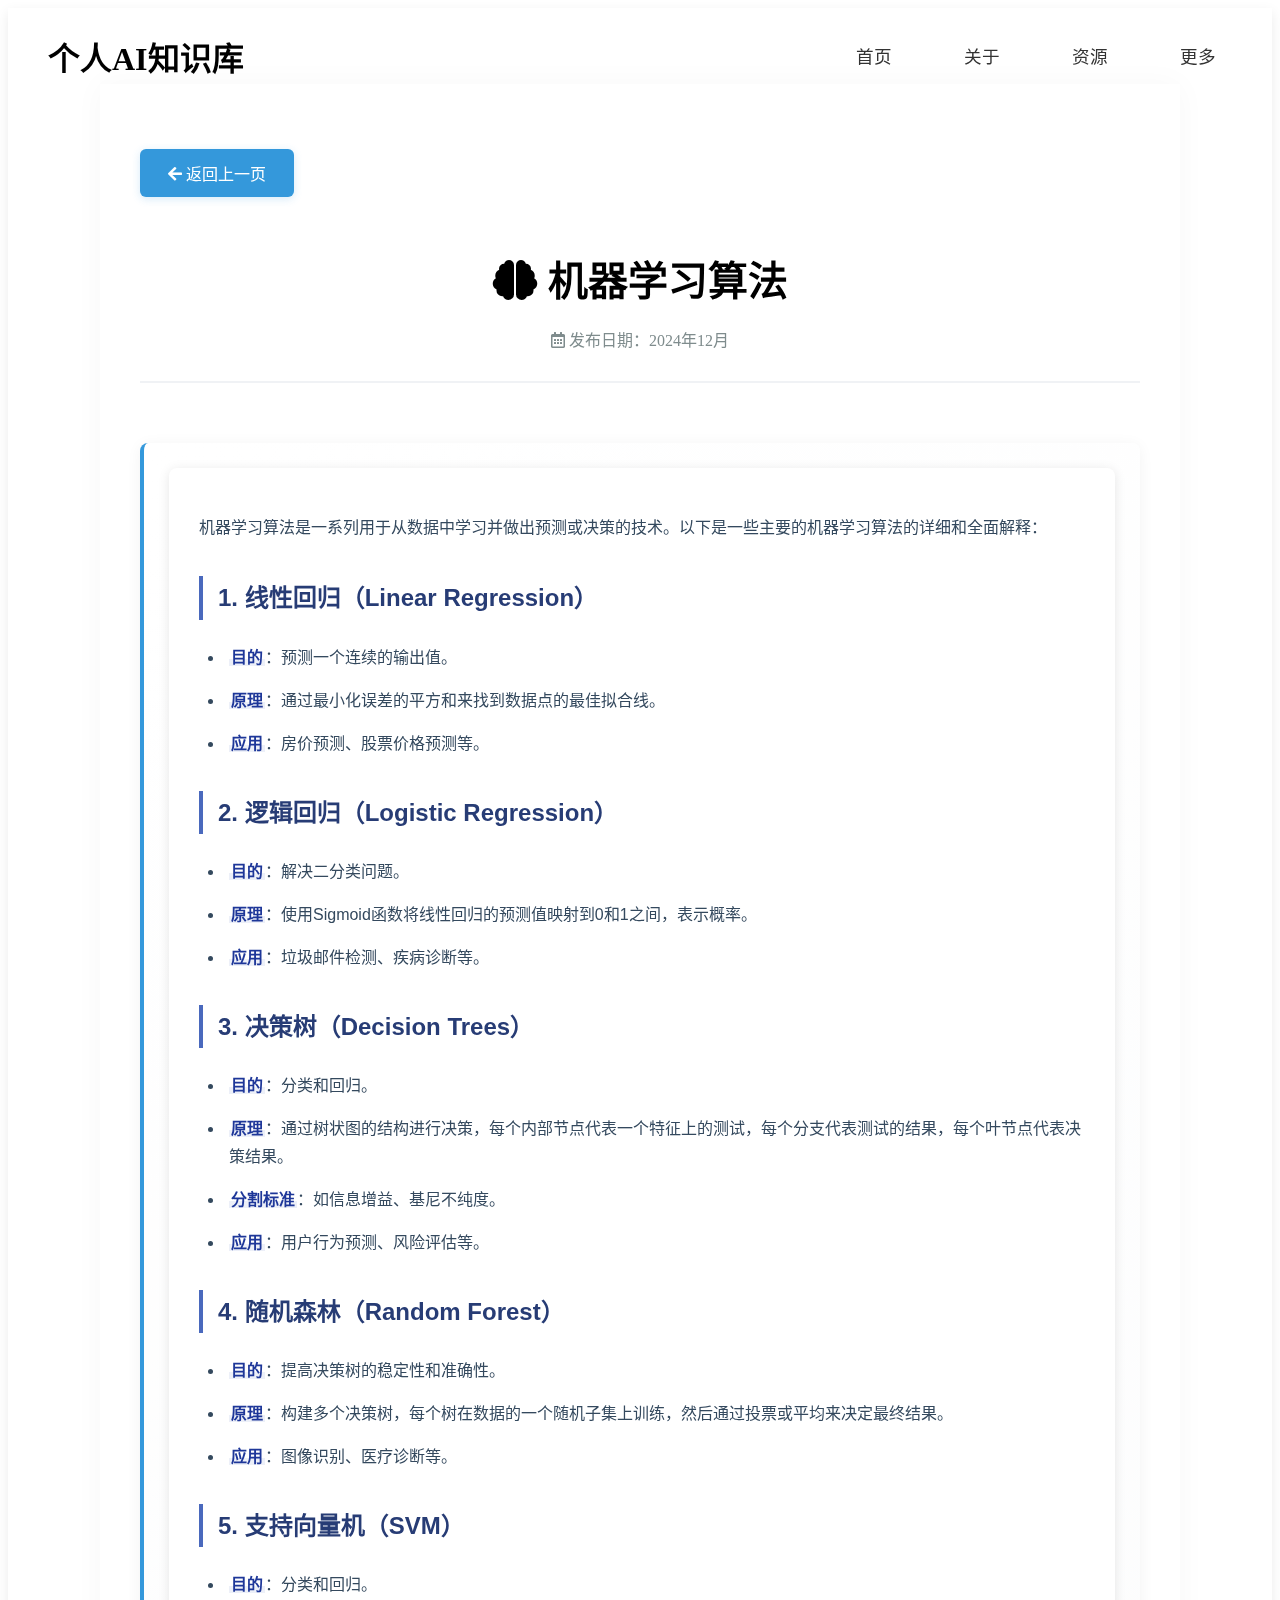
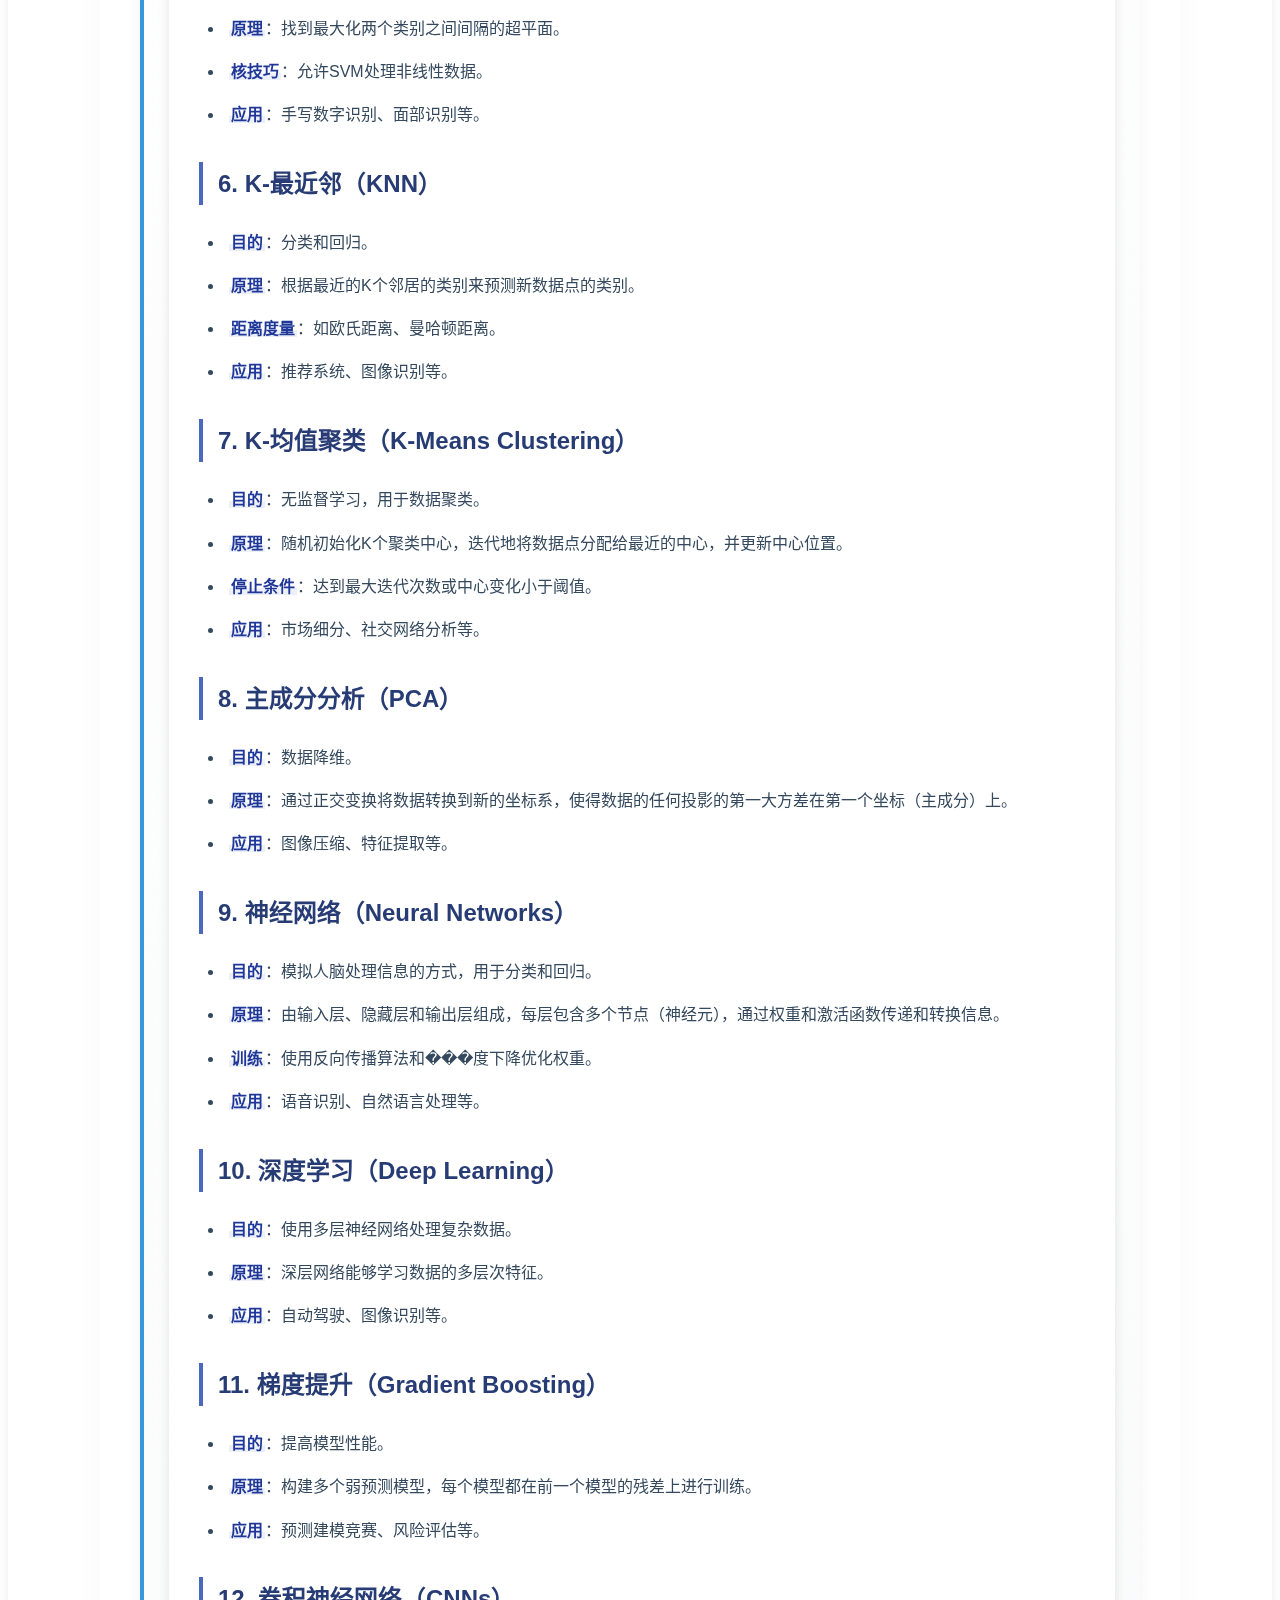
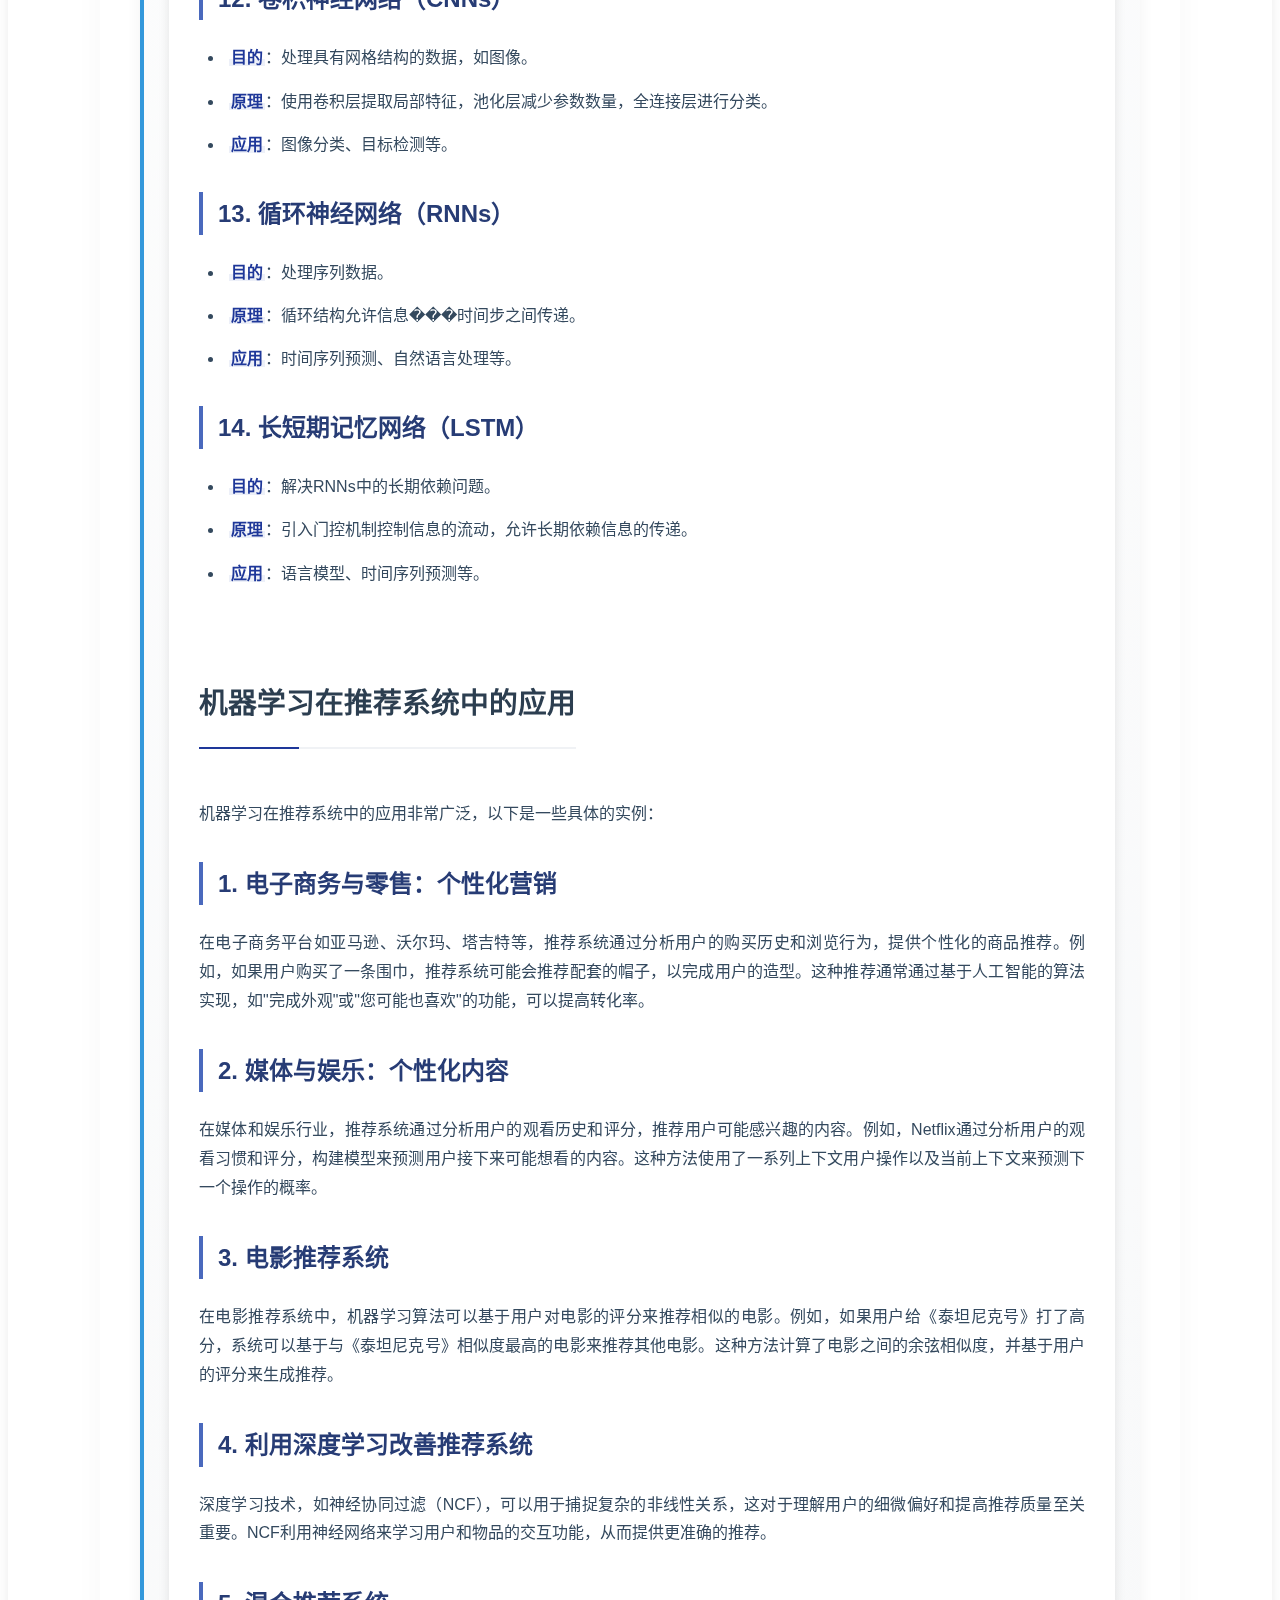
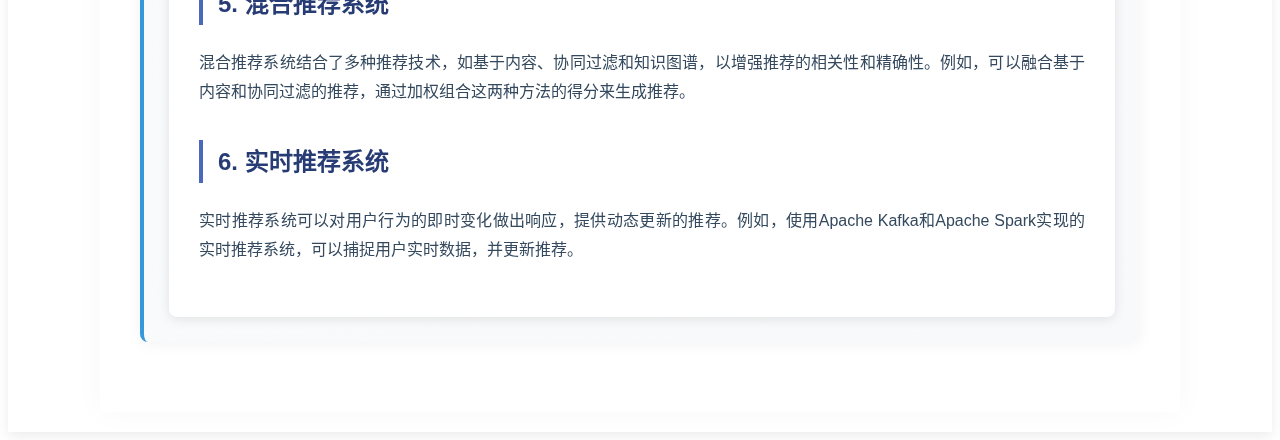
<file: index0302.html>
<!DOCTYPE html>
<html lang="zh-CN">
<head>
	<link rel="stylesheet" href="layout.css">
	<script src="https://cdn.staticfile.net/twitter-bootstrap/5.1.1/js/bootstrap.min.js"></script>
    <meta charset="UTF-8">
    <meta name="viewport" content="width=device-width, initial-scale=1.0">
    <title>机器学习 - 文章详情</title>
    <link rel="stylesheet" href="https://cdnjs.cloudflare.com/ajax/libs/font-awesome/5.15.4/css/all.min.css">
    <style>
.source-block {
    background: linear-gradient(145deg, #ffffff 0%, #f8f9fa 100%);
    border-left: 4px solid #3498db;
    padding: 25px;
    margin: 30px 0;
    border-radius: 8px;
    box-shadow: 0 2px 15px rgba(0,0,0,0.05);
}

.source-title {
    color: #495057;  
    margin: 0 0 12px 0;
    font-size: 16px;
    font-weight: 600;
}

.source-content {
    color: #495057;  
    font-size: 14px;
    line-height: 1.6;
}

.source-content a {
    color: #339af0; 
    text-decoration: none;
    transition: color 0.2s ease;
}

        .article-container {
            max-width: 1000px;
            margin: 0 auto;
            padding: 40px;
            background: #fff;
            box-shadow: 0 0 30px rgba(0,0,0,0.03);
        }
        
        .article-header {
            text-align: center;
            margin-bottom: 60px;
            padding-bottom: 30px;
            border-bottom: 2px solid #f0f2f5;
        }
.article-content {
    max-width: 1200px;
    margin: 0 auto;
    padding: 30px;
    font-family: "PingFang SC", "Microsoft YaHei", sans-serif;
    line-height: 1.8;
    color: #2c3e50;
    background: #ffffff;
    box-shadow: 0 2px 12px rgba(0, 0, 0, 0.1);
    border-radius: 8px;
}

.article-content h1 {
    font-size: 2.4em;
    color: #1e3799;
    margin-bottom: 1.2em;
    padding-bottom: 0.5em;
    border-bottom: 3px solid #4a69bd;
    text-align: center;
}

.article-content h2 {
    font-size: 1.8em;
    color: #2c3e50;
    margin: 2.5em 0 1.2em;
    padding-bottom: 0.6em;
    border-bottom: 2px solid #f0f2f5;
    position: relative;
}

.article-content h2::after {
    content: '';
    position: absolute;
    bottom: -2px;
    left: 0;
    width: 100px;
    height: 2px;
    background: #1e3799;
}

.article-content h3 {
    font-size: 1.5em;
    color: #273c75;
    margin: 1.4em 0 1em;
    padding-left: 15px;
    border-left: 4px solid #4a69bd;
}

.article-content p {
    margin-bottom: 1.4em;
    text-align: justify;
    line-height: 1.8;
    color: #34495e;
}

.article-content ul {
    padding-left: 25px;
    margin: 1.2em 0;
    color: #34495e;
}

.article-content li {
    margin-bottom: 1em;
    line-height: 1.7;
    position: relative;
    padding-left: 5px;
}

.article-content strong {
    color: #1e3799;
    font-weight: 600;
    background: linear-gradient(transparent 60%, rgba(74, 105, 189, 0.1) 40%);
    padding: 0 2px;
}

/* 添加鼠标悬停效果 */
.article-content h3:hover {
    color: #4a69bd;
    transition: color 0.3s ease;
}

/* 添加代码块样式 */
.article-content code {
    background: #f1f2f6;
    padding: 2px 6px;
    border-radius: 4px;
    color: #273c75;
    font-family: Consolas, Monaco, 'Courier New', monospace;
}

/* 添加引用样式 */
.article-content blockquote {
    margin: 20px 0;
    padding: 15px 20px;
    background: #f1f2f6;
    border-left: 4px solid #4a69bd;
    color: #2c3e50;
}

/* 添加表格样式 */
.article-content table {
    width: 100%;
    border-collapse: collapse;
    margin: 20px 0;
}

.article-content th,
.article-content td {
    padding: 12px;
    border: 1px solid #dcdde1;
    text-align: left;
}

.article-content th {
    background: #4a69bd;
    color: white;
}

.article-content tr:nth-child(even) {
    background: #f8f9fa;
}

/* 添加打印样式 */
@media print {
    .article-content {
        box-shadow: none;
        padding: 0;
    }
    
    .article-content h1 {
        color: #000;
    }
}

.article-content {
    line-height: 1.8;
}
        .article-section {
            margin-bottom: 30px;
        }
        
        .article-content {
            line-height: 1.8;
        }
        
        .article-section {
            margin-bottom: 30px;
        }
</style>

</head>
<body>
	 <header class="nav-area">
    <nav>
        <div class="logo">个人AI知识库</div>
        <ul class="nav-links">
            <li><a href="index.html">首页</a></li>
            <li><a href="index02.html">关于</a></li>
            <li><a href="index03.html">资源</a></li>
            <li><a href="#contact">更多</a></li>
        </ul>
    </nav>
    <div class="article-container">
        <a href="index03.html" class="back-button">
            <i class="fas fa-arrow-left"></i> 返回上一页
        </a>
        
        <article>
            <div class="article-header">
                <h1><i class="fas fa-brain"></i> 机器学习算法</h1>
                <div class="article-meta">
                    <span><i class="far fa-calendar-alt"></i> 发布日期：2024年12月</span>
                </div>
            </div>
            <div class="source-block">
            <div class="article-content">
    
    <p>机器学习算法是一系列用于从数据中学习并做出预测或决策的技术。以下是一些主要的机器学习算法的详细和全面解释：</p>

    <h3>1. 线性回归（Linear Regression）</h3>
    <ul>
        <li><strong>目的</strong>：预测一个连续的输出值。</li>
        <li><strong>原理</strong>：通过最小化误差的平方和来找到数据点的最佳拟合线。</li>
        <li><strong>应用</strong>：房价预测、股票价格预测等。</li>
    </ul>
	<h3>2. 逻辑回归（Logistic Regression）</h3>
    <ul>
        <li><strong>目的</strong>：解决二分类问题。</li>
        <li><strong>原理</strong>：使用Sigmoid函数将线性回归的预测值映射到0和1之间，表示概率。</li>
        <li><strong>应用</strong>：垃圾邮件检测、疾病诊断等。</li>
    </ul>
    <h3>3. 决策树（Decision Trees）</h3>
    <ul>
        <li><strong>目的</strong>：分类和回归。</li>
        <li><strong>原理</strong>：通过树状图的结构进行决策，每个内部节点代表一个特征上的测试，每个分支代表测试的结果，每个叶节点代表决策结果。</li>
		<li><strong>分割标准</strong>：如信息增益、基尼不纯度。</li>
        <li><strong>应用</strong>：用户行为预测、风险评估等。</li>
    </ul>
	<h3>4. 随机森林（Random Forest）</h3>
    <ul>
        <li><strong>目的</strong>：提高决策树的稳定性和准确性。</li>
        <li><strong>原理</strong>：构建多个决策树，每个树在数据的一个随机子集上训练，然后通过投票或平均来决定最终结果。 </li>
        <li><strong>应用</strong>：图像识别、医疗诊断等。</li>
    </ul>
	 <h3>5. 支持向量机（SVM）</h3>
    <ul>
        <li><strong>目的</strong>：分类和回归。</li>
        <li><strong>原理</strong>：找到最大化两个类别之间间隔的超平面。</li>
		<li><strong>核技巧</strong>：允许SVM处理非线性数据。</li>
        <li><strong>应用</strong>：手写数字识别、面部识别等。</li>
    </ul>
	<h3>6. K-最近邻（KNN）</h3>
    <ul>
        <li><strong>目的</strong>：分类和回归。</li>
        <li><strong>原理</strong>：根据最近的K个邻居的类别来预测新数据点的类别。</li>
		<li><strong>距离度量</strong>：如欧氏距离、曼哈顿距离。</li>
        <li><strong>应用</strong>：推荐系统、图像识别等。</li>
    </ul>
	<h3>7. K-均值聚类（K-Means Clustering）</h3>
    <ul>
        <li><strong>目的</strong>：无监督学习，用于数据聚类。</li>
        <li><strong>原理</strong>：随机初始化K个聚类中心，迭代地将数据点分配给最近的中心，并更新中心位置。</li>
		<li><strong>停止条件</strong>：达到最大迭代次数或中心变化小于阈值。</li>
        <li><strong>应用</strong>：市场细分、社交网络分析等。</li>
    </ul>
	<h3>8. 主成分分析（PCA）</h3>
    <ul>
        <li><strong>目的</strong>：数据降维。</li>
        <li><strong>原理</strong>：通过正交变换将数据转换到新的坐标系，使得数据的任何投影的第一大方差在第一个坐标（主成分）上。</li>
        <li><strong>应用</strong>：图像压缩、特征提取等。</li>
    </ul>
	<h3>9. 神经网络（Neural Networks）</h3>
    <ul>
        <li><strong>目的</strong>：模拟人脑处理信息的方式，用于分类和回归。</li>
        <li><strong>原理</strong>：由输入层、隐藏层和输出层组成，每层包含多个节点（神经元），通过权重和激活函数传递和转换信息。</li>
		<li><strong>训练</strong>：使用反向传播算法和���度下降优化权重。</li>
        <li><strong>应用</strong>：语音识别、自然语言处理等。</li>
    </ul>
	<h3>10. 深度学习（Deep Learning）</h3>
    <ul>
        <li><strong>目的</strong>：使用多层神经网络处理复杂数据。</li>
        <li><strong>原理</strong>：深层网络能够学习数据的多层次特征。</li>
        <li><strong>应用</strong>：自动驾驶、图像识别等。</li>
    </ul>
	<h3>11. 梯度提升（Gradient Boosting）</h3>
    <ul>
        <li><strong>目的</strong>：提高模型性能。</li>
        <li><strong>原理</strong>：构建多个弱预测模型，每个模型都在前一个模型的残差上进行训练。</li>
        <li><strong>应用</strong>：预测建模竞赛、风险评估等。</li>
    </ul>
	<h3>12. 卷积神经网络（CNNs）</h3>
    <ul>
        <li><strong>目的</strong>：处理具有网格结构的数据，如图像。</li>
        <li><strong>原理</strong>：使用卷积层提取局部特征，池化层减少参数数量，全连接层进行分类。</li>
        <li><strong>应用</strong>：图像分类、目标检测等。</li>
    </ul>
	<h3>13. 循环神经网络（RNNs）</h3>
    <ul>
        <li><strong>目的</strong>：处理序列数据。</li>
        <li><strong>原理</strong>：循环结构允许信息���时间步之间传递。</li>
        <li><strong>应用</strong>：时间序列预测、自然语言处理等。</li>
    </ul>
	<h3>14. 长短期记忆网络（LSTM）</h3>
    <ul>
        <li><strong>目的</strong>：解决RNNs中的长期依赖问题。</li>
        <li><strong>原理</strong>：引入门控机制控制信息的流动，允许长期依赖信息的传递。</li>
        <li><strong>应用</strong>：语言模型、时间序列预测等。</li>
    </ul>
	
    <h2>机器学习在推荐系统中的应用</h2>
    <p>机器学习在推荐系统中的应用非常广泛，以下是一些具体的实例：</p>
    <h3>1. 电子商务与零售：个性化营销</h3>
    <p>在电子商务平台如亚马逊、沃尔玛、塔吉特等，推荐系统通过分析用户的购买历史和浏览行为，提供个性化的商品推荐。例如，如果用户购买了一条围巾，推荐系统可能会推荐配套的帽子，以完成用户的造型。这种推荐通常通过基于人工智能的算法实现，如"完成外观"或"您可能也喜欢"的功能，可以提高转化率。</p>
    <h3>2. 媒体与娱乐：个性化内容</h3>
    <p>在媒体和娱乐行业，推荐系统通过分析用户的观看历史和评分，推荐用户可能感兴趣的内容。例如，Netflix通过分析用户的观看习惯和评分，构建模型来预测用户接下来可能想看的内容。这种方法使用了一系列上下文用户操作以及当前上下文来预测下一个操作的概率。</p>
    <h3>3. 电影推荐系统</h3>
    <p>在电影推荐系统中，机器学习算法可以基于用户对电影的评分来推荐相似的电影。例如，如果用户给《泰坦尼克号》打了高分，系统可以基于与《泰坦尼克号》相似度最高的电影来推荐其他电影。这种方法计算了电影之间的余弦相似度，并基于用户的评分来生成推荐。</p>
    <h3>4. 利用深度学习改善推荐系统</h3>
    <p>深度学习技术，如神经协同过滤（NCF），可以用于捕捉复杂的非线性关系，这对于理解用户的细微偏好和提高推荐质量至关重要。NCF利用神经网络来学习用户和物品的交互功能，从而提供更准确的推荐。</p>
    <h3>5. 混合推荐系统</h3>
    <p>混合推荐系统结合了多种推荐技术，如基于内容、协同过滤和知识图谱，以增强推荐的相关性和精确性。例如，可以融合基于内容和协同过滤的推荐，通过加权组合这两种方法的得分来生成推荐。</p>
    <h3>6. 实时推荐系统</h3>
    <p>实时推荐系统可以对用户行为的即时变化做出响应，提供动态更新的推荐。例如，使用Apache Kafka和Apache Spark实现的实时推荐系统，可以捕捉用户实时数据，并更新推荐。</p>	
</div>
 </div>
        </article>
    </div>
</body>
</html>
</file>
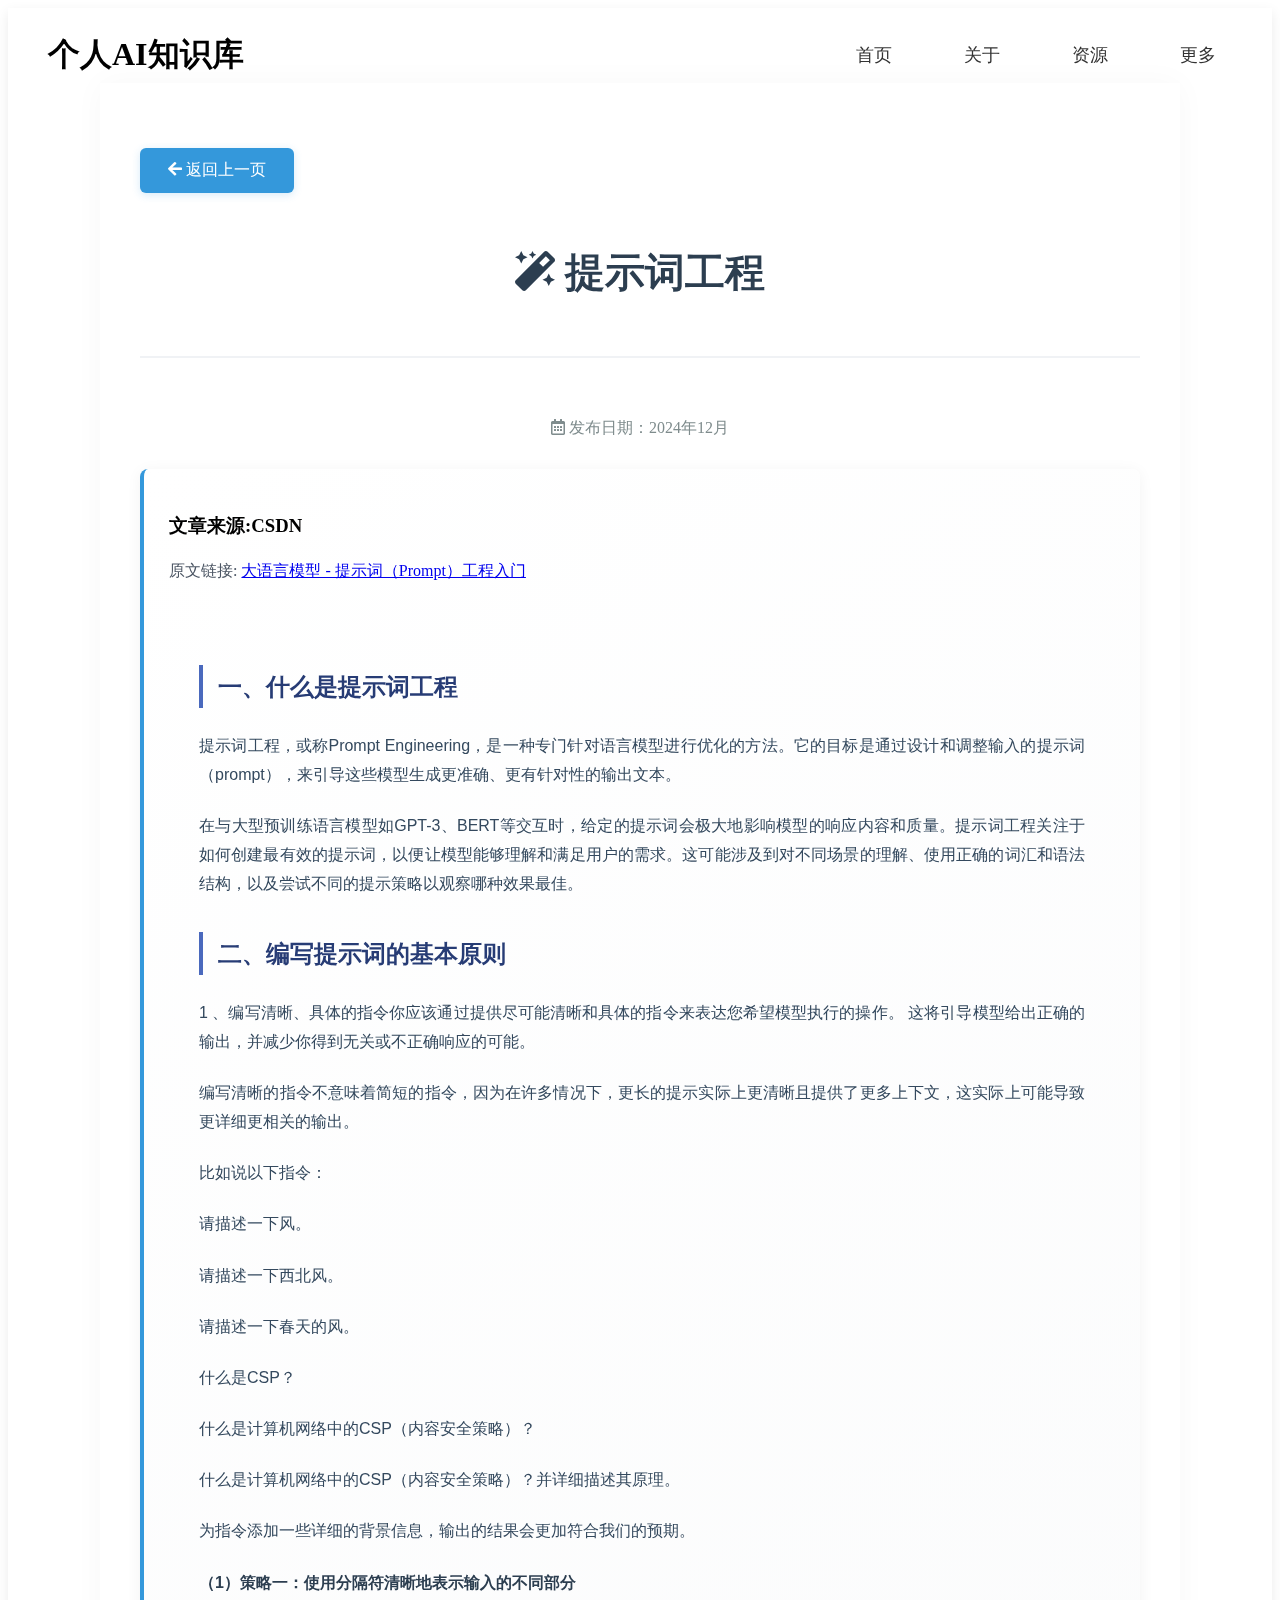
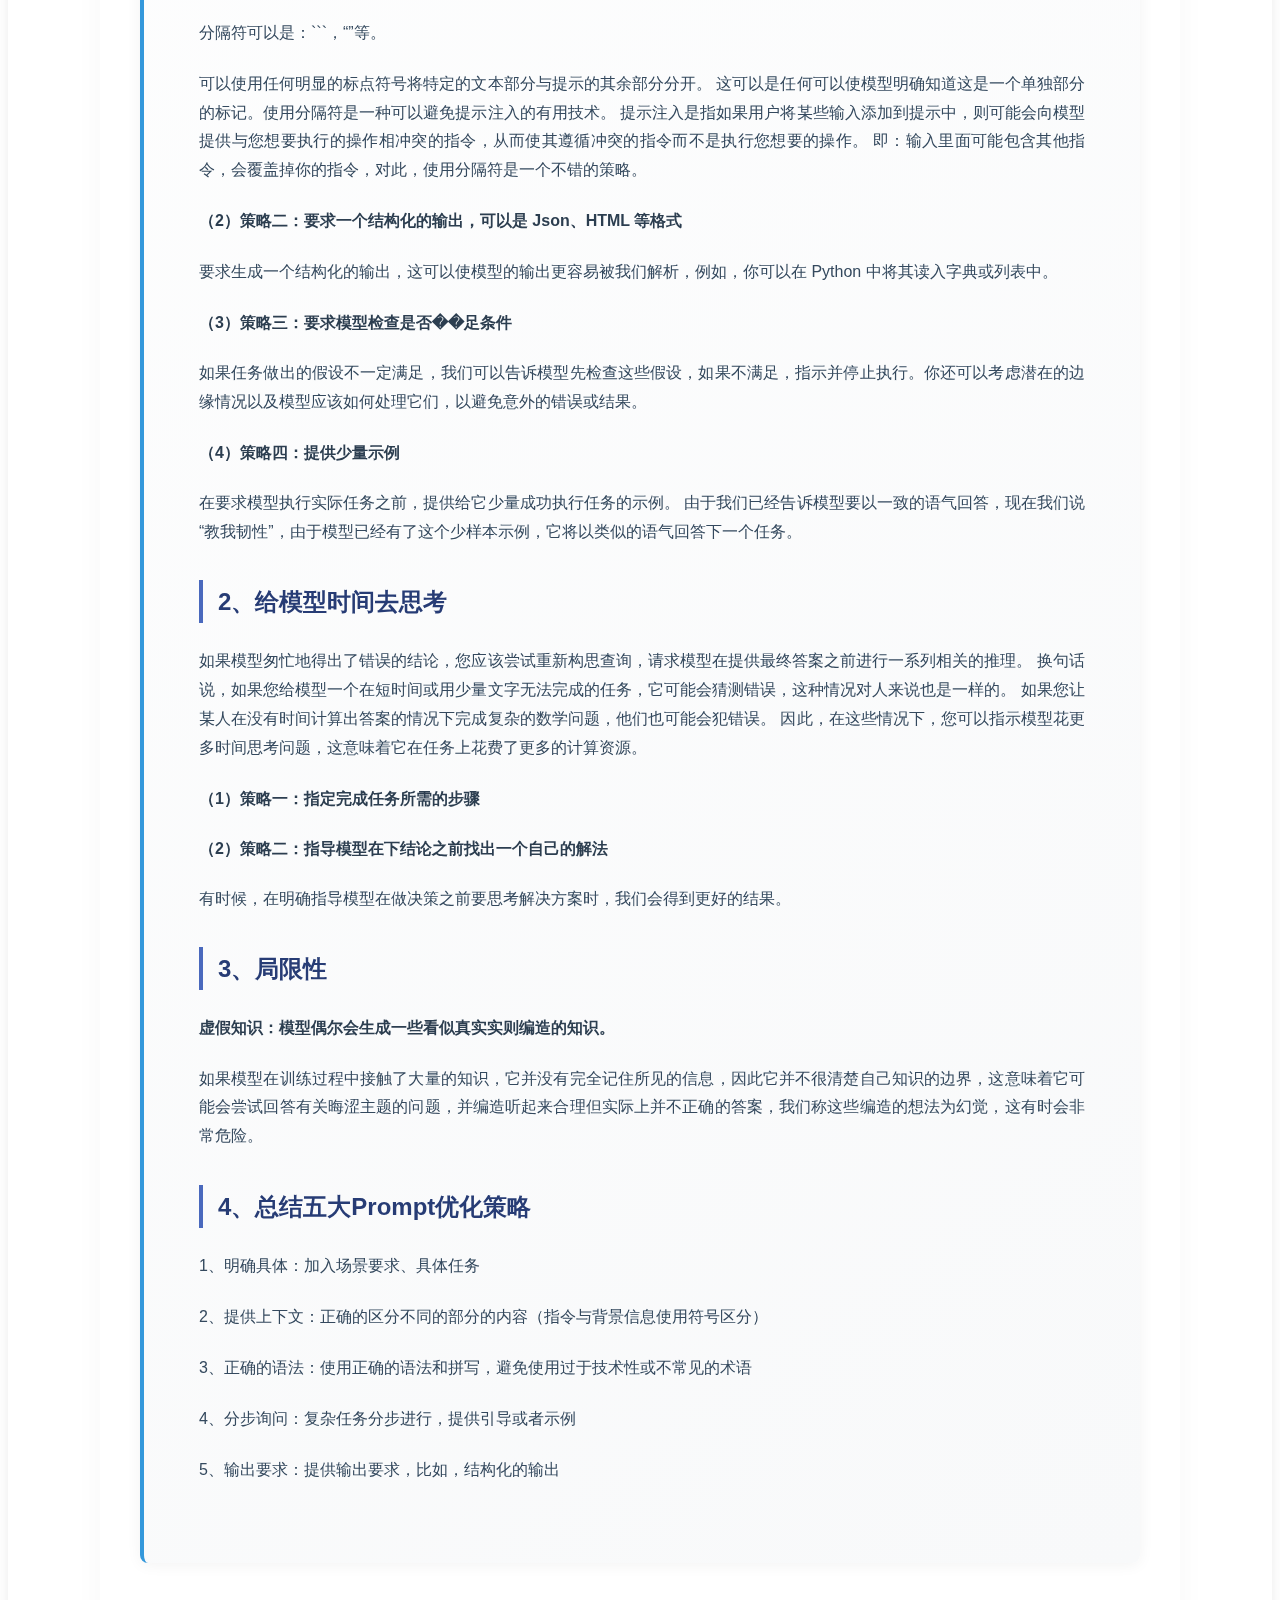
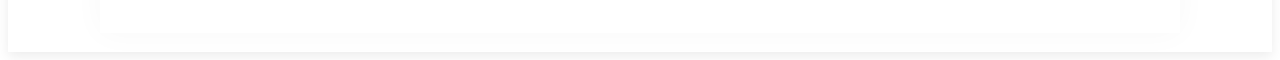
<file: index0303.html>
<!doctype html>
<html>
<head>
<meta charset="utf-8">
<title>提示词工程 — 文章详情</title>
	<link rel="stylesheet" href="layout.css">
	<script src="https://cdn.staticfile.net/twitter-bootstrap/5.1.1/js/bootstrap.min.js"></script>
    <meta charset="UTF-8">
    <meta name="viewport" content="width=device-width, initial-scale=1.0">
    <link rel="stylesheet" href="https://cdnjs.cloudflare.com/ajax/libs/font-awesome/5.15.4/css/all.min.css">
	<style>
        .article-header {
            text-align: center;
            margin-bottom: 60px;
            padding-bottom: 30px;
            border-bottom: 2px solid #f0f2f5;
        }
		
.article-container {
    max-width: 1000px;
    margin: 0 auto;
    padding: 40px;
    background: #fff;
    box-shadow: 0 0 30px rgba(0,0,0,0.03);
}

.source-header {
    display: flex;
    justify-content: space-between;
    align-items: center;
    padding: 20px;
    border-bottom: 1px solid #eef2f7;
}

.source-badge {
    background: linear-gradient(135deg, #6366f1, #8b5cf6);
    color: white;
    padding: 6px 12px;
    border-radius: 20px;
    font-weight: 600;
    font-size: 14px;
    letter-spacing: 0.5px;
}

.source-link a {
    color: #6366f1;
    text-decoration: none;
    display: flex;
    align-items: center;
    gap: 8px;
    font-weight: 500;
    transition: all 0.3s ease;
}

.source-link a:hover {
    color: #4f46e5;
    transform: translateX(3px);
}

.section-title {
    display: flex;
    align-items: center;
    gap: 16px;
    margin: 40px 0 24px;
}

.title-number {
    font-size: 24px;
    font-weight: 700;
    color: #6366f1;
    opacity: 0.8;
}

.title-text {
    font-size: 24px;
    color: #1f2937;
    font-weight: 600;
}

.content-paragraph {
    line-height: 1.8;
    color: #4b5563;
    margin-bottom: 20px;
}

.principle-card {
    display: flex;
    gap: 20px;
    background: #f8fafc;
    padding: 24px;
    border-radius: 12px;
    margin-bottom: 20px;
    transition: all 0.3s ease;
}

.principle-card:hover {
    transform: translateY(-2px);
    box-shadow: 0 8px 20px rgba(0, 0, 0, 0.05);
}

.principle-number {
    font-size: 32px;
    font-weight: 700;
    color: #6366f1;
    opacity: 0.5;
}

.principle-content h4 {
    color: #1f2937;
    font-size: 18px;
    font-weight: 600;
    margin-bottom: 12px;
}

.principle-content p {
    color: #4b5563;
    line-height: 1.7;
}

/* 添加动画效果 */
@keyframes fadeIn {
    from { opacity: 0; transform: translateY(20px); }
    to { opacity: 1; transform: translateY(0); }
}

.content-section {
    animation: fadeIn 0.6s ease-out forwards;
}
/* 暗色模式支持 */
@media (prefers-color-scheme: dark) {
    .article-container {
        background: #1a1a1a;
    }

    .section-title .title-text {
        color: #e5e7eb;
    }

    .content-paragraph {
        color: #9ca3af;
    }

    .principle-card {
        background: #262626;
    }

    .principle-content h4 {
        color: #e5e7eb;
    }

    .principle-content p {
        color: #9ca3af;
    }
}

/* 文章容器基础样式 */
.article-container {
    max-width: 1000px;
    margin: 0 auto;
    padding: 40px;
    background: #fff;
    box-shadow: 0 0 30px rgba(0,0,0,0.03);
}

/* 文章头部样式 */
.article-header {
    text-align: center;
    margin-bottom: 60px;
    padding-bottom: 30px;
    border-bottom: 2px solid #f0f2f5;
}

.article-header h1 {
    color: #2c3e50;
    font-size: 2.5em;
    margin-bottom: 25px;
    line-height: 1.4;
}

.article-meta {
    color: #7f8c8d;
    font-size: 1em;
}

/* 文章内容样式 */
.article-content {
    max-width: 1000px;
    margin: 0 auto;
    padding: 30px;
    font-family: "PingFang SC", "Microsoft YaHei", sans-serif;
    line-height: 1.8;
    color: #2c3e50;
}

/* 标题样式 */
.article-content h2 {
    color: #2c3e50;
    font-size: 1.8em;
    margin: 2.5em 0 1.2em;
    padding-bottom: 0.6em;
    border-bottom: 2px solid #f0f2f5;
}

.article-content h3 {
    font-size: 1.5em;
    color: #273c75;
    margin: 1.4em 0 1em;
    padding-left: 15px;
    border-left: 4px solid #4a69bd;
}

/* 段落样式 */
.article-content p {
    margin-bottom: 1.4em;
    text-align: justify;
    line-height: 1.8;
    color: #34495e;
}

/* 列表样式 */
.article-content ul {
    padding-left: 2em;
    margin-bottom: 1.4em;
    background: #f8f9fa;
    padding: 20px 40px;
    border-radius: 6px;
}

.article-content li {
    margin-bottom: 0.8em;
    line-height: 1.7;
    position: relative;
    padding-left: 5px;
}

/* 强调文本样式 */
.article-content strong {
    color: #1e3799;
    font-weight: 600;
    background: linear-gradient(transparent 60%, rgba(74, 105, 189, 0.1) 40%);
    padding: 0 2px;
}

/* 引用块样式 */
.source-block {
    background: linear-gradient(145deg, #ffffff 0%, #f8f9fa 100%);
    border-left: 4px solid #3498db;
    padding: 25px;
    margin: 30px 0;
    border-radius: 8px;
    box-shadow: 0 2px 15px rgba(0,0,0,0.05);
}

/* 返回按钮样式 */
.back-button {
    display: inline-block;
    margin: 25px 0;
    padding: 12px 28px;
    background-color: #3498db;
    color: white;
    text-decoration: none;
    border-radius: 6px;
    transition: all 0.3s ease;
    box-shadow: 0 2px 8px rgba(52,152,219,0.2);
}

.back-button:hover {
    background-color: #2980b9;
    transform: translateY(-2px);
    box-shadow: 0 4px 12px rgba(52,152,219,0.3);
}

/* 悬停效果 */
.article-content h3:hover {
    color: #4a69bd;
    transition: color 0.3s ease;
}
	</style>
</head>

<body>
	<header class="nav-area">
    <nav>
        <div class="logo">个人AI知识库</div>
        <ul class="nav-links">
            <li><a href="index.html">首页</a></li>
            <li><a href="index02.html">关于</a></li>
            <li><a href="index03.html">资源</a></li>
            <li><a href="#contact">更多</a></li>
        </ul>
    </nav>
    <div class="article-container">
        <a href="index03.html" class="back-button">
            <i class="fas fa-arrow-left"></i> 返回上一页
        </a>
        
     <article>
         <div class="article-header">
                <h1><i class="fas fa-magic"></i> 提示词工程</h1>
		 </div>
             <div class="article-meta">
                    <span><i class="far fa-calendar-alt"></i> 发布日期：2024年12月</span></div>
			<div class="source-block">
				<h3 class="source-title">文章来源:CSDN</h3>
				<div class="source-content">
					<p>原文链接: <a href="https://blog.csdn.net/A_art_xiang/article/details/140945703" target="_blank">大语言模型 - 提示词（Prompt）工程入门</a></p>
				</div>
						<div class="article-content">
						<h3>一、什么是提示词工程</h3>
							<p>提示词工程，或称Prompt Engineering，是一种专门针对语言模型进行优化的方法。它的目标是通过设计和调整输入的提示词（prompt），来引导这些模型生成更准确、更有针对性的输出文本。
							<p>在与大型预训练语言模型如GPT-3、BERT等交互时，给定的提示词会极大地影响模型的响应内容和质量。提示词工程关注于如何创建最有效的提示词，以便让模型能够理解和满足用户的需求。这可能涉及到对不同场景的理解、使用正确的词汇和语法结构，以及尝试不同的提示策略以观察哪种效果最佳。
							<h3>二、编写提示词的基本原则</h3>
							<p>1 、编写清晰、具体的指令你应该通过提供尽可能清晰和具体的指令来表达您希望模型执行的操作。 这将引导模型给出正确的输出，并减少你得到无关或不正确响应的可能。
							<p>编写清晰的指令不意味着简短的指令，因为在许多情况下，更长的提示实际上更清晰且提供了更多上下文，这实际上可能导致更详细更相关的输出。
							<p>比如说以下指令：
							<p>请描述一下风。
							<p>请描述一下西北风。
							<p>请描述一下春天的风。
							<p>什么是CSP？<p>什么是计算机网络中的CSP（内容安全策略）？<p>什么是计算机网络中的CSP（内容安全策略）？并详细描述其原理。<p>为指令添加一些详细的背景信息，输出的结果会更加符合我们的预期。
							<h4>（1）策略一：使用分隔符清晰地表示输入的不同部分</h4>
							<p>分隔符可以是：```，“”等。
							<p>可以使用任何明显的标点符号将特定的文本部分与提示的其余部分分开。 这可以是任何可以使模型明确知道这是一个单独部分的标记。使用分隔符是一种可以避免提示注入的有用技术。 提示注入是指如果用户将某些输入添加到提示中，则可能会向模型提供与您想要执行的操作相冲突的指令，从而使其遵循冲突的指令而不是执行您想要的操作。 即：输入里面可能包含其他指令，会覆盖掉你的指令，对此，使用分隔符是一个不错的策略。
							<h4>（2）策略二：要求一个结构化的输出，可以是 Json、HTML 等格式</h4>
							<p>要求生成一个结构化的输出，这可以使模型的输出更容易被我们解析，例如，你可以在 Python 中将其读入字典或列表中。
							<h4>（3）策略三：要求模型检查是否��足条件</h4>
							<p>如果任务做出的假设不一定满足，我们可以告诉模型先检查这些假设，如果不满足，指示并停止执行。你还可以考虑潜在的边缘情况以及模型应该如何处理它们，以避免意外的错误或结果。 
							<h4>（4）策略四：提供少量示例</h4>
							<p>在要求模型执行实际任务之前，提供给它少量成功执行任务的示例。 由于我们已经告诉模型要以一致的语气回答，现在我们说“教我韧性”，由于模型已经有了这个少样本示例，它将以类似的语气回答下一个任务。
							<h3>2、给模型时间去思考</h3>
							<p>如果模型匆忙地得出了错误的结论，您应该尝试重新构思查询，请求模型在提供最终答案之前进行一系列相关的推理。 换句话说，如果您给模型一个在短时间或用少量文字无法完成的任务，它可能会猜测错误，这种情况对人来说也是一样的。 如果您让某人在没有时间计算出答案的情况下完成复杂的数学问题，他们也可能会犯错误。 因此，在这些情况下，您可以指示模型花更多时间思考问题，这意味着它在任务上花费了更多的计算资源。
							<h4>（1）策略一：指定完成任务所需的步骤</h4>
							<h4>（2）策略二：指导模型在下结论之前找出一个自己的解法</h4>
							<p>有时候，在明确指导模型在做决策之前要思考解决方案时，我们会得到更好的结果。
							<h3>3、局限性</h3>
							<h4>虚假知识：模型偶尔会生成一些看似真实实则编造的知识。</h4>
							<p>如果模型在训练过程中接触了大量的知识，它并没有完全记住所见的信息，因此它并不很清楚自己知识的边界，这意味着它可能会尝试回答有关晦涩主题的问题，并编造听起来合理但实际上并不正确的答案，我们称这些编造的想法为幻觉，这有时会非常危险。
							<h3>4、总结五大Prompt优化策略</h3>
							<p>1、明确具体：加入场景要求、具体任务<p>2、提供上下文：正确的区分不同的部分的内容（指令与背景信息使用符号区分）<p>3、正确的语法：使用正确的语法和拼写，避免使用过于技术性或不常见的术语<p>4、分步询问：复杂任务分步进行，提供引导或者示例<p>5、输出要求：提供输出要求，比如，结构化的输出
                		</div>
            	
			</div>
	</article>
</body>
</html>
</file>
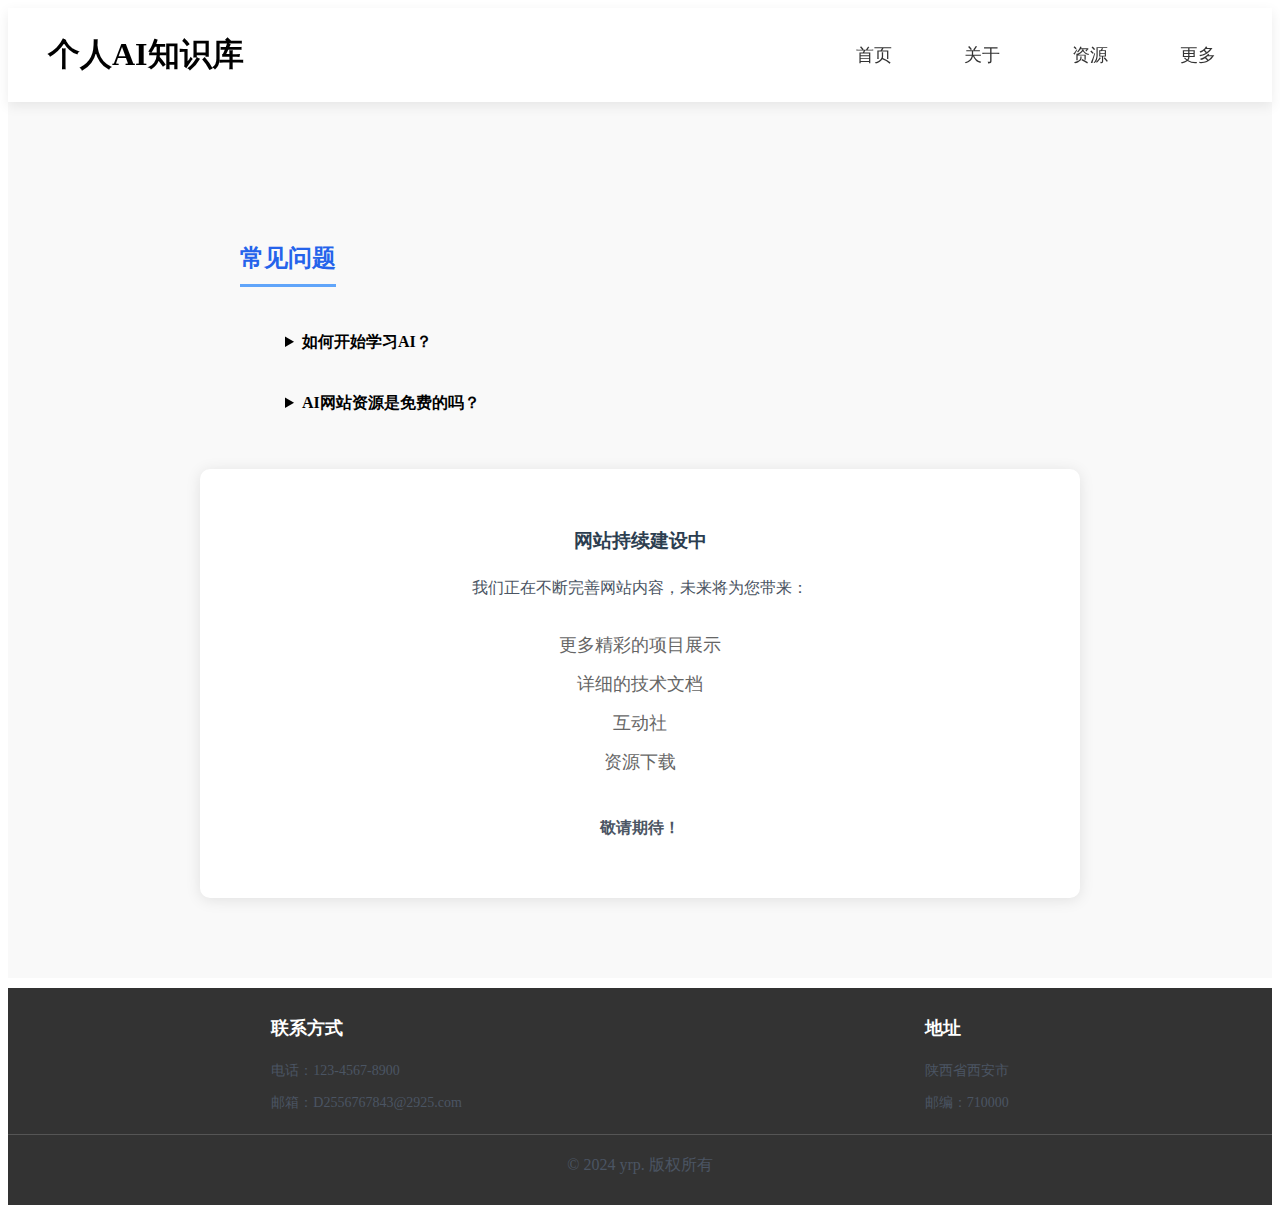
<file: index04.html>
<!doctype html>
<html>
<head>
<meta charset="utf-8">
<title>更多</title>
	<script src="https://cdn.staticfile.net/twitter-bootstrap/5.1.1/js/bootstrap.min.js"></script>
<link rel="stylesheet" href="layout.css">
<style>
.faq-section {
    margin: 40px auto;
    max-width: 800px;
    padding: 0 20px;
}

.faq-list details {
    margin: 10px 20px;
    padding: 15px 25px;
    background: #f9f9f9;
    border-radius: 4px;
}

.faq-list summary {
    cursor: pointer;
    font-weight: bold;
}

.learning-steps {
    padding: 30px;
    line-height: 2;
    background: #ffffff;
    border-radius: 12px;
    box-shadow: 0 4px 8px rgba(0,0,0,0.15);
    margin: 20px 0;
}

.learning-steps ol {
    padding-left: 30px;
    counter-reset: item;
}

.learning-steps ol > li {
    margin-bottom: 20px;
    color: #1a1a1a;
    font-weight: 600;
    font-size: 1.1em;
    padding: 10px 15px;
    background: #f5f7fa;
    border-radius: 8px;
}

.learning-steps ul {
    padding-left: 25px;
    margin: 15px 0;
}

.learning-steps ul li {
    margin: 10px 0;
    color: #444;
    list-style-type: none;
    position: relative;
    padding: 5px 0;
}

.learning-steps ul li:before {
    content: "→";
    color: #2196F3;
    font-weight: bold;
    position: absolute;
    left: -20px;
}

.learning-steps ol > li:nth-child(1) {
    border-left: 5px solid #90CAF9;  
    background: #F8FBFE;
}
.learning-steps ol > li:nth-child(2) {
    border-left: 5px solid #64B5F6; 
    background: #F5F9FD;
}
.learning-steps ol > li:nth-child(3) {
    border-left: 5px solid #42A5F5;  
    background: #F1F7FC;
}
.learning-steps ol > li:nth-child(4) {
    border-left: 5px solid #2196F3; 
    background: #EEF6FB;
}

.learning-steps li {
    padding-left: 15px;
    margin-left: 5px;
    transition: all 0.3s ease;
}

.learning-steps li:hover {
    transform: translateX(8px);
    background-color: rgba(33, 150, 243, 0.1);
}

.learning-steps ul li {
    font-size: 0.95em;
    border-radius: 4px;
    transition: all 0.3s ease;
}

.learning-steps ul li:hover {
    background-color: #f0f7ff;
    padding-left: 10px;
}
</style>
</head>

<body>
	<header class="nav-area">
    <nav>
        <div class="logo">个人AI知识库</div>
        <ul class="nav-links">
            <li><a href="index.html" target="content">首页</a></li>
            <li><a href="index02.html">关于</a></li>
            <li><a href="index03.html">资源</a></li>
            <li><a href="index04.html">更多</a></li>
        </ul>
    </nav>
</header>
	<section id="contact" class="more-section">
    <div class="container">

        <div class="faq-section">
            <h2>常见问题</h2>
            <div class="faq-list">
                <details>
                    <summary>如何开始学习AI？</summary>
                    <div class="learning-steps">
                        <ol>
                            <li>先学基础数学知识：
                                <ul>
                                    <li>线性代数</li>
                                    <li>概率论</li>
                                    <li>微积分</li>
                                </ul>
                            </li>
                            <li>掌握编程语言Python</li>
                            <li>了解AI基本概念：
                                <ul>
                                    <li>机器学习</li>
                                    <li>深度学习</li>
                                    <li>强化学习</li>
                                </ul>
                            </li>
                            <li>尝试简单实践项目：
                                <ul>
                                    <li>鸢尾花分类</li>
                                    <li>手写数字识别</li>
                                </ul>
                            </li>
                        </ol>
                    </div>
                </details>
                <details>
                    <summary>AI网站资源是免费的吗？</summary>
                    <div class="learning-steps">
                        <p>大部分基础资源都是免费的，部分网站的高级内容可能需要付费访问。</p>
                    </div>
                </details>
            </div>
        </div>

        <!-- 原有的建设中内容可以保留 -->
        <div class="coming-soon-content">
            <div class="message">
                <h3>网站持续建设中</h3>
                <p>我们正在不断完善网站内容，未来将为您带来：</p>
                
                <ul class="future-features">
                    <li>更多精彩的项目展示</li>
                    <li>详细的技术文档</li>
                    <li>互动社</li>
                    <li>资源下载</li>
                </ul>
                
                <div class="stay-tuned">
                    <p>敬请期待！</p>
                </div>
            </div>
        </div>
    </div>
</section>
	<footer style="background-color: #333; color: white; padding: 10px 0; margin-top: 10px;">
    <div style="max-width: 1200px; margin: 0 auto; display: flex; justify-content: space-around;">
        <!-- 联系方式 -->
        <div class="footer-section">
            <h3>联系方式</h3>
            <p>电话：123-4567-8900</p>
            <p>邮箱：D2556767843@2925.com</p>
        </div>

        <!-- 地址信息 -->
        <div class="footer-section">
            <h3>地址</h3>
            <p>陕西省西安市</p>
            <p>邮编：710000</p>
        </div>
    </div>

    <!-- 版权信息 -->
    <div style="text-align: center; margin-top: 10px; padding-top: 0px; border-top: 1px solid #555;">
        <p>© 2024 yrp. 版权所有</p>
    </div>
</footer>
</body>
</html>
</file>
<file: layout.css>
@charset "utf-8";
/* CSS Document */
/* 导航区样式 */
.nav-area {
    background-color: #ffffff;
    box-shadow: 0 4px 12px rgba(0,0,0,0.08);
    padding: 1.2rem 2.5rem;
    position: sticky;
    top: 0;
    z-index: 1000;
    transition: all 0.3s ease;
}

.nav-area:hover {
    box-shadow: 0 6px 15px rgba(0,0,0,0.1);
}

nav {
    display: flex;
    justify-content: space-between;
    align-items: center;
    max-width: 1200px;
    margin: 0 auto;
}

.logo {
    font-size: clamp(1.5rem, 2vw + 1rem, 2rem);
    font-weight: bold;
    color: #000000;
    transition: transform 0.3s ease;
}

.logo:hover {
    transform: scale(1.05);
}

.nav-links {
    display: flex;
    list-style: none;
    gap: 2.5rem;
    align-items: center;
}

.nav-links a {
    text-decoration: none;
    color: #333;
    font-weight: 500;
    font-size: clamp(0.9rem, 1vw + 0.5rem, 1.1rem);
    padding: 0.5rem 1rem;
    border-radius: 6px;
    transition: all 0.3s ease;
    position: relative;
}

.nav-links a::after {
    content: '';
    position: absolute;
    bottom: 0;
    left: 50%;
    width: 0;
    height: 2px;
    background: #2563eb;
    transition: all 0.3s ease;
    transform: translateX(-50%);
}

.nav-links a:hover {
    color: #2563eb;
}

.nav-links a:hover::after {
    width: 100%;
}

.back-button {
    display: inline-block;
    margin: 25px 0;
    padding: 12px 28px;
    background-color: #3498db;
    color: white;
    text-decoration: none;
    border-radius: 6px;
    transition: all 0.3s ease;
    box-shadow: 0 2px 8px rgba(52,152,219,0.2);
}

.back-button:hover {
    background-color: #2980b9;
    transform: translateY(-2px);
    box-shadow: 0 4px 12px rgba(52,152,219,0.3);
}
.article-meta {
    color: #7f8c8d;
    font-size: 1em;
    text-align: center;
}

/* 图片展示区样式 */
.hero-slider {
    position: relative;
    width: 80%;
    overflow: hidden;
	display: block;
    margin: 0 auto;
}

.slider-container {
    display: flex;
    transition: transform 0.5s ease;
}

.slide {
    min-width: 100%;
}

.slide img {
    width: 100%;
    height: auto;
}

.slider-btn {
    position: absolute;
    top: 50%;
    transform: translateY(-50%);
    background: rgba(0, 0, 0, 0.5);
    color: white;
    border: none;
    padding: 10px 15px;
    cursor: pointer;
}

.prev {
    left: 10px;
}

.next {
    right: 10px;
}

.slider-dots {
    position: absolute;
    bottom: 20px;
    left: 50%;
    transform: translateX(-50%);
}

.dot {
    display: inline-block;
    width: 10px;
    height: 10px;
    margin: 0 5px;
    background: rgba(255, 255, 255, 0.5);
    border-radius: 50%;
    cursor: pointer;
}

.dot.active {
    background: white;
}

/* 简介区样式 */
.intro-section {
    max-width: 800px;
    margin: 4rem auto;
    text-align: center;
    padding: 0 1rem;
}

.intro-section h1 {
    font-size: 2.5rem;
    color: #333;
    margin-bottom: 1.5rem;
}

.intro-section p {
    font-size: 1.1rem;
    line-height: 1.6;
    color: #666;
}
.footer-section {
    padding: 0 20px;
}

.footer-section h3 {
    margin-bottom: 20px;
    font-size: 18px;
}

.footer-section p {
    margin: 10px 0;
    font-size: 14px;
    line-height: 1.6;
}

footer a {
    color: white;
    text-decoration: none;
}

footer a:hover {
    color: #ddd;
}

:root {
    --primary-color: #2563eb;
    --secondary-color: #3b82f6;
    --accent-color: #60a5fa;
    --gradient-start: #2563eb;
    --gradient-end: #60a5fa;
    --text-primary: #1a1a1a;
    --text-secondary: #4b5563;
    --bg-light: #f3f4f6;
}

.about-ai {
    max-width: 1200px;
    margin: 0 auto;
    padding: 40px 20px;
    background-color: var(--bg-light);
}

/* AI简介样式 */
.ai-intro {
    margin-bottom: 60px;
    background: linear-gradient(135deg, rgba(37,99,235,0.05) 0%, rgba(96,165,250,0.05) 100%);
    padding: 30px;
    border-radius: 15px;
}

/* 时间线样式 */
.timeline {
    margin: 30px 0;
    border-left: 3px solid var(--secondary-color);
    padding-left: 20px;
}

.timeline-item {
    margin-bottom: 20px;
    position: relative;
}

.timeline-item::before {
    content: '';
    position: absolute;
    left: -26px;
    top: 5px;
    width: 12px;
    height: 12px;
    border-radius: 50%;
    background: var(--accent-color);
    border: 3px solid var(--secondary-color);
}

.timeline-item .year {
    font-weight: bold;
    color: var(--primary-color);
    font-size: 1.2em;
}

/* AI分支卡片样式 */
.branch-cards {
    display: grid;
    grid-template-columns: repeat(auto-fit, minmax(300px, 1fr));
    gap: 30px;
    margin-top: 30px;
}

.branch-card img {
    display: block;
    margin: 0 auto;
}

.branch-card {
    background: #fff;
    border-radius: 15px;
    padding: 25px;
    box-shadow: 0 4px 20px rgba(37,99,235,0.1);
    transition: all 0.3s ease;
    border: 1px solid rgba(37,99,235,0.1);
}

.branch-card:hover {
    transform: translateY(-5px);
    box-shadow: 0 8px 25px rgba(37,99,235,0.2);
    border-color: var(--accent-color);
}

.branch-card h3 {
    color: var(--primary-color);
    position: relative;
    padding-bottom: 10px;
}

.branch-card h3::after {
    content: '';
    position: absolute;
    bottom: 0;
    left: 0;
    width: 50px;
    height: 3px;
    background: linear-gradient(to right, var(--gradient-start), var(--gradient-end));
    border-radius: 3px;
}

/* 标题样式 */
h1 {
    font-size: 2.5em;
    margin-bottom: 20px;
    text-align: center;
}
h2 {
    color: var(--primary-color);
    border-bottom: 3px solid var(--accent-color);
    padding-bottom: 10px;
    display: inline-block;
}
p {
    color: var(--text-secondary);
    line-height: 1.8;
    margin-bottom: 15px;
}

/* 添加按钮样式 */
.learn-more {
    display: inline-block;
    padding: 10px 25px;
    background: linear-gradient(135deg, var(--gradient-start), var(--gradient-end));
    color: white;
    border-radius: 25px;
    text-decoration: none;
    margin-top: 15px;
    transition: transform 0.3s ease, box-shadow 0.3s ease;
}

.learn-more:hover {
    transform: translateY(-2px);
    box-shadow: 0 5px 15px rgba(37,99,235,0.3);
}

/* 添加图片悬停效果 */
.branch-card img {
    transition: transform 0.3s ease;
}

.branch-card:hover img {
    transform: scale(1.05);
}

.tools-container {
    padding: 2rem;
    background: #f8f9fa;
}

.tool-category {
    margin-bottom: 3rem;
    background: white;
    border-radius: 16px;
    padding: 2rem;
    box-shadow: 0 4px 6px rgba(0, 0, 0, 0.05);
}

.category-header {
    display: flex;
    align-items: center;
    margin-bottom: 2rem;
    padding-bottom: 1rem;
    border-bottom: 2px solid #f0f0f0;
}

.category-header i {
    font-size: 1.8rem;
    margin-right: 1rem;
    color: #4a90e2;
}

.category-header h2 {
    font-size: 1.5rem;
    color: #2c3e50;
    margin: 0;
}

.tool-grid {
    display: grid;
    grid-template-columns: repeat(auto-fill, minmax(300px, 1fr));
    gap: 2rem;
}

.tool-card {
    background: white;
    border-radius: 12px;
    padding: 1.5rem;
    transition: transform 0.2s, box-shadow 0.2s;
    border: 1px solid #eee;
}

.tool-card:hover {
    transform: translateY(-5px);
    box-shadow: 0 8px 15px rgba(0, 0, 0, 0.1);
}

.tool-icon {
    width: 50px;
    height: 50px;
    background: #4a90e2;
    border-radius: 12px;
    display: flex;
    align-items: center;
    justify-content: center;
    margin-bottom: 1rem;
}

.tool-icon i {
    font-size: 1.5rem;
    color: white;
}

.tool-card h3 {
    font-size: 1.2rem;
    color: #2c3e50;
    margin: 1rem 0;
}

.tool-card p {
    color: #666;
    font-size: 0.9rem;
    line-height: 1.6;
    margin-bottom: 1.5rem;
}

.visit-btn {
    display: inline-flex;
    align-items: center;
    padding: 0.8rem 1.2rem;
    background: #4a90e2;
    color: white;
    text-decoration: none;
    border-radius: 8px;
    transition: background 0.2s;
}

.visit-btn:hover {
    background: #357abd;
}

.visit-btn i {
    margin-left: 0.5rem;
}
.more-section {
    padding: 80px 0;
    background-color: #f9f9f9;
}

.section-title {
    text-align: center;
    margin-bottom: 50px;
    color: #333;
}

.coming-soon-content {
    max-width: 800px;
    margin: 0 auto;
    text-align: center;
    padding: 40px;
    background: white;
    border-radius: 10px;
    box-shadow: 0 2px 15px rgba(0,0,0,0.1);
}

.message h3 {
    color: #2c3e50;
    margin-bottom: 20px;
}

.future-features {
    list-style: none;
    padding: 0;
    margin: 30px 0;
}

.future-features li {
    margin: 15px 0;
    color: #666;
    font-size: 1.1em;
}

.stay-tuned {
    margin-top: 40px;
    font-weight: bold;
    color: #2c3e50;
}
@media (max-width: 768px) {
    .tools-container {
        padding: 1rem;
    }
    
    .tool-category {
        padding: 1.5rem;
    }
    
    .tool-grid {
        grid-template-columns: 1fr;
    }
}

@media (max-width: 768px) {
    .nav-area {
        padding: 1rem 1.5rem;
    }
    
    nav {
        flex-direction: column;
        gap: 1rem;
    }
    
    .nav-links {
        flex-direction: column;
        gap: 1rem;
        width: 100%;
        text-align: center;
    }
    
    .nav-links a {
        display: block;
        padding: 0.8rem;
    }
}

@media (max-width: 480px) {
    .nav-area {
        padding: 0.8rem 1rem;
    }
    
    .logo {
        font-size: clamp(1.2rem, 1.5vw + 1rem, 1.5rem);
    }
    
    .nav-links a {
        font-size: clamp(0.8rem, 0.8vw + 0.5rem, 1rem);
    }
}
.article-section {
    margin-bottom: 1rem;
}

.section-title {
    font-size: 1.5rem;
    color: #2c3e50;
    margin-bottom: 1.5rem;
    padding-bottom: 0.5rem;
    border-bottom: 2px solid #4a90e2;
    display: flex;
    align-items: center;
    gap: 0.5rem;
}

.section-title i {
    color: #4a90e2;
}

.submission-card {
    background: linear-gradient(135deg, #f6f9fc 0%, #f1f4f8 100%);
    border: 1px dashed #4a90e2;
}

.action-buttons {
    display: flex;
    gap: 1rem;
    margin-top: 1.5rem;
}

.submit-btn {
    background-color: white;
    color: white;
    padding: 0.75rem 1.5rem;
    border-radius: 6px;
    text-decoration: none;
    transition: background-color 0.3s;
    display: flex;
    align-items: center;
    gap: 0.5rem;
}

.submit-btn:hover {
    background-color: #357abd;
}

.view-btn {
    color: #4a90e2;
    text-decoration: none;
    display: flex;
    align-items: center;
    gap: 0.5rem;
    padding: 0.75rem 0;
}

.view-btn:hover {
    color: #357abd;
}
</file>
